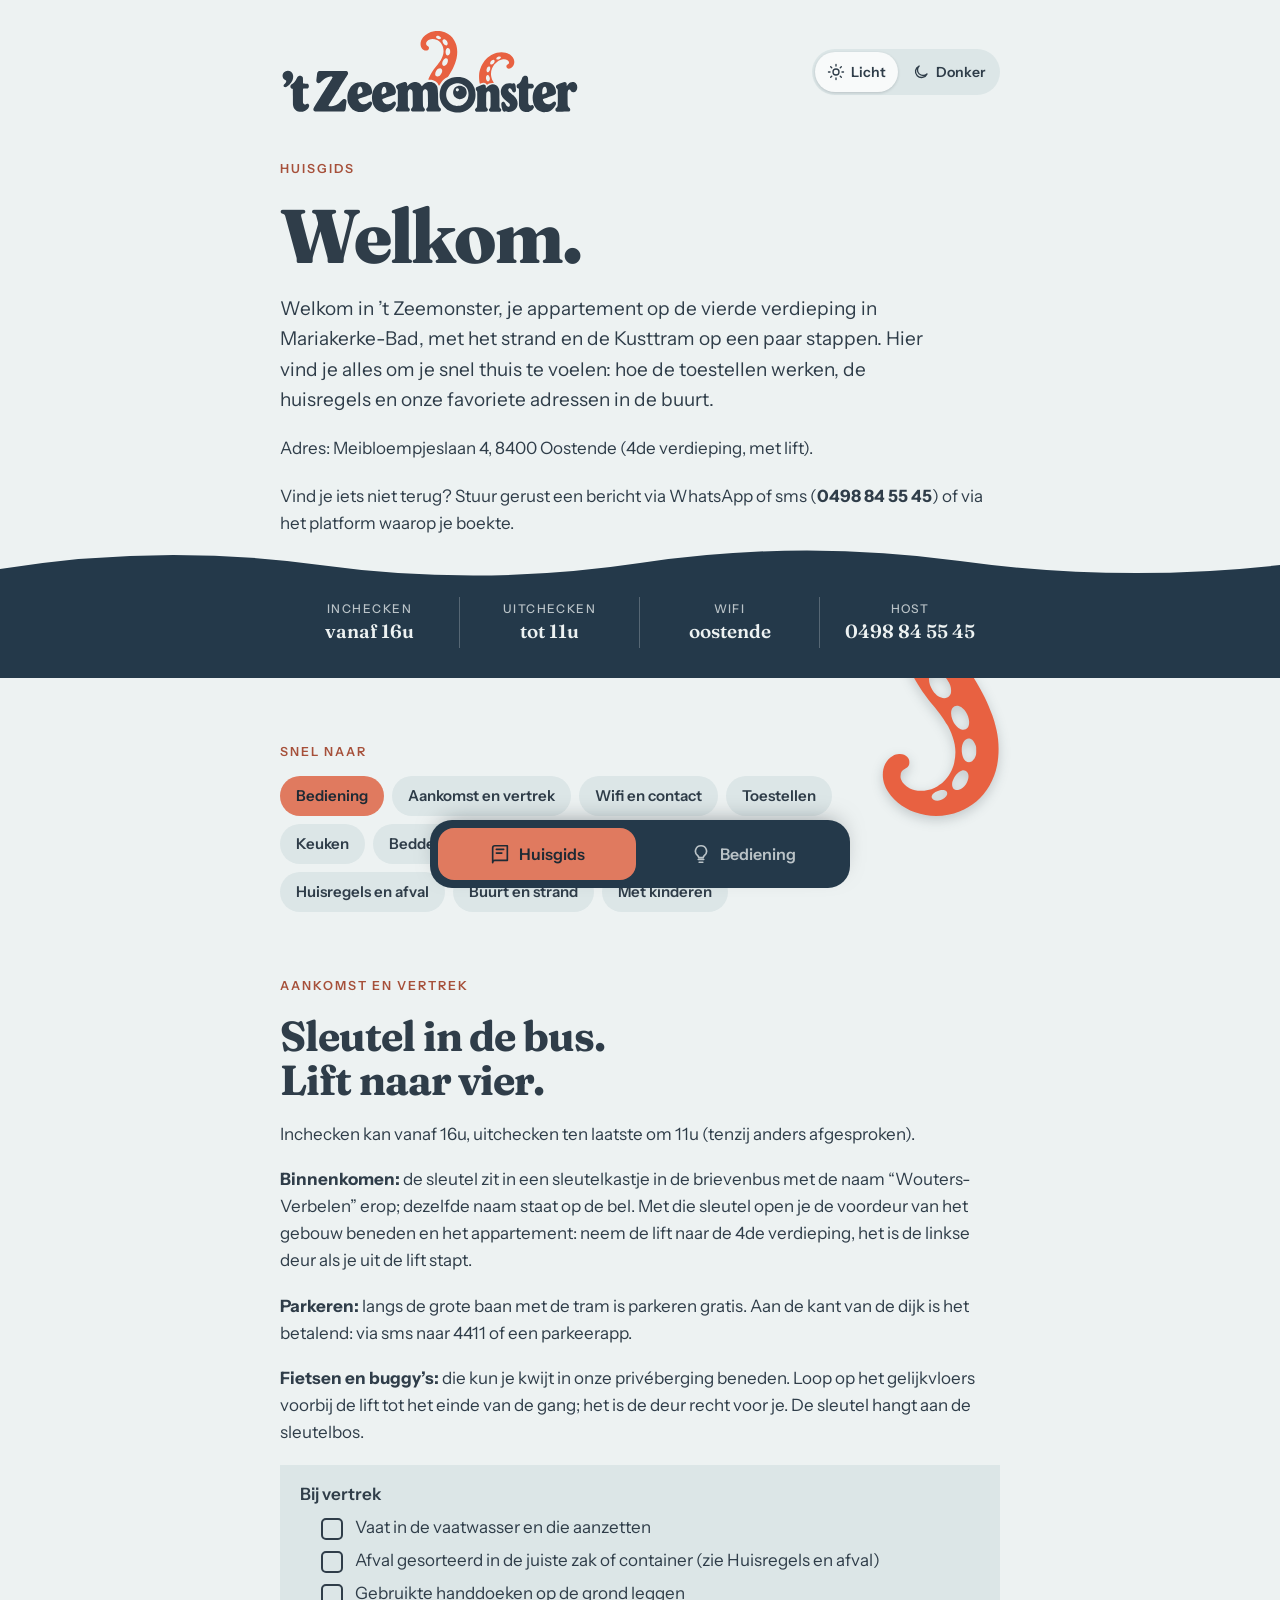
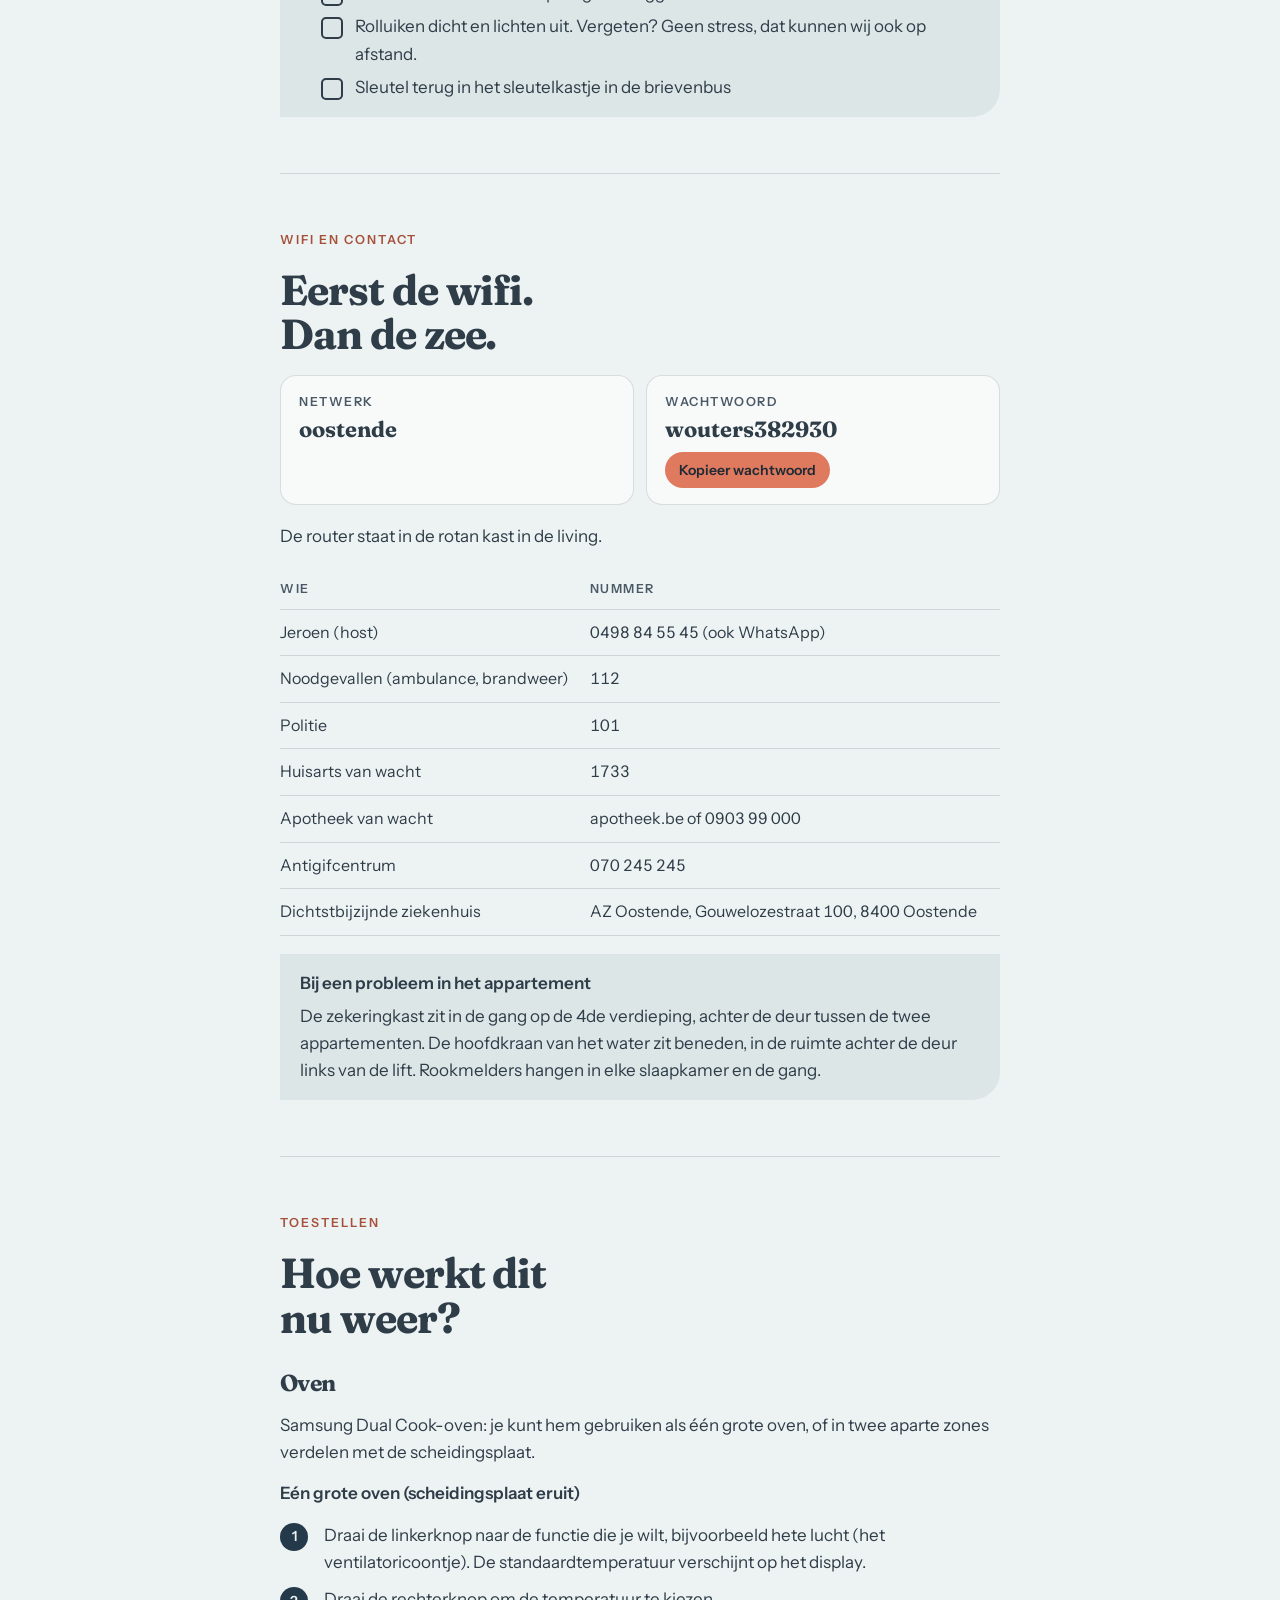
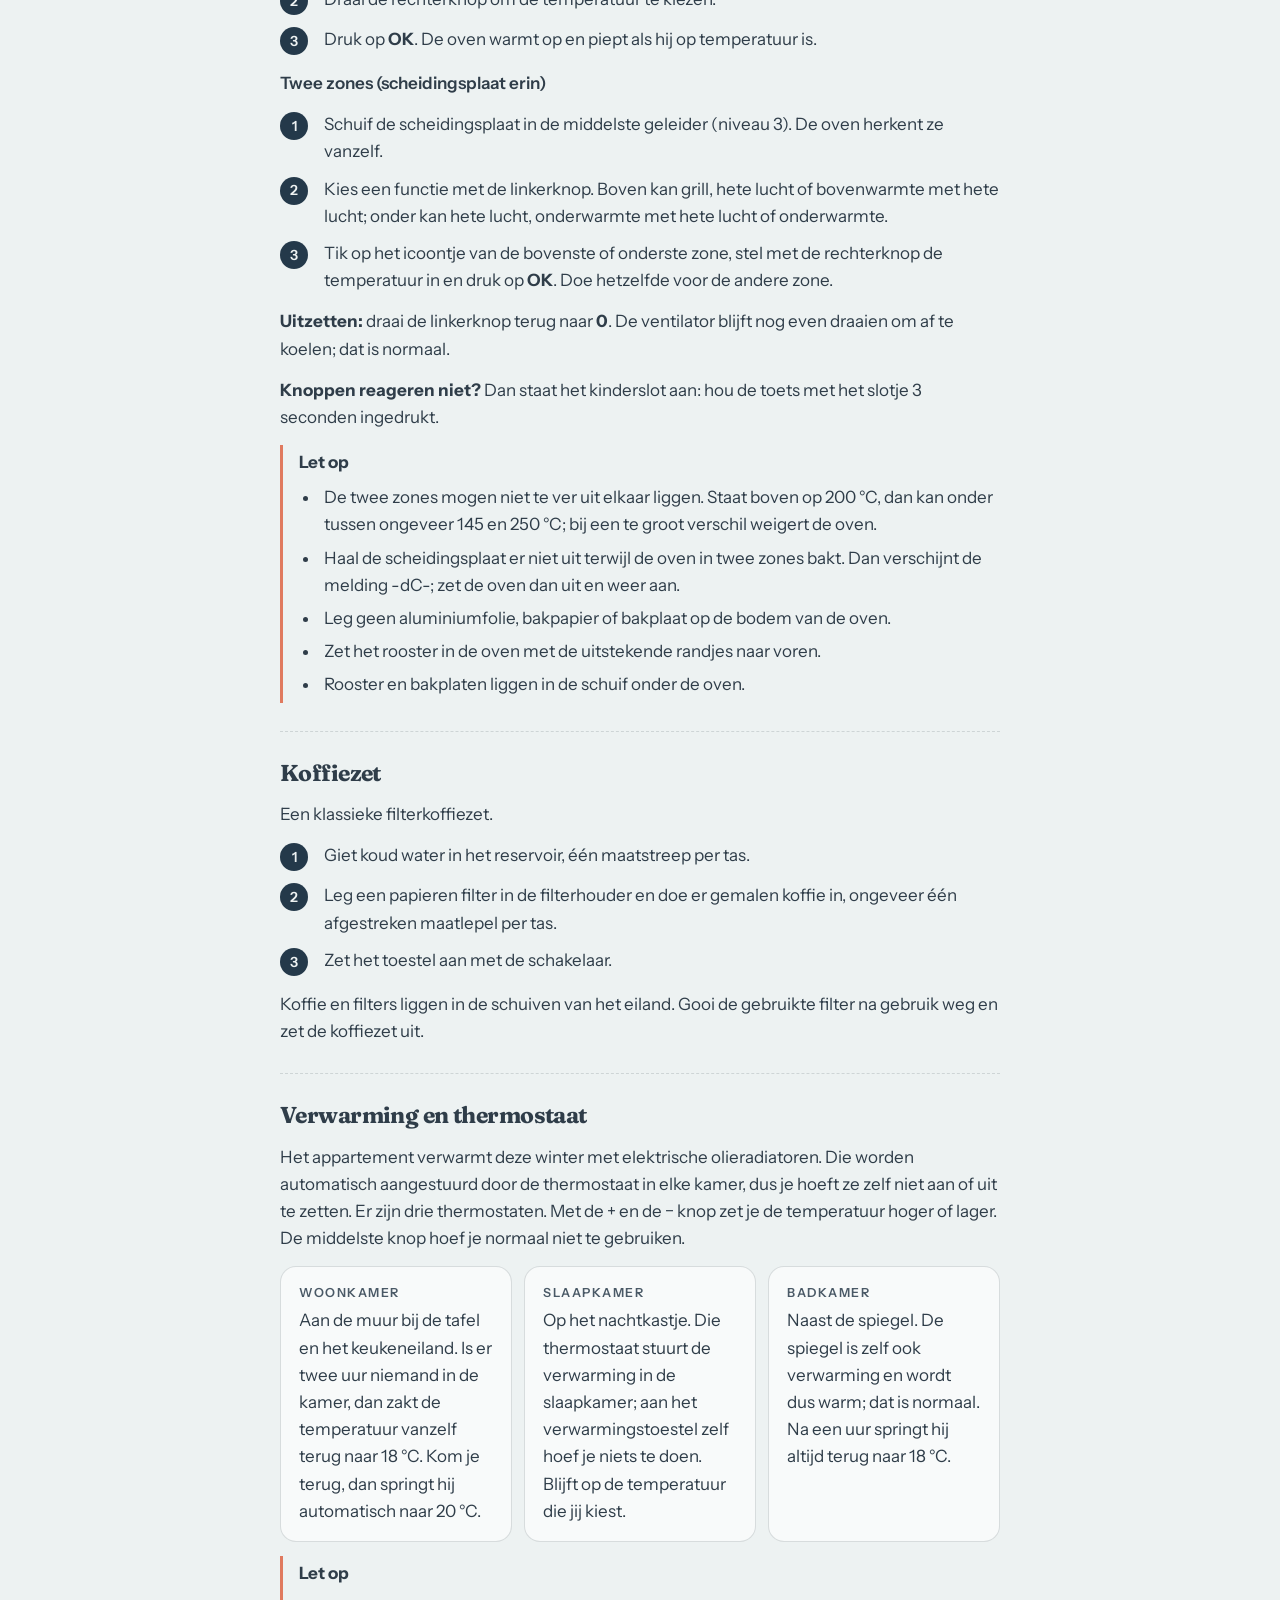
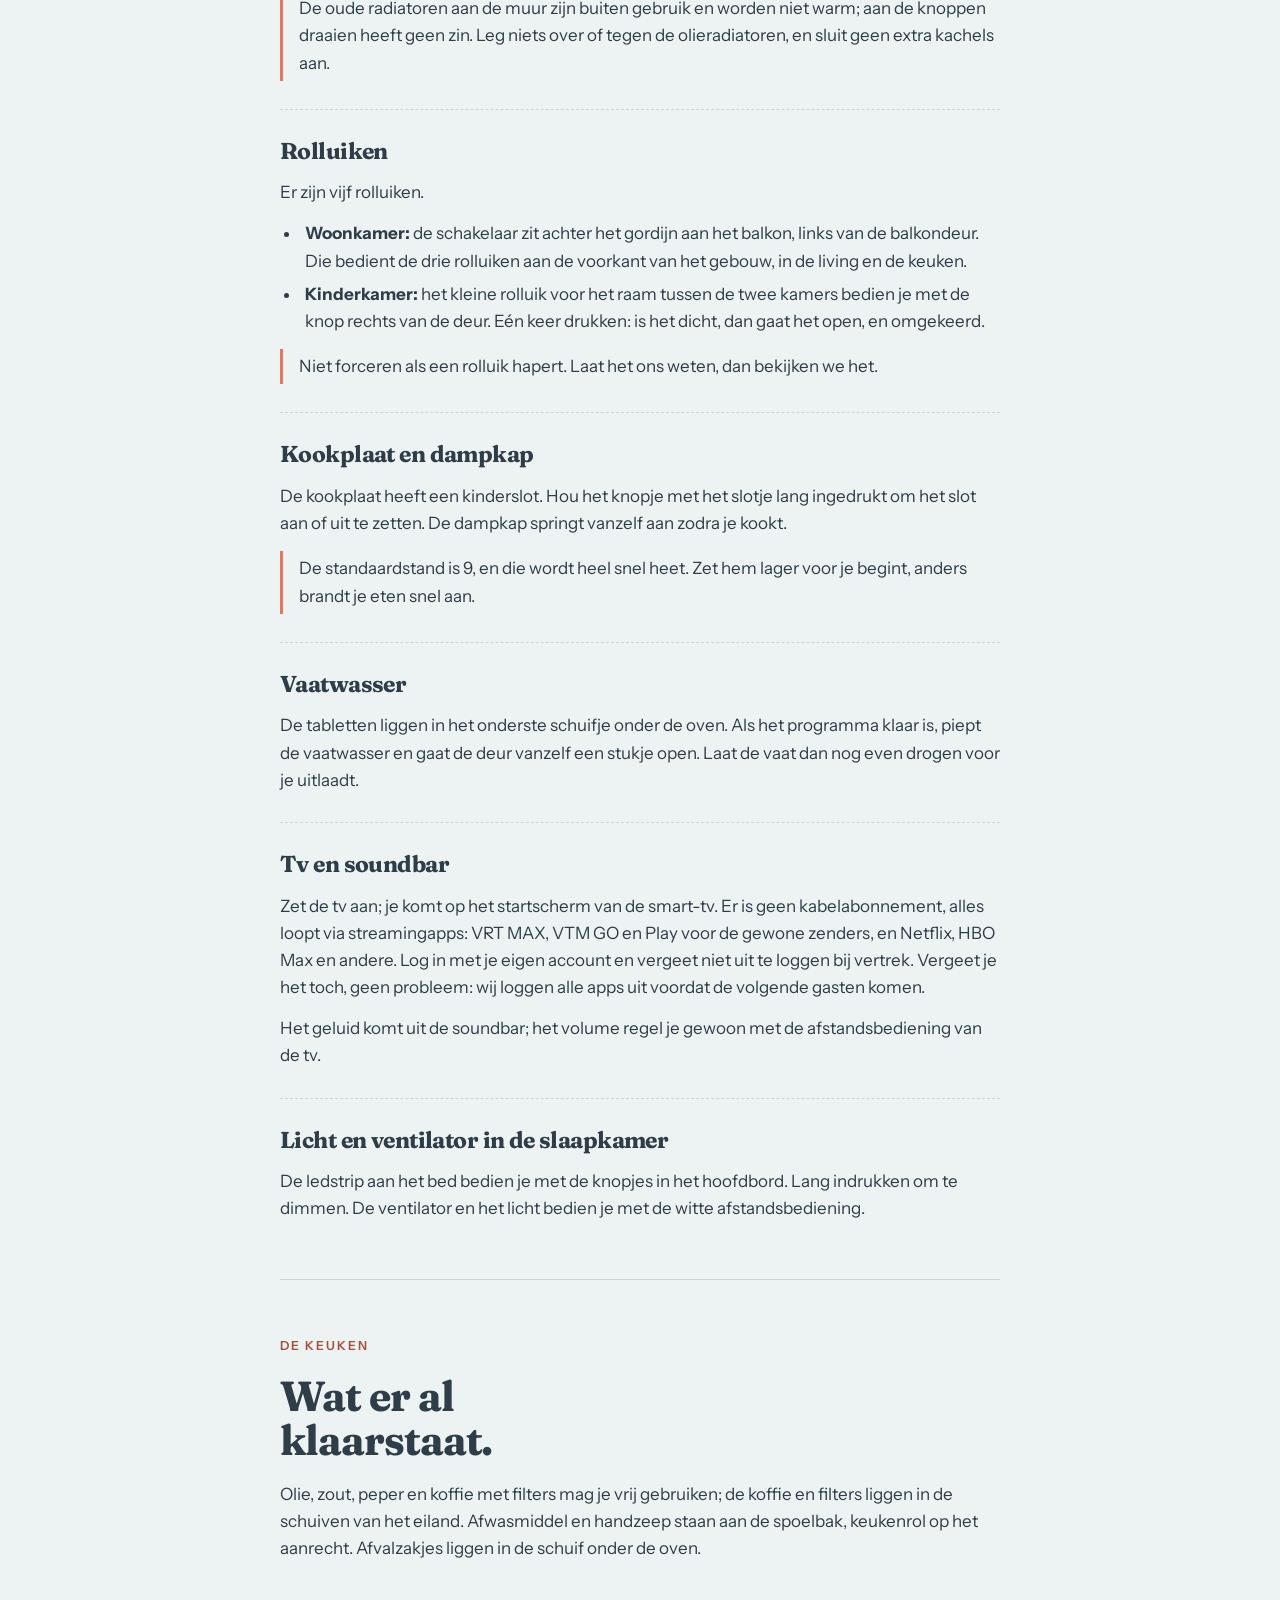
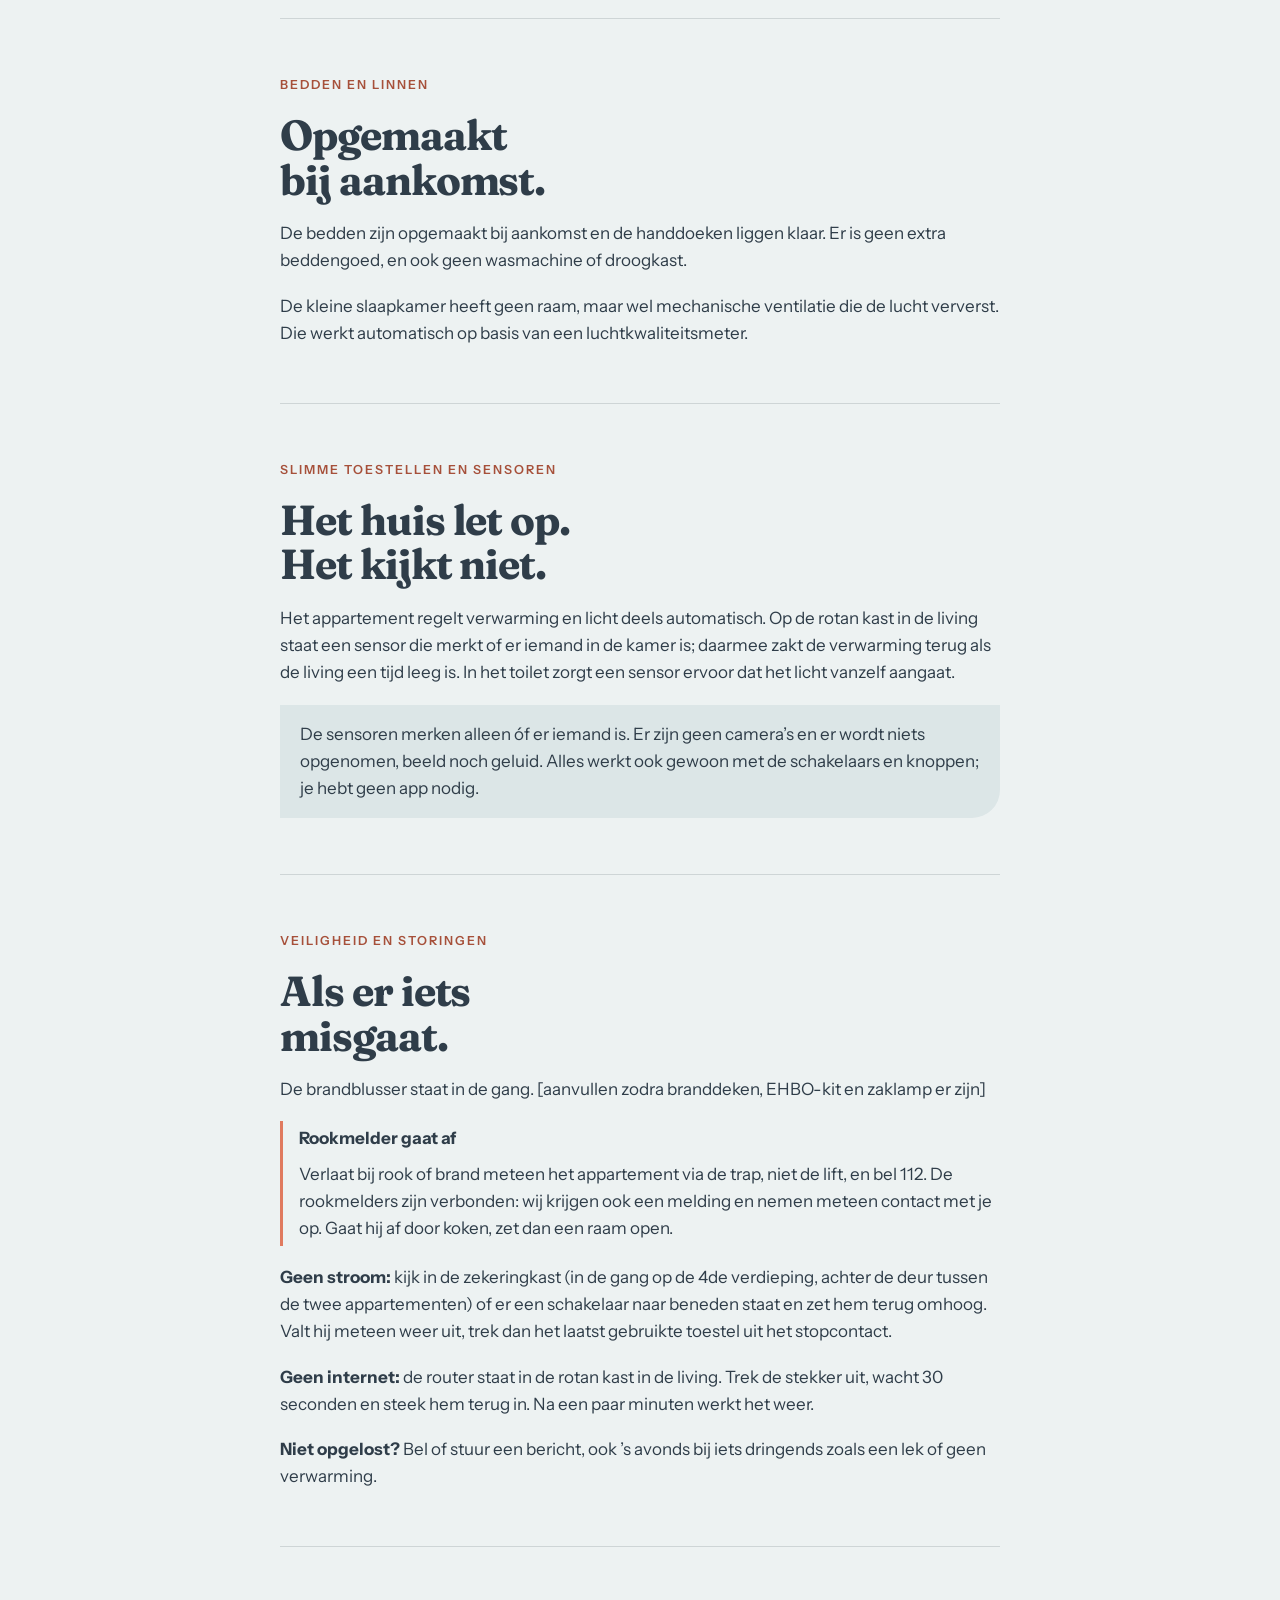
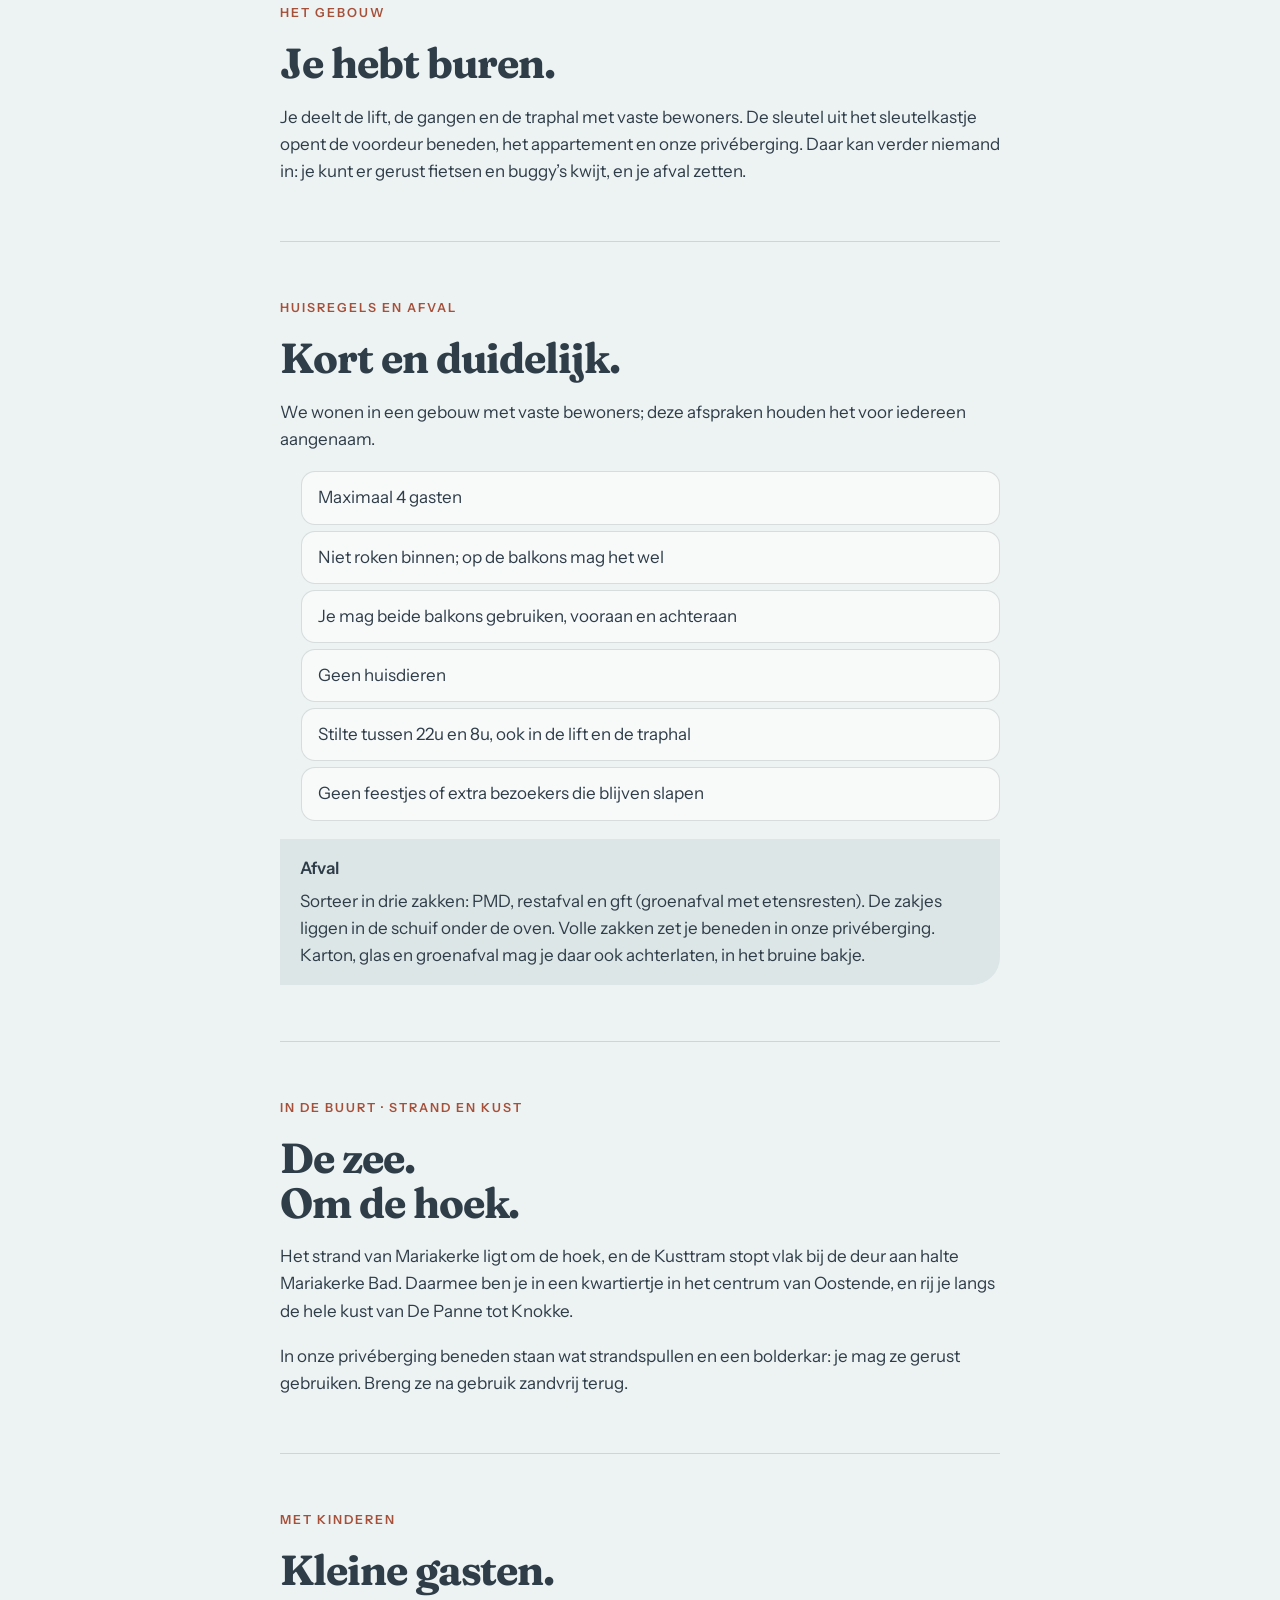
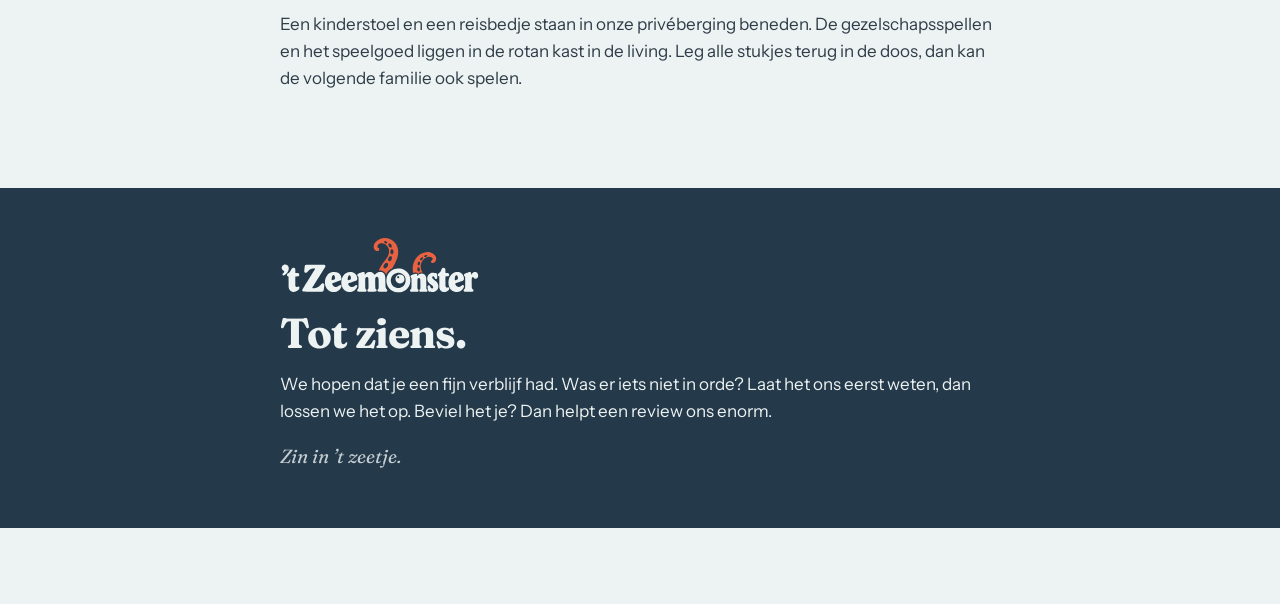
<file: www/huisgids.html>
<!doctype html><html><head><meta charset=utf8><meta name=viewport content="width=device-width,initial-scale=1,viewport-fit=cover"><style>:root{color-scheme:light;box-sizing:border-box;padding-top:env(safe-area-inset-top,0px);padding-bottom:env(safe-area-inset-bottom,0px)}html{scroll-padding-top:env(safe-area-inset-top,0px)}body{margin:0;padding:0;font:14px -apple-system,BlinkMacSystemFont,sans-serif;background:#fff;color:#000}img{max-width:100%}[hidden]:not([hidden=until-found i]){display:none!important}</style></head><body>
<title>Huisgids ’t Zeemonster</title>
<meta name="claude:viewport-fit-sides" content="cover">
<link rel="preconnect" href="https://fonts.googleapis.com">
<link rel="stylesheet" href="https://fonts.googleapis.com/css2?family=Fraunces:ital,opsz,wght,SOFT@0,9..144,400..900,0..100;1,9..144,400..900,0..100&family=Instrument+Sans:wght@400;500;600&display=swap">
<style>
/* Layout: één smalle leeskolom zoals een gids op tafel; navy band met feiten bovenaan, tentakel eronder, secties als rustige blokken met één accent */
:root{
  --bg:#EDF2F2; --surface:#DCE6E7; --card:#F8FAFA; --ink:#2F3D49; --ink-soft:#4A5966;
  --band:#24394A; --band-text:#EDF2F2; --coral:#E07A5F; --coral-ink:#1E2A34; --terra:#A6503A;
  --rule:rgba(47,61,73,.16); --mist:#B3C4C8;
  --f-display:'Fraunces',Georgia,'Times New Roman',serif;
  --f-body:'Instrument Sans','Helvetica Neue',Arial,system-ui,sans-serif;
}
@media (prefers-color-scheme: dark){:root:not([data-theme="light"]){
  --bg:#1B2A36; --surface:#22384A; --card:#263E51; --ink:#E6EEEF; --ink-soft:#B5C4CA;
  --band:#13212B; --band-text:#E6EEEF; --coral:#E8866C; --coral-ink:#1E2A34; --terra:#EE9A80;
  --rule:rgba(230,238,239,.16); --mist:#5F7884; color-scheme:dark }}
:root[data-theme="dark"]{
  --bg:#1B2A36; --surface:#22384A; --card:#263E51; --ink:#E6EEEF; --ink-soft:#B5C4CA;
  --band:#13212B; --band-text:#E6EEEF; --coral:#E8866C; --coral-ink:#1E2A34; --terra:#EE9A80;
  --rule:rgba(230,238,239,.16); --mist:#5F7884; color-scheme:dark }
*{box-sizing:border-box}
body{background:var(--bg);color:var(--ink);font-family:var(--f-body);font-size:17px;line-height:1.6;-webkit-font-smoothing:antialiased}
a{color:inherit}
:focus-visible{outline:2px solid var(--terra);outline-offset:3px;border-radius:4px}
.wrap{max-width:760px;margin:0 auto;padding-left:max(20px,env(safe-area-inset-left,0px));padding-right:max(20px,env(safe-area-inset-right,0px))}
h1,h2,h3{font-family:var(--f-display);font-variation-settings:'SOFT' 30,'WONK' 0;letter-spacing:-.025em;text-wrap:balance;margin:0}
h1{font-weight:800;font-size:clamp(44px,9vw,76px);line-height:.98}
h2{font-weight:700;font-size:clamp(30px,5.4vw,42px);line-height:1.06}
h3{font-weight:700;font-size:23px;line-height:1.2}
.label{font-size:12.5px;font-weight:600;letter-spacing:.16em;text-transform:uppercase;color:var(--terra);margin:0}
.dry{font-family:var(--f-display);font-style:italic;font-size:19px;color:var(--ink-soft);margin:0}
p{margin:0}
.logo{display:block;width:min(300px,70vw);height:auto;color:var(--ink)}
header.top{padding-block:28px 40px}
.hero{display:grid;gap:20px;margin-top:44px}
.hero p.lead{font-size:19px;max-width:34em}
/* band */
.band{position:relative;z-index:2;background:var(--band);color:var(--band-text)}
.band svg.wave{position:absolute;left:0;right:0;top:-38px;width:100%;height:40px;display:block}
.facts{display:grid;grid-template-columns:repeat(4,minmax(0,1fr));padding-block:20px 30px;font-family:var(--f-display);font-weight:600;font-size:19px;line-height:1.25;text-align:center}
.facts>div{padding:4px 10px;border-right:1px solid rgba(237,242,242,.25)}
.facts>div:last-child{border-right:0}
.facts small{display:block;font-family:var(--f-body);font-weight:500;font-size:12px;letter-spacing:.12em;text-transform:uppercase;opacity:.75;margin-bottom:4px}
.tentwrap{position:relative;z-index:1;height:0}
.tent{position:absolute;right:max(24px,calc(50% - 360px));top:-36px;width:118px;height:auto;transform-origin:50% 0;filter:drop-shadow(0 4px 6px rgba(20,33,43,.2))}
@media (prefers-reduced-motion:no-preference){.tent{animation:sway 5s ease-in-out infinite}@keyframes sway{0%,100%{transform:rotate(-3deg)}50%{transform:rotate(4deg)}}}
/* inhoud */
nav.toc{padding-block:64px 8px}
nav.toc ul{list-style:none;margin:14px 0 0;padding:0;display:flex;flex-wrap:wrap;gap:8px;max-width:calc(100% - 150px)}
nav.toc a{display:inline-flex;align-items:center;min-height:40px;padding:0 16px;border-radius:999px;background:var(--surface);text-decoration:none;font-size:15px;font-weight:600}
nav.toc a:hover{background:var(--mist)}
main{display:flex;flex-direction:column}
section.s{padding-block:56px;border-top:1px solid var(--rule);display:flex;flex-direction:column;gap:18px;scroll-margin-top:12px}
section.s:first-child{border-top:0}
.s ul,.s ol{margin:0;padding-left:1.25em;display:flex;flex-direction:column;gap:6px}
.s li{padding-left:.2em}
.note{background:var(--surface);border-radius:0 0 28px 0;padding:16px 20px;display:flex;flex-direction:column;gap:6px}
.note b{font-weight:600}
.sub{display:flex;flex-direction:column;gap:14px;padding-top:12px}
.sub+.sub{border-top:1px dashed var(--rule);padding-top:28px;margin-top:10px}
.mode{font-weight:600}
ol.steps{list-style:none;padding:0;counter-reset:st;gap:10px}
ol.steps li{counter-increment:st;position:relative;padding:0 0 0 44px;min-height:30px}
ol.steps li::before{content:counter(st);position:absolute;left:0;top:0;width:28px;height:28px;border-radius:999px;background:var(--band);color:var(--band-text);display:grid;place-items:center;font-size:14px;font-weight:600;margin-top:1px}
.check{list-style:none;padding:0}
.check li{position:relative;padding:0 0 0 34px}
.check li::before{content:"";position:absolute;left:0;top:0;width:18px;height:18px;border:2px solid var(--ink);border-radius:5px;margin-top:4px}
.key{display:grid;grid-template-columns:repeat(auto-fit,minmax(min(210px,100%),1fr));gap:12px}
.key>div{background:var(--card);border:1px solid var(--rule);border-radius:16px;padding:16px 18px;display:flex;flex-direction:column;gap:4px;min-width:0}
.key small{font-size:12.5px;font-weight:600;letter-spacing:.12em;text-transform:uppercase;color:var(--ink-soft)}
.key strong{font-family:var(--f-display);font-weight:700;font-size:22px;line-height:1.2;overflow-wrap:anywhere}
.copy{align-self:flex-start;margin-top:6px;min-height:36px;padding:0 14px;border-radius:999px;border:0;background:var(--coral);color:var(--coral-ink);font:600 14px var(--f-body);cursor:pointer}
.tablewrap{overflow-x:auto}
table{border-collapse:collapse;width:100%;font-size:16px}
th,td{text-align:left;padding:10px 12px 10px 0;border-bottom:1px solid var(--rule);vertical-align:top}
th{font-size:12.5px;font-weight:600;letter-spacing:.12em;text-transform:uppercase;color:var(--ink-soft)}
td:last-child{font-variant-numeric:tabular-nums}
.warn{border-left:3px solid var(--coral);padding:4px 0 4px 16px;display:flex;flex-direction:column;gap:8px}
.warn ul{gap:6px}
.rules{list-style:none;padding:0;display:grid;grid-template-columns:repeat(auto-fit,minmax(min(260px,100%),1fr));gap:10px}
.rules li{background:var(--card);border:1px solid var(--rule);border-radius:14px;padding:12px 16px}
footer{background:var(--band);color:var(--band-text);margin-top:40px}
footer .wrap{padding-block:48px 56px;display:flex;flex-direction:column;gap:16px}
footer .logo{color:var(--band-text);width:200px}
@media (max-width:620px){
  .facts{grid-template-columns:1fr 1fr;row-gap:14px}
  .facts>div:nth-child(2){border-right:0}
  .tent{width:84px}
  nav.toc ul{max-width:calc(100% - 96px)}
  section.s{padding-block:44px}
}
/* ===== Bediening ===== */
:root{--on:#E07A5F; --on-soft:rgba(224,122,95,.16); --on-text:#1E2A34; --tile:#F8FAFA; --tile-off:#E4ECED; --dim:#8A979F; --ok:#4E7F6A}
@media (prefers-color-scheme: dark){:root:not([data-theme="light"]){--on:#E8866C; --on-soft:rgba(232,134,108,.22); --on-text:#1E1612; --tile:#223646; --tile-off:#1E3040; --dim:#7F909A; --ok:#7FB59C}}
:root[data-theme="dark"]{--on:#E8866C; --on-soft:rgba(232,134,108,.22); --on-text:#1E1612; --tile:#223646; --tile-off:#1E3040; --dim:#7F909A; --ok:#7FB59C}
nav.toc a.toc-hot{background:var(--coral);color:var(--coral-ink)}
nav.toc a.toc-hot:hover{background:var(--coral);filter:brightness(1.05)}
#bediening-sectie{gap:22px}
.ctl-btn{font:600 15px var(--f-body);color:inherit;cursor:pointer;-webkit-tap-highlight-color:transparent}
.ctl-btn:disabled{cursor:default}
.quick{display:grid;grid-template-columns:1fr 1fr;gap:12px;margin-bottom:28px}
.quick button{min-height:96px;border-radius:22px 22px 22px 6px;border:0;background:var(--band);color:var(--band-text);display:flex;flex-direction:column;align-items:flex-start;justify-content:space-between;gap:10px;padding:16px 18px;text-align:left}
.quick button:nth-child(2){background:var(--surface);color:var(--ink);border-radius:22px 22px 6px 22px}
.quick button span.t{font-family:var(--f-display);font-weight:700;font-size:22px;line-height:1.1}
.quick button span.d{font-size:13px;opacity:.8;font-weight:500}
.quick svg{width:26px;height:26px}
.quick button:active{transform:scale(.98)}
.rooms{display:flex;flex-direction:column;gap:14px}
.room{background:var(--surface);border-radius:22px;padding:16px;display:flex;flex-direction:column;gap:12px}
.room-head{display:flex;align-items:center;justify-content:space-between;gap:10px}
.room-head h3{font-size:21px}
.room-note{display:flex;align-items:center;gap:10px;margin:0;padding:10px 14px;border:1px dashed var(--rule);border-radius:14px;background:var(--tile);font-size:14px;line-height:1.4;color:var(--ink-soft)}
.room-note .ic{width:22px;height:22px;flex-shrink:0;color:var(--ink-soft)}
.owner-tag{display:inline-block;margin-left:8px;padding:2px 10px;border-radius:999px;background:var(--band);color:var(--band-text);font-size:11px;letter-spacing:.12em;vertical-align:1px}
.owner-tag[hidden]{display:none}
.room-off{min-height:44px;padding:0 14px;border-radius:999px;border:1px solid var(--rule);background:transparent;font-size:14px}
.grid{display:grid;grid-template-columns:repeat(auto-fill,minmax(min(150px,100%),1fr));gap:10px}
.tile{position:relative;background:var(--tile);border:1px solid var(--rule);border-radius:16px;min-width:0;display:flex;flex-direction:column}
.tile.light .main{min-height:76px;border:0;background:transparent;border-radius:16px;padding:12px 14px;display:flex;flex-direction:column;align-items:flex-start;justify-content:space-between;gap:8px;text-align:left;width:100%}
.tile .ic{width:24px;height:24px;color:var(--dim)}
.tile .lbl{font-weight:600;font-size:15px;line-height:1.2}
.tile .st{font-size:13px;color:var(--ink-soft);font-weight:500}
.tile.is-on{background:var(--on-soft);border-color:transparent}
.tile.is-on .ic{color:var(--on)}
.tile.is-on .main .dot{background:var(--on);box-shadow:0 0 12px var(--on)}
.dot{position:absolute;top:14px;right:14px;width:10px;height:10px;border-radius:999px;background:var(--rule)}
.dimrow{display:flex;align-items:center;gap:8px;padding:0 14px 12px}
.dimrow input{flex:1;min-width:0;accent-color:var(--on);height:28px}
.dimrow output{font-size:12.5px;color:var(--ink-soft);min-width:34px;text-align:right;font-variant-numeric:tabular-nums}
.tile.na{opacity:.55;background:var(--tile-off)}
.tile.na .st{color:var(--ink-soft)}
.tile.cover,.tile.climate,.radio{padding:12px 14px;gap:10px}
.tile.cover{grid-column:1 / -1}
.tile.light:not(.is-on) .dimrow{display:none}
.radio .ic{width:24px;height:24px;color:var(--ink-soft)}
.seg{display:grid;grid-template-columns:repeat(3,1fr);gap:6px}
.seg button{min-height:44px;border-radius:12px;border:1px solid var(--rule);background:transparent;font-size:14px}
.seg button[aria-pressed="true"]{background:var(--band);color:var(--band-text);border-color:transparent}
.bar{height:6px;border-radius:999px;background:var(--tile-off);overflow:hidden}
.bar i{display:block;height:100%;background:var(--ink-soft);border-radius:999px;transition:width .4s}
.tile.climate{grid-column:1 / -1}
.clim{display:grid;grid-template-columns:minmax(0,1fr) auto;align-items:center;gap:12px}
.clim .now{font-family:var(--f-display);font-weight:700;font-size:40px;line-height:1;font-variant-numeric:tabular-nums}
.clim .now{white-space:nowrap}.clim .now small{font-size:18px}
.clim .set{display:flex;align-items:center;gap:8px;justify-self:end}
.clim .set button{width:48px;height:48px;border-radius:999px;border:1px solid var(--rule);background:transparent;font-size:22px;line-height:1}
.clim .set output{min-width:64px;text-align:center;font-weight:600;font-size:18px;font-variant-numeric:tabular-nums}
.clim-foot{display:flex;align-items:center;justify-content:space-between;gap:10px}
.heat{font-size:13px;font-weight:600;color:var(--on);display:inline-flex;align-items:center;gap:6px}
.heat::before{content:"";width:8px;height:8px;border-radius:999px;background:var(--on)}
.idle{font-size:13px;color:var(--ink-soft)}
.toggle{min-height:44px;padding:0 16px;border-radius:999px;border:1px solid var(--rule);background:transparent;font-size:14px}
.toggle[aria-pressed="true"]{background:var(--on);color:var(--on-text);border-color:transparent}
.radio{background:var(--tile);border:1px solid var(--rule);border-radius:16px;display:flex;flex-direction:column}
.stations{display:flex;flex-wrap:wrap;gap:8px}
.stations button{min-height:44px;padding:0 14px;border-radius:999px;border:1px solid var(--rule);background:transparent;font-size:14px}
.stations button[aria-pressed="true"]{background:var(--on);color:var(--on-text);border-color:transparent}
.radio-row{display:flex;align-items:center;justify-content:space-between;gap:10px;flex-wrap:wrap}
.vol{display:flex;align-items:center;gap:8px}
.vol button{width:44px;height:44px;border-radius:999px;border:1px solid var(--rule);background:transparent;font-size:20px}
.vol output{min-width:44px;text-align:center;font-weight:600;font-variant-numeric:tabular-nums}
.playing{font-size:13px;color:var(--ink-soft)}
.offline{background:var(--surface);border-radius:0 0 28px 0;padding:20px;display:flex;flex-direction:column;gap:8px}
.offline b{font-family:var(--f-display);font-size:22px;font-weight:700}
.skel{display:flex;flex-direction:column;gap:12px}
.skel i{display:block;height:84px;border-radius:18px;background:var(--surface)}
.skel i:nth-child(1){height:96px}
@media (prefers-reduced-motion:no-preference){.skel i{animation:pulse 1.4s ease-in-out infinite}.skel i:nth-child(2){animation-delay:.15s}.skel i:nth-child(3){animation-delay:.3s}@keyframes pulse{50%{opacity:.5}}}
.toast{position:fixed;left:50%;transform:translateX(-50%);bottom:calc(84px + env(safe-area-inset-bottom,0px));z-index:30;background:var(--band);color:var(--band-text);border-radius:16px;padding:10px 10px 10px 16px;display:flex;align-items:center;gap:12px;box-shadow:0 12px 30px -10px rgba(10,20,28,.5);width:min(440px,calc(100% - 32px));justify-content:space-between;font-size:15px}
.toast button{white-space:nowrap;flex-shrink:0}
.toast button{min-height:40px;padding:0 14px;border-radius:999px;border:0;background:var(--coral);color:var(--coral-ink)}
.fab{position:fixed;z-index:20;right:max(16px,calc(env(safe-area-inset-right,0px) + 16px));bottom:calc(16px + env(safe-area-inset-bottom,0px));display:inline-flex;align-items:center;gap:8px;min-height:52px;padding:0 20px 0 16px;border-radius:999px;background:var(--coral);color:var(--coral-ink);text-decoration:none;font:600 16px var(--f-body);box-shadow:0 10px 24px -8px rgba(20,33,43,.45);transition:opacity .25s,transform .25s}
.fab svg{width:22px;height:22px}
.fab.hide{opacity:0;transform:translateY(12px);pointer-events:none}
.demo{border:1px dashed var(--rule);border-radius:14px;padding:12px 14px;display:flex;flex-direction:column;gap:8px;font-size:13px;color:var(--ink-soft)}
.demo div{display:flex;flex-wrap:wrap;gap:6px}
.demo button{min-height:36px;padding:0 12px;border-radius:999px;border:1px solid var(--rule);background:transparent;font:600 13px var(--f-body);color:var(--ink);cursor:pointer}
.demo button[aria-pressed="true"]{background:var(--ink);color:var(--bg)}
.sr{position:absolute;width:1px;height:1px;padding:0;margin:-1px;overflow:hidden;clip:rect(0 0 0 0);white-space:nowrap;border:0}
.gate{background:var(--surface);border-radius:0 0 28px 0;padding:22px 20px;display:flex;flex-direction:column;gap:8px}
.gate b{font-family:var(--f-display);font-variation-settings:'SOFT' 30,'WONK' 0;letter-spacing:-.02em;font-size:26px;font-weight:700;line-height:1.15}
.gate p{margin:0}
.gate-ic{width:44px;height:44px;border-radius:999px;background:var(--band);color:var(--band-text);display:grid;place-items:center}
.gate-ic .ic{width:22px;height:22px;color:inherit}
.gate-row{display:flex;gap:8px;margin-top:6px;flex-wrap:wrap}
.gate input{flex:1 1 180px;min-width:0;min-height:52px;padding:0 16px;border-radius:14px;border:1px solid var(--rule);background:var(--card);color:var(--ink);font:600 19px var(--f-body);letter-spacing:.06em;text-transform:uppercase}
.gate input:focus-visible{outline:2px solid var(--coral);outline-offset:2px}
.gate input[aria-invalid="true"]{border-color:var(--terra)}
.gate button{min-height:52px;padding:0 22px;border-radius:999px;border:0;background:var(--coral);color:var(--coral-ink);font-size:16px}
.gate button:disabled{opacity:.6}
.gate-err{min-height:1.6em;color:var(--terra);font-weight:600;font-size:15px}
.gate-again{align-self:flex-start;margin-top:6px;min-height:44px;padding:0 16px;border-radius:999px;border:1px solid var(--rule);background:transparent}
@media (prefers-color-scheme: dark){:root:not([data-theme="light"]) .gate-err{color:var(--coral)}}
:root[data-theme="dark"] .gate-err{color:var(--coral)}
@media (min-width:700px){.quick button{min-height:110px}.tile.climate,.tile.cover{grid-column:span 2}}

/* weergaves + tabbalk */
body{padding-bottom:calc(76px + env(safe-area-inset-bottom,0px))}
.tabbar{position:fixed;z-index:25;left:0;right:0;bottom:0;display:grid;grid-template-columns:1fr 1fr;gap:8px;background:var(--band);padding:8px max(12px,env(safe-area-inset-right,0px)) calc(8px + env(safe-area-inset-bottom,0px)) max(12px,env(safe-area-inset-left,0px));box-shadow:0 -8px 24px -12px rgba(10,20,28,.5)}
.tabbar a{display:flex;align-items:center;justify-content:center;gap:8px;min-height:52px;border-radius:16px;color:var(--band-text);text-decoration:none;font:600 16px var(--f-body);opacity:.75}
.tabbar a svg{width:22px;height:22px}
.tabbar a[aria-current="page"]{background:var(--coral);color:var(--coral-ink);opacity:1}
.ctl-top{padding-block:20px 0}
.logo-sm{width:150px}
.ctl-sec{border-top:0;padding-block:28px 40px}
.toast{bottom:calc(88px + env(safe-area-inset-bottom,0px))}
@media (min-width:700px){.tabbar{left:50%;right:auto;transform:translateX(-50%);bottom:calc(12px + env(safe-area-inset-bottom,0px));width:420px;border-radius:22px;padding:8px}}

.toprow{display:flex;align-items:center;justify-content:space-between;gap:12px}
.toprow .logo{flex:1 1 auto;min-width:0;max-width:min(300px,58vw)}
.toprow .logo-sm{max-width:150px}
.theme{display:inline-flex;flex-shrink:0;padding:3px;gap:2px;border-radius:999px;background:var(--surface)}
.theme button{display:inline-flex;align-items:center;gap:6px;min-height:40px;padding:0 12px;border:0;border-radius:999px;background:transparent;color:var(--ink);font:600 14px var(--f-body);cursor:pointer}
.theme button svg{width:18px;height:18px}
.theme button[aria-pressed="true"]{background:var(--card);box-shadow:0 1px 3px rgba(20,33,43,.18)}
@media (max-width:400px){.theme button{padding:0 10px}.theme button span{display:none}}
</style>

<div id="view-gids">
<header class="top wrap">
  <div class="toprow"><svg class="logo" viewBox="4 17 1188 346" role="img" aria-label="’t Zeemonster"><path fill="#E86141" fill-rule="evenodd" d="M632.39 243.29C626.74 232.04 616.60 224.53 604.12 222.37C601.84 221.97 594.23 221.81 592.96 222.13C592.54 222.23 592.19 222.15 591.93 221.89C590.80 220.76 597.46 205.71 603.70 195.25C609.61 185.37 614.73 178.28 624.38 166.62C630.01 159.83 635.94 151.85 638.25 148.00C639.12 146.56 640.13 144.92 640.51 144.36C643.26 140.33 645.87 134.83 648.16 128.25C652.11 116.89 652.72 107.62 650.26 95.88C648.37 86.81 643.33 77.89 636.36 71.27C634.22 69.24 628.51 65.34 625.88 64.11C615.35 59.20 603.06 58.81 594.51 63.10C588.96 65.89 584.89 70.11 583.36 74.63C582.76 76.42 582.70 76.90 582.80 79.25C582.99 83.74 584.44 85.96 588.51 88.01C592.61 90.06 593.87 91.98 593.87 96.12C593.88 99.14 593.32 100.57 591.30 102.78C588.80 105.51 585.52 106.67 580.94 106.44C577.74 106.27 575.81 105.68 572.89 103.95C564.84 99.17 560.50 90.87 560.50 80.23C560.50 71.06 563.76 62.72 570.77 54.00C580.75 41.57 595.89 33.11 614.12 29.77C628.12 27.22 643.49 28.80 656.75 34.17C672.59 40.58 686.20 52.28 694.24 66.39C699.33 75.33 702.11 82.74 704.12 92.75C706.74 105.79 706.48 122.70 703.47 135.85C701.28 145.38 700.37 148.58 697.83 155.61C692.39 170.67 685.56 184.41 674.51 202.50C669.28 211.07 670.07 210.16 666.09 212.24C655.93 217.57 648.65 224.00 641.07 234.38C639.25 236.86 638.43 238.22 635.39 243.81C634.12 246.15 633.80 246.09 632.39 243.29ZM823.42 241.32C823.12 240.95 822.03 239.78 821.00 238.74C815.78 233.45 807.89 232.89 798.55 237.15C796.16 238.24 795.62 238.25 795.28 237.19C792.80 229.49 791.50 210.13 792.73 199.38C793.50 192.73 793.63 191.96 794.91 186.77C796.06 182.12 798.83 173.58 799.88 171.50C800.19 170.88 800.93 169.20 801.52 167.77C804.63 160.26 812.43 148.68 819.64 140.88C821.70 138.65 823.10 137.34 829.16 131.95C832.78 128.75 839.60 124.25 845.00 121.51C862.29 112.75 881.07 110.34 897.89 114.73C912.92 118.66 925.63 129.00 929.86 140.75C932.86 149.06 932.72 155.47 929.38 163.69C928.21 166.56 926.10 169.62 923.82 171.75C918.76 176.48 915.53 178.00 910.56 178.00C904.32 178.00 900.26 174.34 900.56 168.98C900.74 165.65 902.01 163.87 905.57 161.97C909.42 159.92 911.00 157.60 911.00 154.00C911.00 145.88 900.22 139.57 888.36 140.75C881.76 141.40 871.93 144.97 867.16 148.43C855.10 157.18 848.46 165.46 843.54 177.88C839.30 188.59 838.47 199.43 841.02 210.77C842.69 218.22 844.44 222.64 848.51 229.64C849.88 232.00 851.00 234.10 851.00 234.31C851.00 234.65 850.45 234.68 846.73 234.56C840.69 234.37 836.29 235.08 832.33 236.88C830.57 237.68 825.60 240.90 824.99 241.63C824.54 242.18 824.03 242.08 823.42 241.32ZM830.33 228.10C834.85 226.56 836.32 218.64 833.60 210.52C832.75 207.98 830.60 204.78 829.06 203.75C826.73 202.20 823.51 203.05 821.76 205.69C817.53 212.08 819.82 224.56 825.80 227.65C827.59 228.58 828.63 228.68 830.33 228.10ZM631.45 208.50C634.51 207.30 636.56 205.73 639.02 202.68C644.27 196.18 646.31 191.50 646.29 186.00C646.27 183.10 645.86 181.65 644.54 179.90C639.81 173.63 629.27 176.57 623.41 185.79C619.54 191.88 617.83 198.07 618.78 202.55C620.03 208.45 625.27 210.90 631.45 208.50ZM829.86 191.15C833.79 188.85 836.59 182.73 836.57 176.50C836.55 172.65 835.61 170.58 833.40 169.51C828.24 167.02 822.35 173.88 821.82 183.00C821.43 189.76 825.38 193.77 829.86 191.15ZM656.61 166.51C662.78 164.38 668.44 155.68 668.92 147.58C669.33 140.73 666.72 136.91 661.61 136.88C659.78 136.88 659.43 136.96 657.72 137.80C651.73 140.76 646.81 149.05 646.33 157.00C645.88 164.34 650.50 168.61 656.61 166.51ZM844.71 160.98C847.70 159.52 851.99 154.74 853.42 151.26C854.09 149.63 854.20 146.87 853.65 145.80C850.52 139.81 839.83 144.94 836.74 153.91C834.67 159.91 839.02 163.76 844.71 160.98ZM869.75 141.50C873.51 140.20 876.57 138.08 878.04 135.76C880.46 131.96 876.16 128.92 870.25 130.27C866.44 131.14 861.41 135.01 860.78 137.57C860.29 139.59 861.03 141.25 862.75 141.99C863.79 142.43 867.90 142.14 869.75 141.50ZM671.16 125.26C673.52 124.22 675.50 121.57 677.03 117.38C677.84 115.16 677.85 115.06 677.86 110.75C677.87 107.15 677.79 106.09 677.40 104.75C675.11 96.97 669.22 93.82 664.40 97.79C659.39 101.92 657.99 115.08 661.88 121.50C664.23 125.38 667.68 126.78 671.16 125.26ZM664.87 85.14C672.32 80.78 666.14 63.99 656.12 61.38C650.93 60.03 647.20 63.35 647.56 68.98C647.71 71.29 648.12 72.54 649.94 76.25C652.16 80.77 656.51 84.86 660.07 85.77C661.50 86.14 663.65 85.86 664.87 85.14ZM638.94 60.53C644.01 57.94 640.89 51.49 633.12 48.50C630.77 47.59 626.65 47.62 624.72 48.57C620.98 50.40 620.91 54.49 624.57 57.22C626.79 58.88 631.03 60.69 633.62 61.09C635.21 61.33 637.93 61.05 638.94 60.53Z"/><path fill="currentColor" fill-rule="evenodd" d="M700.62 351.73C690.77 350.97 681.98 348.49 672.70 343.85C655.99 335.49 643.06 319.11 638.23 300.18C634.95 287.35 635.43 270.20 639.38 258.12C644.48 242.55 653.03 231.25 666.65 222.06C676.37 215.50 690.90 211.24 704.88 210.84C719.10 210.43 731.06 212.93 742.87 218.80C751.22 222.94 760.67 231.55 766.37 240.21C770.03 245.76 773.74 253.47 775.47 259.12C778.51 269.12 779.27 284.29 777.24 294.88C775.96 301.52 773.80 307.97 770.95 313.62C765.00 325.43 758.04 333.24 747.00 340.49C734.65 348.61 716.66 352.97 700.62 351.73ZM412.38 350.22C393.38 348.42 377.76 335.41 371.36 316.07C367.65 304.84 367.05 288.71 369.87 275.62C371.42 268.42 373.37 263.35 377.02 256.96C386.35 240.60 402.60 231.00 420.93 231.00C430.49 231.00 439.55 233.59 446.43 238.29C449.21 240.19 454.20 245.13 456.03 247.81C459.92 253.50 462.67 261.67 462.93 268.38C463.14 273.77 462.32 276.40 459.53 279.23C457.30 281.50 455.45 282.37 445.62 285.76C432.13 290.41 426.52 292.34 420.38 294.42C412.10 297.22 409.87 298.11 409.37 298.83C408.32 300.33 409.64 304.65 412.45 308.93C418.43 318.02 427.30 321.38 437.62 318.47C442.20 317.18 444.06 316.07 448.58 311.97C452.72 308.21 455.24 307.19 458.25 308.08C463.65 309.67 464.66 316.33 460.61 323.70C459.35 325.99 455.08 332.12 453.62 333.72C451.45 336.11 446.21 340.74 443.98 342.23C435.27 348.08 422.87 351.21 412.38 350.22ZM1048.00 350.22C1040.88 349.66 1032.92 346.90 1026.76 342.83C1022.72 340.18 1017.67 335.08 1014.79 330.77C1004.89 315.97 1001.78 293.65 1006.86 273.86C1009.98 261.72 1016.90 249.75 1024.36 243.62C1031.20 237.99 1036.41 235.08 1043.55 232.91C1051.68 230.43 1063.11 230.49 1070.50 233.05C1075.22 234.68 1080.09 237.32 1083.08 239.86C1091.36 246.89 1096.53 257.73 1096.93 268.88C1097.13 274.56 1096.36 277.08 1093.57 279.87C1091.46 281.99 1090.19 282.61 1082.38 285.37C1080.72 285.95 1077.80 286.99 1075.88 287.69C1073.95 288.39 1071.36 289.29 1070.12 289.71C1068.89 290.12 1065.91 291.15 1063.50 291.99C1061.09 292.84 1057.21 294.15 1054.88 294.92C1049.86 296.57 1046.43 297.99 1045.57 298.80C1043.06 301.15 1049.23 312.36 1055.20 316.28C1058.96 318.74 1062.41 319.65 1067.21 319.43C1073.89 319.12 1078.37 316.98 1084.16 311.33C1086.83 308.73 1088.38 307.91 1090.64 307.91C1093.27 307.91 1095.38 309.35 1096.60 311.99C1097.38 313.68 1097.33 317.98 1096.52 320.25C1093.59 328.36 1084.72 339.01 1077.08 343.59C1071.10 347.17 1062.90 349.76 1056.38 350.12C1054.86 350.20 1053.01 350.31 1052.25 350.36C1051.49 350.41 1049.58 350.34 1048.00 350.22ZM314.34 349.61C296.82 347.12 283.44 336.33 275.52 318.31C272.32 311.01 270.78 302.52 270.76 292.09C270.75 284.68 271.37 279.55 273.15 272.48C274.94 265.33 278.61 257.80 283.47 251.25C285.36 248.71 292.38 241.78 294.45 240.42C299.75 236.93 304.83 234.51 310.01 233.02C323.99 228.99 336.90 229.87 348.62 235.64C352.57 237.58 354.54 239.03 358.07 242.62C363.25 247.89 366.00 253.32 367.58 261.38C368.98 268.49 369.02 271.58 367.76 275.16C366.88 277.65 363.93 280.66 361.49 281.55C360.88 281.77 358.41 282.65 356.00 283.50C353.59 284.35 350.05 285.61 348.12 286.31C346.20 287.01 341.08 288.73 336.75 290.13C322.85 294.64 316.01 297.17 314.62 298.32C313.70 299.08 313.69 299.11 313.82 300.52C314.06 303.18 317.09 308.95 319.81 311.91C324.44 316.98 331.28 319.84 337.67 319.40C344.14 318.95 349.21 316.55 354.79 311.30C358.19 308.10 359.78 307.46 363.02 307.98C367.27 308.67 369.66 313.42 368.36 318.59C367.29 322.89 363.97 328.74 360.34 332.77C351.90 342.12 342.91 347.14 330.62 349.39C327.46 349.97 317.77 350.10 314.34 349.61ZM975.25 349.75C969.92 348.86 965.84 347.35 962.25 344.93C957.43 341.68 953.19 335.46 951.64 329.38C950.20 323.72 950.22 324.20 950.30 289.86C950.39 253.55 950.68 257.36 947.69 256.50C944.11 255.47 942.80 254.50 941.66 252.03C940.77 250.12 940.88 245.41 941.85 243.31C942.64 241.60 943.96 240.23 945.89 239.11C948.33 237.70 952.75 234.20 954.33 232.43C956.22 230.32 959.50 225.15 960.36 222.93C960.69 222.07 961.60 219.52 962.38 217.25C963.17 214.98 963.97 212.79 964.18 212.38C968.22 204.39 981.34 204.00 985.25 211.75C986.50 214.23 986.54 214.61 986.84 225.56C987.12 235.99 987.12 235.99 987.82 236.68C988.51 237.38 988.51 237.38 995.45 237.50C1002.39 237.62 1002.39 237.62 1004.05 238.45C1011.06 241.90 1010.93 253.22 1003.86 256.02C1002.47 256.57 1001.94 256.61 995.74 256.74C989.97 256.86 989.01 256.93 988.43 257.32C986.88 258.33 986.98 256.36 986.98 285.91C986.99 303.21 987.08 313.36 987.24 314.22C988.13 318.90 989.99 321.85 992.94 323.28C994.75 324.17 997.21 324.07 1000.12 323.00C1002.83 322.01 1004.00 321.96 1005.61 322.77C1009.08 324.50 1010.59 329.03 1009.11 333.32C1008.15 336.11 1004.54 340.56 1001.27 342.98C999.40 344.37 993.22 347.54 990.90 348.30C986.89 349.62 978.90 350.36 975.25 349.75ZM907.88 349.59C905.32 349.20 902.96 348.61 901.41 347.96C898.14 346.58 898.29 346.60 896.38 347.52C893.10 349.10 890.39 348.79 887.98 346.57C885.95 344.68 885.01 342.68 883.63 337.25C880.21 323.77 879.61 316.60 881.63 313.12C883.16 310.48 885.34 309.17 888.17 309.20C891.86 309.23 893.36 310.59 896.15 316.43C899.27 322.97 901.57 325.90 905.05 327.76C909.27 330.01 913.38 328.11 914.25 323.50C914.57 321.81 914.20 319.53 913.37 318.10C911.71 315.24 909.16 312.90 901.50 307.22C881.87 292.66 875.20 278.16 879.77 260.00C882.21 250.30 889.10 242.35 898.59 238.29C905.60 235.29 914.45 234.86 921.32 237.18C924.02 238.09 924.02 238.09 925.67 237.24C930.47 234.79 934.72 236.88 936.33 242.50C937.54 246.72 938.97 261.47 938.51 265.03C937.84 270.29 935.00 273.01 930.53 272.69C927.07 272.45 925.17 270.63 923.38 265.86C920.90 259.26 917.76 255.94 914.00 255.92C909.05 255.88 906.54 261.18 909.06 266.30C910.28 268.76 912.52 271.16 917.08 274.87C919.03 276.46 921.48 278.46 922.52 279.32C923.57 280.17 925.31 281.55 926.39 282.38C927.48 283.20 930.23 285.73 932.52 288.00C937.07 292.52 938.95 295.05 941.44 300.01C946.96 311.01 946.15 325.49 939.45 335.31C934.47 342.62 927.07 347.38 918.00 349.13C915.94 349.53 909.39 349.83 907.88 349.59ZM81.25 349.10C73.60 348.17 66.25 343.93 61.61 337.78C58.60 333.78 56.94 329.80 55.81 323.88C55.15 320.38 55.15 320.38 55.01 289.54C54.88 258.71 54.88 258.71 54.21 258.14C53.81 257.79 52.90 257.44 51.91 257.26C45.51 256.05 42.89 248.55 46.82 242.71C47.92 241.07 48.97 240.18 51.43 238.80C53.86 237.43 58.26 233.87 60.20 231.68C63.83 227.59 65.95 224.29 69.74 216.80C72.98 210.38 73.77 209.38 76.76 207.92C81.16 205.77 85.67 205.68 89.61 207.68C92.18 208.98 93.32 210.24 94.31 212.89C94.85 214.32 94.87 214.80 95.00 225.02C95.10 233.74 95.19 235.75 95.48 236.10C96.37 237.17 96.99 237.26 104.57 237.46C111.21 237.63 111.98 237.70 113.03 238.17C116.84 239.89 118.83 244.48 118.06 249.76C117.61 252.86 116.43 254.64 113.82 256.17C112.62 256.88 112.62 256.88 104.75 257.00C97.03 257.12 96.86 257.14 96.07 257.70C95.55 258.07 95.17 258.62 95.00 259.26C94.82 259.93 94.76 268.55 94.80 286.43C94.88 312.62 94.88 312.62 95.49 314.31C96.64 317.50 98.91 319.69 101.67 320.26C103.67 320.68 105.65 320.14 108.50 318.42C113.84 315.18 118.30 317.09 119.31 323.04C120.04 327.40 117.28 333.18 111.90 338.56C107.69 342.77 100.71 346.63 94.12 348.39C91.90 348.98 91.10 349.07 86.88 349.13C84.26 349.17 81.73 349.15 81.25 349.10ZM781.79 348.24C778.48 347.57 775.89 344.07 776.37 340.93C776.82 338.00 777.46 337.05 780.99 334.01C782.81 332.44 783.73 330.76 784.40 327.75C784.90 325.54 785.14 311.43 785.12 285.75C785.11 267.49 785.25 268.46 782.23 265.10C779.57 262.14 779.13 261.16 779.13 258.25C779.12 255.41 779.81 253.70 781.61 252.04C783.20 250.57 786.08 249.26 797.75 244.70C809.89 239.96 813.98 239.69 817.25 243.42C818.84 245.22 819.08 246.15 819.24 250.98C819.33 253.90 819.47 255.37 819.66 255.43C819.82 255.48 820.96 254.36 822.19 252.95C826.75 247.73 829.39 245.53 833.62 243.42C843.02 238.75 851.58 238.88 859.86 243.81C866.13 247.55 870.53 254.50 872.24 263.37C873.09 267.76 873.24 273.66 873.25 301.79C873.25 328.36 873.26 328.72 873.77 330.39C874.47 332.65 875.20 333.68 877.36 335.46C879.71 337.38 880.28 338.49 880.28 341.12C880.28 343.46 879.73 344.74 878.09 346.25C875.63 348.52 877.19 348.38 855.62 348.38C836.62 348.38 836.62 348.38 835.19 347.67C832.65 346.42 831.25 344.15 831.25 341.25C831.25 338.84 831.84 337.61 834.02 335.48C836.12 333.41 836.78 332.34 837.42 329.95C837.80 328.54 837.86 326.04 837.94 306.25C838.05 278.98 837.87 275.64 835.99 271.83C834.70 269.20 831.72 267.25 829.00 267.25C825.59 267.25 822.16 270.68 821.06 275.18C820.53 277.39 820.25 326.89 820.76 329.25C821.23 331.41 822.15 332.96 824.24 335.12C826.86 337.82 827.12 338.37 827.12 341.00C827.12 344.26 825.70 346.49 822.76 347.85C821.64 348.37 821.38 348.38 802.25 348.41C791.59 348.44 782.39 348.36 781.79 348.24ZM1101.74 348.24C1098.90 347.91 1096.96 346.66 1095.55 344.27C1094.93 343.21 1094.88 342.91 1094.88 340.38C1094.88 336.83 1095.41 335.73 1098.38 333.23C1101.38 330.71 1102.25 329.32 1103.26 325.52C1104.05 322.58 1104.28 312.40 1104.18 286.12C1104.10 264.97 1104.06 263.01 1103.65 261.64C1102.97 259.35 1102.45 258.53 1100.37 256.50C1097.61 253.79 1097.13 252.76 1097.13 249.62C1097.12 245.69 1098.16 244.02 1102.09 241.66C1103.79 240.63 1111.61 237.15 1115.44 235.72C1116.92 235.16 1119.53 234.11 1121.25 233.38C1129.80 229.74 1134.92 229.78 1137.67 233.50C1139.07 235.40 1139.31 236.56 1139.48 242.12C1139.61 246.56 1139.67 247.13 1140.05 247.20C1140.34 247.26 1140.66 246.91 1141.09 246.08C1143.98 240.38 1148.83 235.36 1153.88 232.81C1158.87 230.30 1165.28 230.06 1169.91 232.23C1177.91 235.97 1182.08 244.10 1181.22 254.25C1180.77 259.51 1179.04 263.58 1175.82 267.02C1173.44 269.54 1171.08 270.78 1167.50 271.39C1161.40 272.43 1157.45 270.40 1154.91 264.93C1153.22 261.30 1151.42 260.10 1148.82 260.88C1146.45 261.58 1144.71 263.91 1143.72 267.71C1142.94 270.67 1142.74 277.96 1142.88 297.62C1143.05 321.47 1143.30 324.74 1145.15 328.26C1146.28 330.42 1147.37 331.68 1149.35 333.13C1152.21 335.23 1153.50 337.53 1153.50 340.50C1153.50 344.18 1150.91 347.25 1147.04 348.16C1145.46 348.53 1104.84 348.61 1101.74 348.24ZM167.00 348.00C141.88 347.88 141.88 347.88 140.60 347.20C136.88 345.24 135.14 340.80 136.40 336.48C136.96 334.56 139.42 329.96 143.08 324.00C144.81 321.18 147.27 317.15 148.55 315.04C149.83 312.93 151.48 310.29 152.22 309.16C152.97 308.04 154.14 306.17 154.83 305.00C155.52 303.83 156.95 301.52 158.01 299.88C159.07 298.23 161.82 293.84 164.12 290.12C166.42 286.41 169.07 282.19 170.00 280.75C170.93 279.31 172.11 277.39 172.64 276.50C173.16 275.61 174.32 273.75 175.21 272.38C177.97 268.13 180.22 264.54 182.82 260.27C184.19 258.01 186.28 254.69 187.45 252.89C188.63 251.09 190.23 248.56 191.01 247.25C192.63 244.53 196.49 238.46 198.23 235.88C198.88 234.91 199.84 233.39 200.37 232.50C200.90 231.61 202.42 229.19 203.76 227.12C212.37 213.87 212.94 212.65 211.37 210.79C209.51 208.58 199.75 209.00 192.23 211.61C182.34 215.04 175.64 219.88 167.84 229.25C163.45 234.51 161.63 235.62 157.38 235.62C154.10 235.62 152.54 235.05 150.62 233.14C147.70 230.21 147.30 227.34 148.51 218.00C148.79 215.85 149.87 206.77 150.26 203.25C151.24 194.43 151.90 192.30 154.36 190.04C155.73 188.78 157.05 188.10 159.05 187.63C161.44 187.07 264.17 187.06 266.33 187.62C272.07 189.12 274.56 193.38 273.13 199.23C272.69 201.01 272.53 201.30 267.42 209.30C266.57 210.63 265.09 212.99 264.12 214.53C263.16 216.08 260.98 219.49 259.28 222.11C257.57 224.73 255.48 228.00 254.63 229.38C251.88 233.83 240.74 251.55 239.00 254.25C238.07 255.69 235.48 259.86 233.25 263.50C231.02 267.14 228.92 270.49 228.59 270.93C228.25 271.38 226.89 273.53 225.55 275.70C224.22 277.88 222.13 281.23 220.92 283.15C219.71 285.06 217.26 288.99 215.47 291.88C213.68 294.76 211.62 298.02 210.88 299.12C210.15 300.23 208.52 302.81 207.25 304.88C204.68 309.04 203.36 311.14 200.42 315.75C195.56 323.36 195.29 324.09 196.80 325.60C198.31 327.11 201.28 327.47 207.62 326.90C217.75 325.99 224.35 323.66 232.94 317.97C237.91 314.67 241.46 311.46 247.24 305.02C251.02 300.80 251.81 300.11 254.14 298.93C258.73 296.61 264.03 298.15 266.23 302.45C267.46 304.87 267.44 308.63 266.11 318.93C265.77 321.65 265.09 327.02 264.62 330.88C264.14 334.73 263.57 338.66 263.35 339.62C262.23 344.42 258.98 347.47 254.54 347.90C252.59 348.09 197.56 348.15 167.00 348.00ZM472.88 348.01C467.76 347.88 467.30 347.83 466.30 347.30C463.52 345.82 462.25 343.70 462.25 340.55C462.25 338.15 463.20 336.26 465.72 333.65C468.91 330.33 469.74 328.64 470.25 324.41C470.68 320.75 470.74 266.29 470.31 263.82C469.74 260.52 469.18 259.45 466.61 256.73C463.84 253.80 463.07 252.04 463.32 249.16C463.61 245.65 465.10 243.39 468.18 241.82C473.28 239.20 491.61 231.99 495.43 231.10C497.87 230.53 501.24 230.70 502.86 231.49C506.46 233.24 507.75 236.25 507.75 242.92C507.75 247.73 508.06 248.03 510.18 245.30C515.43 238.53 523.47 233.30 531.48 231.47C534.26 230.83 540.34 230.58 543.32 230.98C551.04 232.01 558.71 237.12 563.51 244.44C564.52 245.98 565.48 247.25 565.64 247.25C565.80 247.25 567.61 245.59 569.65 243.56C575.23 238.02 578.58 235.72 584.81 233.14C589.43 231.23 591.61 230.87 598.38 230.90C604.02 230.91 604.52 230.95 606.81 231.57C613.45 233.35 619.56 237.66 623.46 243.33C628.19 250.20 629.25 256.17 629.75 278.75C630.66 319.47 630.84 321.68 633.76 327.67C634.83 329.89 635.34 330.58 637.64 332.99C640.90 336.41 641.37 337.32 641.37 340.25C641.38 342.77 640.66 344.38 638.80 346.02C636.39 348.14 637.64 348.03 613.62 348.12C591.27 348.20 588.96 348.12 587.25 347.25C584.26 345.73 582.87 343.46 582.88 340.12C582.88 337.32 583.29 336.46 585.99 333.58C589.93 329.36 590.00 329.02 590.00 313.76C589.99 289.86 589.38 270.89 588.51 267.90C587.48 264.34 585.60 261.83 583.00 260.55C580.99 259.56 577.75 259.57 575.72 260.56C572.59 262.10 570.53 265.34 569.84 269.83C569.46 272.27 569.55 289.79 570.10 321.12C570.22 327.99 570.83 329.74 574.43 333.58C577.18 336.52 577.88 337.92 577.87 340.51C577.86 343.75 576.35 346.03 573.26 347.47C571.88 348.12 571.88 348.12 550.62 348.05C538.94 348.02 529.04 347.92 528.62 347.84C527.35 347.58 525.63 346.58 524.69 345.53C523.13 343.81 522.88 343.13 522.88 340.62C522.87 337.70 523.53 336.24 526.00 333.62C528.02 331.49 528.78 330.02 529.37 327.16C529.72 325.40 529.75 322.76 529.62 303.03C529.38 267.49 529.21 265.85 525.47 262.39C520.69 257.97 514.08 259.83 511.65 266.29C510.25 270.02 510.22 270.74 510.32 299.51C510.42 328.31 510.38 327.55 511.87 330.50C512.26 331.27 513.40 332.66 514.62 333.86C515.87 335.09 516.97 336.45 517.39 337.27C519.27 340.97 517.40 345.69 513.29 347.58C512.13 348.12 512.01 348.13 495.25 348.13C485.97 348.14 475.90 348.08 472.88 348.01ZM712.68 325.36C719.63 324.34 724.52 322.51 730.51 318.68C734.99 315.80 736.44 314.52 739.87 310.38C744.00 305.39 746.13 301.61 747.96 296.09C753.09 280.57 750.59 263.16 741.63 252.12C735.09 244.07 726.30 238.77 715.83 236.59C710.98 235.58 703.63 235.58 698.63 236.58C679.71 240.39 666.71 253.26 662.72 272.12C661.93 275.83 661.85 285.11 662.58 288.50C664.67 298.29 667.42 304.21 672.84 310.53C676.52 314.83 677.12 315.36 681.30 318.13C687.44 322.19 693.12 324.39 699.62 325.25C700.86 325.41 702.04 325.58 702.25 325.62C703.51 325.87 710.36 325.70 712.68 325.36ZM713.88 298.73C707.39 298.22 702.28 295.77 697.04 290.66C693.78 287.48 692.54 285.41 690.87 280.38C688.81 274.19 689.06 267.98 691.62 261.69C693.55 256.93 695.56 254.33 699.88 251.02C702.97 248.63 703.64 248.23 706.09 247.25C715.78 243.37 726.59 245.23 734.57 252.15C740.67 257.43 744.09 266.53 743.22 275.16C742.50 282.30 738.72 288.98 732.99 293.24C727.27 297.49 721.01 299.29 713.88 298.73ZM1051.32 277.85C1056.96 275.58 1059.11 274.33 1060.19 272.69C1060.88 271.66 1060.88 271.66 1060.86 266.89C1060.85 261.35 1060.31 258.57 1058.53 254.91C1056.76 251.28 1054.93 249.72 1052.39 249.70C1050.64 249.68 1049.53 250.26 1047.87 252.05C1044.60 255.58 1042.85 261.74 1042.37 271.38C1042.14 275.93 1042.52 278.93 1043.40 279.70C1044.34 280.52 1045.13 280.33 1051.32 277.85ZM413.32 278.47C417.86 276.85 422.38 274.74 423.72 273.61C425.02 272.52 425.32 271.66 425.45 268.72C425.88 258.50 421.61 249.53 416.30 249.51C412.22 249.48 408.77 254.90 406.85 264.34C406.34 266.84 406.10 275.71 406.48 277.56C406.80 279.06 407.59 280.00 408.54 280.00C408.80 280.00 410.95 279.31 413.32 278.47ZM315.89 278.91C325.32 275.68 329.83 273.17 330.50 270.77C330.90 269.33 330.79 264.87 330.28 261.75C328.35 250.00 322.12 245.11 316.62 251.05C312.95 255.01 310.39 264.93 310.86 273.38C311.20 279.62 311.82 280.30 315.89 278.91ZM708.92 267.48C712.44 265.77 713.62 260.82 711.20 257.89C707.41 253.30 700.24 255.80 700.25 261.71C700.26 266.25 704.98 269.39 708.92 267.48ZM22.11 251.16C19.52 250.31 18.12 248.36 18.13 245.62C18.14 243.28 18.45 242.76 22.14 238.96C25.61 235.36 26.37 234.35 27.44 231.88C29.67 226.69 29.19 225.11 24.71 222.92C17.41 219.34 13.98 213.98 13.98 206.12C13.97 198.36 17.68 192.40 24.64 188.97C37.47 182.65 51.83 188.86 55.24 202.20C58.30 214.21 53.46 228.72 42.63 239.97C39.56 243.15 34.47 247.45 32.16 248.80C28.49 250.95 24.39 251.91 22.11 251.16Z"/></svg><div class="theme" role="group" aria-label="Weergave licht of donker"><button type="button" data-theme-set="light" aria-pressed="true"><svg viewBox="0 0 24 24" fill="none" stroke="currentColor" stroke-width="1.8" stroke-linecap="round" aria-hidden="true"><circle cx="12" cy="12" r="4"/><path d="M12 2v2M12 20v2M4.9 4.9l1.4 1.4M17.7 17.7l1.4 1.4M2 12h2M20 12h2M4.9 19.1l1.4-1.4M17.7 6.3l1.4-1.4"/></svg>Licht</button><button type="button" data-theme-set="dark" aria-pressed="false"><svg viewBox="0 0 24 24" fill="none" stroke="currentColor" stroke-width="1.8" stroke-linecap="round" stroke-linejoin="round" aria-hidden="true"><path d="M20 14.5A8 8 0 1 1 9.5 4 6.5 6.5 0 0 0 20 14.5Z"/></svg>Donker</button></div></div>
  <div class="hero">
    <p class="label">Huisgids</p>
    <h1>Welkom.</h1>
    <p class="lead">Welkom in ’t Zeemonster, je appartement op de vierde verdieping in Mariakerke-Bad, met het strand en de Kusttram op een paar stappen. Hier vind je alles om je snel thuis te voelen: hoe de toestellen werken, de huisregels en onze favoriete adressen in de buurt.</p>
    <p>Adres: Meibloempjeslaan 4, 8400 Oostende (4de verdieping, met lift).</p>
    <p>Vind je iets niet terug? Stuur gerust een bericht via WhatsApp of sms (<b>0498 84 55 45</b>) of via het platform waarop je boekte.</p>
  </div>
</header>

<div class="band">
  <svg class="wave" viewBox="0 0 1440 40" preserveAspectRatio="none" aria-hidden="true"><path d="M0,30 Q180,4 360,26 T720,24 T1080,22 T1440,26 V40 H0 Z" fill="var(--band)"/></svg>
  <div class="wrap facts">
    <div><small>Inchecken</small>vanaf 16u</div>
    <div><small>Uitchecken</small>tot 11u</div>
    <div><small>Wifi</small>oostende</div>
    <div><small>Host</small>0498 84 55 45</div>
  </div>
</div>
<div class="tentwrap" aria-hidden="true"><svg class="tent" viewBox="559.5 26.2 148.2 220.9"><g transform="translate(0 273.3) scale(1 -1)"><path fill="#E86141" fill-rule="evenodd" d="M632.39 243.29C626.74 232.04 616.60 224.53 604.12 222.37C601.84 221.97 594.23 221.81 592.96 222.13C592.54 222.23 592.19 222.15 591.93 221.89C590.80 220.76 597.46 205.71 603.70 195.25C609.61 185.37 614.73 178.28 624.38 166.62C630.01 159.83 635.94 151.85 638.25 148.00C639.12 146.56 640.13 144.92 640.51 144.36C643.26 140.33 645.87 134.83 648.16 128.25C652.11 116.89 652.72 107.62 650.26 95.88C648.37 86.81 643.33 77.89 636.36 71.27C634.22 69.24 628.51 65.34 625.88 64.11C615.35 59.20 603.06 58.81 594.51 63.10C588.96 65.89 584.89 70.11 583.36 74.63C582.76 76.42 582.70 76.90 582.80 79.25C582.99 83.74 584.44 85.96 588.51 88.01C592.61 90.06 593.87 91.98 593.87 96.12C593.88 99.14 593.32 100.57 591.30 102.78C588.80 105.51 585.52 106.67 580.94 106.44C577.74 106.27 575.81 105.68 572.89 103.95C564.84 99.17 560.50 90.87 560.50 80.23C560.50 71.06 563.76 62.72 570.77 54.00C580.75 41.57 595.89 33.11 614.12 29.77C628.12 27.22 643.49 28.80 656.75 34.17C672.59 40.58 686.20 52.28 694.24 66.39C699.33 75.33 702.11 82.74 704.12 92.75C706.74 105.79 706.48 122.70 703.47 135.85C701.28 145.38 700.37 148.58 697.83 155.61C692.39 170.67 685.56 184.41 674.51 202.50C669.28 211.07 670.07 210.16 666.09 212.24C655.93 217.57 648.65 224.00 641.07 234.38C639.25 236.86 638.43 238.22 635.39 243.81C634.12 246.15 633.80 246.09 632.39 243.29ZM631.45 208.50C634.51 207.30 636.56 205.73 639.02 202.68C644.27 196.18 646.31 191.50 646.29 186.00C646.27 183.10 645.86 181.65 644.54 179.90C639.81 173.63 629.27 176.57 623.41 185.79C619.54 191.88 617.83 198.07 618.78 202.55C620.03 208.45 625.27 210.90 631.45 208.50ZM656.61 166.51C662.78 164.38 668.44 155.68 668.92 147.58C669.33 140.73 666.72 136.91 661.61 136.88C659.78 136.88 659.43 136.96 657.72 137.80C651.73 140.76 646.81 149.05 646.33 157.00C645.88 164.34 650.50 168.61 656.61 166.51ZM671.16 125.26C673.52 124.22 675.50 121.57 677.03 117.38C677.84 115.16 677.85 115.06 677.86 110.75C677.87 107.15 677.79 106.09 677.40 104.75C675.11 96.97 669.22 93.82 664.40 97.79C659.39 101.92 657.99 115.08 661.88 121.50C664.23 125.38 667.68 126.78 671.16 125.26ZM664.87 85.14C672.32 80.78 666.14 63.99 656.12 61.38C650.93 60.03 647.20 63.35 647.56 68.98C647.71 71.29 648.12 72.54 649.94 76.25C652.16 80.77 656.51 84.86 660.07 85.77C661.50 86.14 663.65 85.86 664.87 85.14ZM638.94 60.53C644.01 57.94 640.89 51.49 633.12 48.50C630.77 47.59 626.65 47.62 624.72 48.57C620.98 50.40 620.91 54.49 624.57 57.22C626.79 58.88 631.03 60.69 633.62 61.09C635.21 61.33 637.93 61.05 638.94 60.53Z"/></g></svg></div>

<div class="wrap">
<nav class="toc" aria-label="Inhoud">
  <p class="label">Snel naar</p>
  <ul>
    <li><a class="toc-hot" href="#bediening">Bediening</a></li>
    <li><a href="#aankomst">Aankomst en vertrek</a></li>
    <li><a href="#wifi">Wifi en contact</a></li>
    <li><a href="#toestellen">Toestellen</a></li>
    <li><a href="#keuken">Keuken</a></li>
    <li><a href="#bedden">Bedden</a></li>
    <li><a href="#slim">Sensoren</a></li>
    <li><a href="#veiligheid">Storingen</a></li>
    <li><a href="#gebouw">Het gebouw</a></li>
    <li><a href="#huisregels">Huisregels en afval</a></li>
    <li><a href="#buurt">Buurt en strand</a></li>
    <li><a href="#kinderen">Met kinderen</a></li>
  </ul>
</nav>

<main>
<section class="s" id="aankomst">
  <p class="label">Aankomst en vertrek</p>
  <h2>Sleutel in de bus.<br>Lift naar vier.</h2>
  <p>Inchecken kan vanaf 16u, uitchecken ten laatste om 11u (tenzij anders afgesproken).</p>
  <p><b>Binnenkomen:</b> de sleutel zit in een sleutelkastje in de brievenbus met de naam “Wouters-Verbelen” erop; dezelfde naam staat op de bel. Met die sleutel open je de voordeur van het gebouw beneden en het appartement: neem de lift naar de 4de verdieping, het is de linkse deur als je uit de lift stapt.</p>
  <p><b>Parkeren:</b> langs de grote baan met de tram is parkeren gratis. Aan de kant van de dijk is het betalend: via sms naar 4411 of een parkeerapp.</p>
  <p><b>Fietsen en buggy’s:</b> die kun je kwijt in onze privéberging beneden. Loop op het gelijkvloers voorbij de lift tot het einde van de gang; het is de deur recht voor je. De sleutel hangt aan de sleutelbos.</p>
  <div class="note">
    <b>Bij vertrek</b>
    <ul class="check">
      <li>Vaat in de vaatwasser en die aanzetten</li>
      <li>Afval gesorteerd in de juiste zak of container (zie Huisregels en afval)</li>
      <li>Gebruikte handdoeken op de grond leggen</li>
      <li>Rolluiken dicht en lichten uit. Vergeten? Geen stress, dat kunnen wij ook op afstand.</li>
      <li>Sleutel terug in het sleutelkastje in de brievenbus</li>
    </ul>
  </div>
</section>

<section class="s" id="wifi">
  <p class="label">Wifi en contact</p>
  <h2>Eerst de wifi.<br>Dan de zee.</h2>
  <div class="key">
    <div><small>Netwerk</small><strong>oostende</strong></div>
    <div><small>Wachtwoord</small><strong id="pw">wouters382930</strong><button class="copy" id="copy-pw" type="button">Kopieer wachtwoord</button></div>
  </div>
  <p>De router staat in de rotan kast in de living.</p>
  <div class="tablewrap"><table>
    <thead><tr><th>Wie</th><th>Nummer</th></tr></thead>
    <tbody>
      <tr><td>Jeroen (host)</td><td>0498 84 55 45 (ook WhatsApp)</td></tr>
      <tr><td>Noodgevallen (ambulance, brandweer)</td><td>112</td></tr>
      <tr><td>Politie</td><td>101</td></tr>
      <tr><td>Huisarts van wacht</td><td>1733</td></tr>
      <tr><td>Apotheek van wacht</td><td>apotheek.be of 0903 99 000</td></tr>
      <tr><td>Antigifcentrum</td><td>070 245 245</td></tr>
      <tr><td>Dichtstbijzijnde ziekenhuis</td><td>AZ Oostende, Gouwelozestraat 100, 8400 Oostende</td></tr>
    </tbody>
  </table></div>
  <div class="note"><b>Bij een probleem in het appartement</b><p>De zekeringkast zit in de gang op de 4de verdieping, achter de deur tussen de twee appartementen. De hoofdkraan van het water zit beneden, in de ruimte achter de deur links van de lift. Rookmelders hangen in elke slaapkamer en de gang.</p></div>
</section>




<section class="s" id="toestellen">
  <p class="label">Toestellen</p>
  <h2>Hoe werkt dit<br>nu weer?</h2>

  <div class="sub">
    <h3>Oven</h3>
    <p>Samsung Dual Cook-oven: je kunt hem gebruiken als één grote oven, of in twee aparte zones verdelen met de scheidingsplaat.</p>
    <p class="mode">Eén grote oven (scheidingsplaat eruit)</p>
    <ol class="steps">
      <li>Draai de linkerknop naar de functie die je wilt, bijvoorbeeld hete lucht (het ventilatoricoontje). De standaardtemperatuur verschijnt op het display.</li>
      <li>Draai de rechterknop om de temperatuur te kiezen.</li>
      <li>Druk op <b>OK</b>. De oven warmt op en piept als hij op temperatuur is.</li>
    </ol>
    <p class="mode">Twee zones (scheidingsplaat erin)</p>
    <ol class="steps">
      <li>Schuif de scheidingsplaat in de middelste geleider (niveau 3). De oven herkent ze vanzelf.</li>
      <li>Kies een functie met de linkerknop. Boven kan grill, hete lucht of bovenwarmte met hete lucht; onder kan hete lucht, onderwarmte met hete lucht of onderwarmte.</li>
      <li>Tik op het icoontje van de bovenste of onderste zone, stel met de rechterknop de temperatuur in en druk op <b>OK</b>. Doe hetzelfde voor de andere zone.</li>
    </ol>
    <p><b>Uitzetten:</b> draai de linkerknop terug naar <b>0</b>. De ventilator blijft nog even draaien om af te koelen; dat is normaal.</p>
    <p><b>Knoppen reageren niet?</b> Dan staat het kinderslot aan: hou de toets met het slotje 3 seconden ingedrukt.</p>
    <div class="warn"><b>Let op</b><ul>
      <li>De twee zones mogen niet te ver uit elkaar liggen. Staat boven op 200 °C, dan kan onder tussen ongeveer 145 en 250 °C; bij een te groot verschil weigert de oven.</li>
      <li>Haal de scheidingsplaat er niet uit terwijl de oven in twee zones bakt. Dan verschijnt de melding -dC-; zet de oven dan uit en weer aan.</li>
      <li>Leg geen aluminiumfolie, bakpapier of bakplaat op de bodem van de oven.</li>
      <li>Zet het rooster in de oven met de uitstekende randjes naar voren.</li>
      <li>Rooster en bakplaten liggen in de schuif onder de oven.</li>
    </ul></div>
  </div>

  <div class="sub">
    <h3>Koffiezet</h3>
    <p>Een klassieke filterkoffiezet.</p>
    <ol class="steps">
      <li>Giet koud water in het reservoir, één maatstreep per tas.</li>
      <li>Leg een papieren filter in de filterhouder en doe er gemalen koffie in, ongeveer één afgestreken maatlepel per tas.</li>
      <li>Zet het toestel aan met de schakelaar.</li>
    </ol>
    <p>Koffie en filters liggen in de schuiven van het eiland. Gooi de gebruikte filter na gebruik weg en zet de koffiezet uit.</p>
  </div>

  <div class="sub">
    <h3>Verwarming en thermostaat</h3>
    <p>Het appartement verwarmt deze winter met elektrische olieradiatoren. Die worden automatisch aangestuurd door de thermostaat in elke kamer, dus je hoeft ze zelf niet aan of uit te zetten. Er zijn drie thermostaten. Met de + en de − knop zet je de temperatuur hoger of lager. De middelste knop hoef je normaal niet te gebruiken.</p>
    <div class="key">
      <div><small>Woonkamer</small><p>Aan de muur bij de tafel en het keukeneiland. Is er twee uur niemand in de kamer, dan zakt de temperatuur vanzelf terug naar 18 °C. Kom je terug, dan springt hij automatisch naar 20 °C.</p></div>
      <div><small>Slaapkamer</small><p>Op het nachtkastje. Die thermostaat stuurt de verwarming in de slaapkamer; aan het verwarmingstoestel zelf hoef je niets te doen. Blijft op de temperatuur die jij kiest.</p></div>
      <div><small>Badkamer</small><p>Naast de spiegel. De spiegel is zelf ook verwarming en wordt dus warm; dat is normaal. Na een uur springt hij altijd terug naar 18 °C.</p></div>
    </div>
    <div class="warn"><b>Let op</b><p>De oude radiatoren aan de muur zijn buiten gebruik en worden niet warm; aan de knoppen draaien heeft geen zin. Leg niets over of tegen de olieradiatoren, en sluit geen extra kachels aan.</p></div>
  </div>

  <div class="sub">
    <h3>Rolluiken</h3>
    <p>Er zijn vijf rolluiken.</p>
    <ul>
      <li><b>Woonkamer:</b> de schakelaar zit achter het gordijn aan het balkon, links van de balkondeur. Die bedient de drie rolluiken aan de voorkant van het gebouw, in de living en de keuken.</li>
      <li><b>Kinderkamer:</b> het kleine rolluik voor het raam tussen de twee kamers bedien je met de knop rechts van de deur. Eén keer drukken: is het dicht, dan gaat het open, en omgekeerd.</li>
    </ul>
    <div class="warn"><p>Niet forceren als een rolluik hapert. Laat het ons weten, dan bekijken we het.</p></div>
  </div>

  <div class="sub">
    <h3>Kookplaat en dampkap</h3>
    <p>De kookplaat heeft een kinderslot. Hou het knopje met het slotje lang ingedrukt om het slot aan of uit te zetten. De dampkap springt vanzelf aan zodra je kookt.</p>
    <div class="warn"><p>De standaardstand is 9, en die wordt heel snel heet. Zet hem lager voor je begint, anders brandt je eten snel aan.</p></div>
  </div>

  <div class="sub">
    <h3>Vaatwasser</h3>
    <p>De tabletten liggen in het onderste schuifje onder de oven. Als het programma klaar is, piept de vaatwasser en gaat de deur vanzelf een stukje open. Laat de vaat dan nog even drogen voor je uitlaadt.</p>
  </div>

  <div class="sub">
    <h3>Tv en soundbar</h3>
    <p>Zet de tv aan; je komt op het startscherm van de smart-tv. Er is geen kabelabonnement, alles loopt via streamingapps: VRT MAX, VTM GO en Play voor de gewone zenders, en Netflix, HBO Max en andere. Log in met je eigen account en vergeet niet uit te loggen bij vertrek. Vergeet je het toch, geen probleem: wij loggen alle apps uit voordat de volgende gasten komen.</p>
    <p>Het geluid komt uit de soundbar; het volume regel je gewoon met de afstandsbediening van de tv.</p>
  </div>

  <div class="sub">
    <h3>Licht en ventilator in de slaapkamer</h3>
    <p>De ledstrip aan het bed bedien je met de knopjes in het hoofdbord. Lang indrukken om te dimmen. De ventilator en het licht bedien je met de witte afstandsbediening.</p>
  </div>
</section>

<section class="s" id="keuken">
  <p class="label">De keuken</p>
  <h2>Wat er al<br>klaarstaat.</h2>
  <p>Olie, zout, peper en koffie met filters mag je vrij gebruiken; de koffie en filters liggen in de schuiven van het eiland. Afwasmiddel en handzeep staan aan de spoelbak, keukenrol op het aanrecht. Afvalzakjes liggen in de schuif onder de oven.</p>
</section>

<section class="s" id="bedden">
  <p class="label">Bedden en linnen</p>
  <h2>Opgemaakt<br>bij aankomst.</h2>
  <p>De bedden zijn opgemaakt bij aankomst en de handdoeken liggen klaar. Er is geen extra beddengoed, en ook geen wasmachine of droogkast.</p>
  <p>De kleine slaapkamer heeft geen raam, maar wel mechanische ventilatie die de lucht ververst. Die werkt automatisch op basis van een luchtkwaliteitsmeter.</p>
</section>

<section class="s" id="slim">
  <p class="label">Slimme toestellen en sensoren</p>
  <h2>Het huis let op.<br>Het kijkt niet.</h2>
  <p>Het appartement regelt verwarming en licht deels automatisch. Op de rotan kast in de living staat een sensor die merkt of er iemand in de kamer is; daarmee zakt de verwarming terug als de living een tijd leeg is. In het toilet zorgt een sensor ervoor dat het licht vanzelf aangaat.</p>
  <div class="note"><p>De sensoren merken alleen óf er iemand is. Er zijn geen camera’s en er wordt niets opgenomen, beeld noch geluid. Alles werkt ook gewoon met de schakelaars en knoppen; je hebt geen app nodig.</p></div>
</section>

<section class="s" id="veiligheid">
  <p class="label">Veiligheid en storingen</p>
  <h2>Als er iets<br>misgaat.</h2>
  <p>De brandblusser staat in de gang. [aanvullen zodra branddeken, EHBO-kit en zaklamp er zijn]</p>
  <div class="warn"><b>Rookmelder gaat af</b><p>Verlaat bij rook of brand meteen het appartement via de trap, niet de lift, en bel 112. De rookmelders zijn verbonden: wij krijgen ook een melding en nemen meteen contact met je op. Gaat hij af door koken, zet dan een raam open.</p></div>
  <p><b>Geen stroom:</b> kijk in de zekeringkast (in de gang op de 4de verdieping, achter de deur tussen de twee appartementen) of er een schakelaar naar beneden staat en zet hem terug omhoog. Valt hij meteen weer uit, trek dan het laatst gebruikte toestel uit het stopcontact.</p>
  <p><b>Geen internet:</b> de router staat in de rotan kast in de living. Trek de stekker uit, wacht 30 seconden en steek hem terug in. Na een paar minuten werkt het weer.</p>
  <p><b>Niet opgelost?</b> Bel of stuur een bericht, ook ’s avonds bij iets dringends zoals een lek of geen verwarming.</p>
</section>

<section class="s" id="gebouw">
  <p class="label">Het gebouw</p>
  <h2>Je hebt buren.</h2>
  <p>Je deelt de lift, de gangen en de traphal met vaste bewoners. De sleutel uit het sleutelkastje opent de voordeur beneden, het appartement en onze privéberging. Daar kan verder niemand in: je kunt er gerust fietsen en buggy’s kwijt, en je afval zetten.</p>
</section>

<section class="s" id="huisregels">
  <p class="label">Huisregels en afval</p>
  <h2>Kort en duidelijk.</h2>
  <p>We wonen in een gebouw met vaste bewoners; deze afspraken houden het voor iedereen aangenaam.</p>
  <ul class="rules">
    <li>Maximaal 4 gasten</li>
    <li>Niet roken binnen; op de balkons mag het wel</li>
    <li>Je mag beide balkons gebruiken, vooraan en achteraan</li>
    <li>Geen huisdieren</li>
    <li>Stilte tussen 22u en 8u, ook in de lift en de traphal</li>
    <li>Geen feestjes of extra bezoekers die blijven slapen</li>
  </ul>
  <div class="note"><b>Afval</b><p>Sorteer in drie zakken: PMD, restafval en gft (groenafval met etensresten). De zakjes liggen in de schuif onder de oven. Volle zakken zet je beneden in onze privéberging. Karton, glas en groenafval mag je daar ook achterlaten, in het bruine bakje.</p></div>
</section>

<section class="s" id="buurt">
  <p class="label">In de buurt · strand en kust</p>
  <h2>De zee.<br>Om de hoek.</h2>
  <p>Het strand van Mariakerke ligt om de hoek, en de Kusttram stopt vlak bij de deur aan halte Mariakerke Bad. Daarmee ben je in een kwartiertje in het centrum van Oostende, en rij je langs de hele kust van De Panne tot Knokke.</p>
  <p>In onze privéberging beneden staan wat strandspullen en een bolderkar: je mag ze gerust gebruiken. Breng ze na gebruik zandvrij terug.</p>
</section>

<section class="s" id="kinderen">
  <p class="label">Met kinderen</p>
  <h2>Kleine gasten.</h2>
  <p>Een kinderstoel en een reisbedje staan in onze privéberging beneden. De gezelschapsspellen en het speelgoed liggen in de rotan kast in de living. Leg alle stukjes terug in de doos, dan kan de volgende familie ook spelen.</p>
</section>
</main>
</div>



<footer>
  <div class="wrap">
    <svg class="logo" viewBox="4 17 1188 346" role="img" aria-label="’t Zeemonster"><path fill="#E86141" fill-rule="evenodd" d="M632.39 243.29C626.74 232.04 616.60 224.53 604.12 222.37C601.84 221.97 594.23 221.81 592.96 222.13C592.54 222.23 592.19 222.15 591.93 221.89C590.80 220.76 597.46 205.71 603.70 195.25C609.61 185.37 614.73 178.28 624.38 166.62C630.01 159.83 635.94 151.85 638.25 148.00C639.12 146.56 640.13 144.92 640.51 144.36C643.26 140.33 645.87 134.83 648.16 128.25C652.11 116.89 652.72 107.62 650.26 95.88C648.37 86.81 643.33 77.89 636.36 71.27C634.22 69.24 628.51 65.34 625.88 64.11C615.35 59.20 603.06 58.81 594.51 63.10C588.96 65.89 584.89 70.11 583.36 74.63C582.76 76.42 582.70 76.90 582.80 79.25C582.99 83.74 584.44 85.96 588.51 88.01C592.61 90.06 593.87 91.98 593.87 96.12C593.88 99.14 593.32 100.57 591.30 102.78C588.80 105.51 585.52 106.67 580.94 106.44C577.74 106.27 575.81 105.68 572.89 103.95C564.84 99.17 560.50 90.87 560.50 80.23C560.50 71.06 563.76 62.72 570.77 54.00C580.75 41.57 595.89 33.11 614.12 29.77C628.12 27.22 643.49 28.80 656.75 34.17C672.59 40.58 686.20 52.28 694.24 66.39C699.33 75.33 702.11 82.74 704.12 92.75C706.74 105.79 706.48 122.70 703.47 135.85C701.28 145.38 700.37 148.58 697.83 155.61C692.39 170.67 685.56 184.41 674.51 202.50C669.28 211.07 670.07 210.16 666.09 212.24C655.93 217.57 648.65 224.00 641.07 234.38C639.25 236.86 638.43 238.22 635.39 243.81C634.12 246.15 633.80 246.09 632.39 243.29ZM823.42 241.32C823.12 240.95 822.03 239.78 821.00 238.74C815.78 233.45 807.89 232.89 798.55 237.15C796.16 238.24 795.62 238.25 795.28 237.19C792.80 229.49 791.50 210.13 792.73 199.38C793.50 192.73 793.63 191.96 794.91 186.77C796.06 182.12 798.83 173.58 799.88 171.50C800.19 170.88 800.93 169.20 801.52 167.77C804.63 160.26 812.43 148.68 819.64 140.88C821.70 138.65 823.10 137.34 829.16 131.95C832.78 128.75 839.60 124.25 845.00 121.51C862.29 112.75 881.07 110.34 897.89 114.73C912.92 118.66 925.63 129.00 929.86 140.75C932.86 149.06 932.72 155.47 929.38 163.69C928.21 166.56 926.10 169.62 923.82 171.75C918.76 176.48 915.53 178.00 910.56 178.00C904.32 178.00 900.26 174.34 900.56 168.98C900.74 165.65 902.01 163.87 905.57 161.97C909.42 159.92 911.00 157.60 911.00 154.00C911.00 145.88 900.22 139.57 888.36 140.75C881.76 141.40 871.93 144.97 867.16 148.43C855.10 157.18 848.46 165.46 843.54 177.88C839.30 188.59 838.47 199.43 841.02 210.77C842.69 218.22 844.44 222.64 848.51 229.64C849.88 232.00 851.00 234.10 851.00 234.31C851.00 234.65 850.45 234.68 846.73 234.56C840.69 234.37 836.29 235.08 832.33 236.88C830.57 237.68 825.60 240.90 824.99 241.63C824.54 242.18 824.03 242.08 823.42 241.32ZM830.33 228.10C834.85 226.56 836.32 218.64 833.60 210.52C832.75 207.98 830.60 204.78 829.06 203.75C826.73 202.20 823.51 203.05 821.76 205.69C817.53 212.08 819.82 224.56 825.80 227.65C827.59 228.58 828.63 228.68 830.33 228.10ZM631.45 208.50C634.51 207.30 636.56 205.73 639.02 202.68C644.27 196.18 646.31 191.50 646.29 186.00C646.27 183.10 645.86 181.65 644.54 179.90C639.81 173.63 629.27 176.57 623.41 185.79C619.54 191.88 617.83 198.07 618.78 202.55C620.03 208.45 625.27 210.90 631.45 208.50ZM829.86 191.15C833.79 188.85 836.59 182.73 836.57 176.50C836.55 172.65 835.61 170.58 833.40 169.51C828.24 167.02 822.35 173.88 821.82 183.00C821.43 189.76 825.38 193.77 829.86 191.15ZM656.61 166.51C662.78 164.38 668.44 155.68 668.92 147.58C669.33 140.73 666.72 136.91 661.61 136.88C659.78 136.88 659.43 136.96 657.72 137.80C651.73 140.76 646.81 149.05 646.33 157.00C645.88 164.34 650.50 168.61 656.61 166.51ZM844.71 160.98C847.70 159.52 851.99 154.74 853.42 151.26C854.09 149.63 854.20 146.87 853.65 145.80C850.52 139.81 839.83 144.94 836.74 153.91C834.67 159.91 839.02 163.76 844.71 160.98ZM869.75 141.50C873.51 140.20 876.57 138.08 878.04 135.76C880.46 131.96 876.16 128.92 870.25 130.27C866.44 131.14 861.41 135.01 860.78 137.57C860.29 139.59 861.03 141.25 862.75 141.99C863.79 142.43 867.90 142.14 869.75 141.50ZM671.16 125.26C673.52 124.22 675.50 121.57 677.03 117.38C677.84 115.16 677.85 115.06 677.86 110.75C677.87 107.15 677.79 106.09 677.40 104.75C675.11 96.97 669.22 93.82 664.40 97.79C659.39 101.92 657.99 115.08 661.88 121.50C664.23 125.38 667.68 126.78 671.16 125.26ZM664.87 85.14C672.32 80.78 666.14 63.99 656.12 61.38C650.93 60.03 647.20 63.35 647.56 68.98C647.71 71.29 648.12 72.54 649.94 76.25C652.16 80.77 656.51 84.86 660.07 85.77C661.50 86.14 663.65 85.86 664.87 85.14ZM638.94 60.53C644.01 57.94 640.89 51.49 633.12 48.50C630.77 47.59 626.65 47.62 624.72 48.57C620.98 50.40 620.91 54.49 624.57 57.22C626.79 58.88 631.03 60.69 633.62 61.09C635.21 61.33 637.93 61.05 638.94 60.53Z"/><path fill="currentColor" fill-rule="evenodd" d="M700.62 351.73C690.77 350.97 681.98 348.49 672.70 343.85C655.99 335.49 643.06 319.11 638.23 300.18C634.95 287.35 635.43 270.20 639.38 258.12C644.48 242.55 653.03 231.25 666.65 222.06C676.37 215.50 690.90 211.24 704.88 210.84C719.10 210.43 731.06 212.93 742.87 218.80C751.22 222.94 760.67 231.55 766.37 240.21C770.03 245.76 773.74 253.47 775.47 259.12C778.51 269.12 779.27 284.29 777.24 294.88C775.96 301.52 773.80 307.97 770.95 313.62C765.00 325.43 758.04 333.24 747.00 340.49C734.65 348.61 716.66 352.97 700.62 351.73ZM412.38 350.22C393.38 348.42 377.76 335.41 371.36 316.07C367.65 304.84 367.05 288.71 369.87 275.62C371.42 268.42 373.37 263.35 377.02 256.96C386.35 240.60 402.60 231.00 420.93 231.00C430.49 231.00 439.55 233.59 446.43 238.29C449.21 240.19 454.20 245.13 456.03 247.81C459.92 253.50 462.67 261.67 462.93 268.38C463.14 273.77 462.32 276.40 459.53 279.23C457.30 281.50 455.45 282.37 445.62 285.76C432.13 290.41 426.52 292.34 420.38 294.42C412.10 297.22 409.87 298.11 409.37 298.83C408.32 300.33 409.64 304.65 412.45 308.93C418.43 318.02 427.30 321.38 437.62 318.47C442.20 317.18 444.06 316.07 448.58 311.97C452.72 308.21 455.24 307.19 458.25 308.08C463.65 309.67 464.66 316.33 460.61 323.70C459.35 325.99 455.08 332.12 453.62 333.72C451.45 336.11 446.21 340.74 443.98 342.23C435.27 348.08 422.87 351.21 412.38 350.22ZM1048.00 350.22C1040.88 349.66 1032.92 346.90 1026.76 342.83C1022.72 340.18 1017.67 335.08 1014.79 330.77C1004.89 315.97 1001.78 293.65 1006.86 273.86C1009.98 261.72 1016.90 249.75 1024.36 243.62C1031.20 237.99 1036.41 235.08 1043.55 232.91C1051.68 230.43 1063.11 230.49 1070.50 233.05C1075.22 234.68 1080.09 237.32 1083.08 239.86C1091.36 246.89 1096.53 257.73 1096.93 268.88C1097.13 274.56 1096.36 277.08 1093.57 279.87C1091.46 281.99 1090.19 282.61 1082.38 285.37C1080.72 285.95 1077.80 286.99 1075.88 287.69C1073.95 288.39 1071.36 289.29 1070.12 289.71C1068.89 290.12 1065.91 291.15 1063.50 291.99C1061.09 292.84 1057.21 294.15 1054.88 294.92C1049.86 296.57 1046.43 297.99 1045.57 298.80C1043.06 301.15 1049.23 312.36 1055.20 316.28C1058.96 318.74 1062.41 319.65 1067.21 319.43C1073.89 319.12 1078.37 316.98 1084.16 311.33C1086.83 308.73 1088.38 307.91 1090.64 307.91C1093.27 307.91 1095.38 309.35 1096.60 311.99C1097.38 313.68 1097.33 317.98 1096.52 320.25C1093.59 328.36 1084.72 339.01 1077.08 343.59C1071.10 347.17 1062.90 349.76 1056.38 350.12C1054.86 350.20 1053.01 350.31 1052.25 350.36C1051.49 350.41 1049.58 350.34 1048.00 350.22ZM314.34 349.61C296.82 347.12 283.44 336.33 275.52 318.31C272.32 311.01 270.78 302.52 270.76 292.09C270.75 284.68 271.37 279.55 273.15 272.48C274.94 265.33 278.61 257.80 283.47 251.25C285.36 248.71 292.38 241.78 294.45 240.42C299.75 236.93 304.83 234.51 310.01 233.02C323.99 228.99 336.90 229.87 348.62 235.64C352.57 237.58 354.54 239.03 358.07 242.62C363.25 247.89 366.00 253.32 367.58 261.38C368.98 268.49 369.02 271.58 367.76 275.16C366.88 277.65 363.93 280.66 361.49 281.55C360.88 281.77 358.41 282.65 356.00 283.50C353.59 284.35 350.05 285.61 348.12 286.31C346.20 287.01 341.08 288.73 336.75 290.13C322.85 294.64 316.01 297.17 314.62 298.32C313.70 299.08 313.69 299.11 313.82 300.52C314.06 303.18 317.09 308.95 319.81 311.91C324.44 316.98 331.28 319.84 337.67 319.40C344.14 318.95 349.21 316.55 354.79 311.30C358.19 308.10 359.78 307.46 363.02 307.98C367.27 308.67 369.66 313.42 368.36 318.59C367.29 322.89 363.97 328.74 360.34 332.77C351.90 342.12 342.91 347.14 330.62 349.39C327.46 349.97 317.77 350.10 314.34 349.61ZM975.25 349.75C969.92 348.86 965.84 347.35 962.25 344.93C957.43 341.68 953.19 335.46 951.64 329.38C950.20 323.72 950.22 324.20 950.30 289.86C950.39 253.55 950.68 257.36 947.69 256.50C944.11 255.47 942.80 254.50 941.66 252.03C940.77 250.12 940.88 245.41 941.85 243.31C942.64 241.60 943.96 240.23 945.89 239.11C948.33 237.70 952.75 234.20 954.33 232.43C956.22 230.32 959.50 225.15 960.36 222.93C960.69 222.07 961.60 219.52 962.38 217.25C963.17 214.98 963.97 212.79 964.18 212.38C968.22 204.39 981.34 204.00 985.25 211.75C986.50 214.23 986.54 214.61 986.84 225.56C987.12 235.99 987.12 235.99 987.82 236.68C988.51 237.38 988.51 237.38 995.45 237.50C1002.39 237.62 1002.39 237.62 1004.05 238.45C1011.06 241.90 1010.93 253.22 1003.86 256.02C1002.47 256.57 1001.94 256.61 995.74 256.74C989.97 256.86 989.01 256.93 988.43 257.32C986.88 258.33 986.98 256.36 986.98 285.91C986.99 303.21 987.08 313.36 987.24 314.22C988.13 318.90 989.99 321.85 992.94 323.28C994.75 324.17 997.21 324.07 1000.12 323.00C1002.83 322.01 1004.00 321.96 1005.61 322.77C1009.08 324.50 1010.59 329.03 1009.11 333.32C1008.15 336.11 1004.54 340.56 1001.27 342.98C999.40 344.37 993.22 347.54 990.90 348.30C986.89 349.62 978.90 350.36 975.25 349.75ZM907.88 349.59C905.32 349.20 902.96 348.61 901.41 347.96C898.14 346.58 898.29 346.60 896.38 347.52C893.10 349.10 890.39 348.79 887.98 346.57C885.95 344.68 885.01 342.68 883.63 337.25C880.21 323.77 879.61 316.60 881.63 313.12C883.16 310.48 885.34 309.17 888.17 309.20C891.86 309.23 893.36 310.59 896.15 316.43C899.27 322.97 901.57 325.90 905.05 327.76C909.27 330.01 913.38 328.11 914.25 323.50C914.57 321.81 914.20 319.53 913.37 318.10C911.71 315.24 909.16 312.90 901.50 307.22C881.87 292.66 875.20 278.16 879.77 260.00C882.21 250.30 889.10 242.35 898.59 238.29C905.60 235.29 914.45 234.86 921.32 237.18C924.02 238.09 924.02 238.09 925.67 237.24C930.47 234.79 934.72 236.88 936.33 242.50C937.54 246.72 938.97 261.47 938.51 265.03C937.84 270.29 935.00 273.01 930.53 272.69C927.07 272.45 925.17 270.63 923.38 265.86C920.90 259.26 917.76 255.94 914.00 255.92C909.05 255.88 906.54 261.18 909.06 266.30C910.28 268.76 912.52 271.16 917.08 274.87C919.03 276.46 921.48 278.46 922.52 279.32C923.57 280.17 925.31 281.55 926.39 282.38C927.48 283.20 930.23 285.73 932.52 288.00C937.07 292.52 938.95 295.05 941.44 300.01C946.96 311.01 946.15 325.49 939.45 335.31C934.47 342.62 927.07 347.38 918.00 349.13C915.94 349.53 909.39 349.83 907.88 349.59ZM81.25 349.10C73.60 348.17 66.25 343.93 61.61 337.78C58.60 333.78 56.94 329.80 55.81 323.88C55.15 320.38 55.15 320.38 55.01 289.54C54.88 258.71 54.88 258.71 54.21 258.14C53.81 257.79 52.90 257.44 51.91 257.26C45.51 256.05 42.89 248.55 46.82 242.71C47.92 241.07 48.97 240.18 51.43 238.80C53.86 237.43 58.26 233.87 60.20 231.68C63.83 227.59 65.95 224.29 69.74 216.80C72.98 210.38 73.77 209.38 76.76 207.92C81.16 205.77 85.67 205.68 89.61 207.68C92.18 208.98 93.32 210.24 94.31 212.89C94.85 214.32 94.87 214.80 95.00 225.02C95.10 233.74 95.19 235.75 95.48 236.10C96.37 237.17 96.99 237.26 104.57 237.46C111.21 237.63 111.98 237.70 113.03 238.17C116.84 239.89 118.83 244.48 118.06 249.76C117.61 252.86 116.43 254.64 113.82 256.17C112.62 256.88 112.62 256.88 104.75 257.00C97.03 257.12 96.86 257.14 96.07 257.70C95.55 258.07 95.17 258.62 95.00 259.26C94.82 259.93 94.76 268.55 94.80 286.43C94.88 312.62 94.88 312.62 95.49 314.31C96.64 317.50 98.91 319.69 101.67 320.26C103.67 320.68 105.65 320.14 108.50 318.42C113.84 315.18 118.30 317.09 119.31 323.04C120.04 327.40 117.28 333.18 111.90 338.56C107.69 342.77 100.71 346.63 94.12 348.39C91.90 348.98 91.10 349.07 86.88 349.13C84.26 349.17 81.73 349.15 81.25 349.10ZM781.79 348.24C778.48 347.57 775.89 344.07 776.37 340.93C776.82 338.00 777.46 337.05 780.99 334.01C782.81 332.44 783.73 330.76 784.40 327.75C784.90 325.54 785.14 311.43 785.12 285.75C785.11 267.49 785.25 268.46 782.23 265.10C779.57 262.14 779.13 261.16 779.13 258.25C779.12 255.41 779.81 253.70 781.61 252.04C783.20 250.57 786.08 249.26 797.75 244.70C809.89 239.96 813.98 239.69 817.25 243.42C818.84 245.22 819.08 246.15 819.24 250.98C819.33 253.90 819.47 255.37 819.66 255.43C819.82 255.48 820.96 254.36 822.19 252.95C826.75 247.73 829.39 245.53 833.62 243.42C843.02 238.75 851.58 238.88 859.86 243.81C866.13 247.55 870.53 254.50 872.24 263.37C873.09 267.76 873.24 273.66 873.25 301.79C873.25 328.36 873.26 328.72 873.77 330.39C874.47 332.65 875.20 333.68 877.36 335.46C879.71 337.38 880.28 338.49 880.28 341.12C880.28 343.46 879.73 344.74 878.09 346.25C875.63 348.52 877.19 348.38 855.62 348.38C836.62 348.38 836.62 348.38 835.19 347.67C832.65 346.42 831.25 344.15 831.25 341.25C831.25 338.84 831.84 337.61 834.02 335.48C836.12 333.41 836.78 332.34 837.42 329.95C837.80 328.54 837.86 326.04 837.94 306.25C838.05 278.98 837.87 275.64 835.99 271.83C834.70 269.20 831.72 267.25 829.00 267.25C825.59 267.25 822.16 270.68 821.06 275.18C820.53 277.39 820.25 326.89 820.76 329.25C821.23 331.41 822.15 332.96 824.24 335.12C826.86 337.82 827.12 338.37 827.12 341.00C827.12 344.26 825.70 346.49 822.76 347.85C821.64 348.37 821.38 348.38 802.25 348.41C791.59 348.44 782.39 348.36 781.79 348.24ZM1101.74 348.24C1098.90 347.91 1096.96 346.66 1095.55 344.27C1094.93 343.21 1094.88 342.91 1094.88 340.38C1094.88 336.83 1095.41 335.73 1098.38 333.23C1101.38 330.71 1102.25 329.32 1103.26 325.52C1104.05 322.58 1104.28 312.40 1104.18 286.12C1104.10 264.97 1104.06 263.01 1103.65 261.64C1102.97 259.35 1102.45 258.53 1100.37 256.50C1097.61 253.79 1097.13 252.76 1097.13 249.62C1097.12 245.69 1098.16 244.02 1102.09 241.66C1103.79 240.63 1111.61 237.15 1115.44 235.72C1116.92 235.16 1119.53 234.11 1121.25 233.38C1129.80 229.74 1134.92 229.78 1137.67 233.50C1139.07 235.40 1139.31 236.56 1139.48 242.12C1139.61 246.56 1139.67 247.13 1140.05 247.20C1140.34 247.26 1140.66 246.91 1141.09 246.08C1143.98 240.38 1148.83 235.36 1153.88 232.81C1158.87 230.30 1165.28 230.06 1169.91 232.23C1177.91 235.97 1182.08 244.10 1181.22 254.25C1180.77 259.51 1179.04 263.58 1175.82 267.02C1173.44 269.54 1171.08 270.78 1167.50 271.39C1161.40 272.43 1157.45 270.40 1154.91 264.93C1153.22 261.30 1151.42 260.10 1148.82 260.88C1146.45 261.58 1144.71 263.91 1143.72 267.71C1142.94 270.67 1142.74 277.96 1142.88 297.62C1143.05 321.47 1143.30 324.74 1145.15 328.26C1146.28 330.42 1147.37 331.68 1149.35 333.13C1152.21 335.23 1153.50 337.53 1153.50 340.50C1153.50 344.18 1150.91 347.25 1147.04 348.16C1145.46 348.53 1104.84 348.61 1101.74 348.24ZM167.00 348.00C141.88 347.88 141.88 347.88 140.60 347.20C136.88 345.24 135.14 340.80 136.40 336.48C136.96 334.56 139.42 329.96 143.08 324.00C144.81 321.18 147.27 317.15 148.55 315.04C149.83 312.93 151.48 310.29 152.22 309.16C152.97 308.04 154.14 306.17 154.83 305.00C155.52 303.83 156.95 301.52 158.01 299.88C159.07 298.23 161.82 293.84 164.12 290.12C166.42 286.41 169.07 282.19 170.00 280.75C170.93 279.31 172.11 277.39 172.64 276.50C173.16 275.61 174.32 273.75 175.21 272.38C177.97 268.13 180.22 264.54 182.82 260.27C184.19 258.01 186.28 254.69 187.45 252.89C188.63 251.09 190.23 248.56 191.01 247.25C192.63 244.53 196.49 238.46 198.23 235.88C198.88 234.91 199.84 233.39 200.37 232.50C200.90 231.61 202.42 229.19 203.76 227.12C212.37 213.87 212.94 212.65 211.37 210.79C209.51 208.58 199.75 209.00 192.23 211.61C182.34 215.04 175.64 219.88 167.84 229.25C163.45 234.51 161.63 235.62 157.38 235.62C154.10 235.62 152.54 235.05 150.62 233.14C147.70 230.21 147.30 227.34 148.51 218.00C148.79 215.85 149.87 206.77 150.26 203.25C151.24 194.43 151.90 192.30 154.36 190.04C155.73 188.78 157.05 188.10 159.05 187.63C161.44 187.07 264.17 187.06 266.33 187.62C272.07 189.12 274.56 193.38 273.13 199.23C272.69 201.01 272.53 201.30 267.42 209.30C266.57 210.63 265.09 212.99 264.12 214.53C263.16 216.08 260.98 219.49 259.28 222.11C257.57 224.73 255.48 228.00 254.63 229.38C251.88 233.83 240.74 251.55 239.00 254.25C238.07 255.69 235.48 259.86 233.25 263.50C231.02 267.14 228.92 270.49 228.59 270.93C228.25 271.38 226.89 273.53 225.55 275.70C224.22 277.88 222.13 281.23 220.92 283.15C219.71 285.06 217.26 288.99 215.47 291.88C213.68 294.76 211.62 298.02 210.88 299.12C210.15 300.23 208.52 302.81 207.25 304.88C204.68 309.04 203.36 311.14 200.42 315.75C195.56 323.36 195.29 324.09 196.80 325.60C198.31 327.11 201.28 327.47 207.62 326.90C217.75 325.99 224.35 323.66 232.94 317.97C237.91 314.67 241.46 311.46 247.24 305.02C251.02 300.80 251.81 300.11 254.14 298.93C258.73 296.61 264.03 298.15 266.23 302.45C267.46 304.87 267.44 308.63 266.11 318.93C265.77 321.65 265.09 327.02 264.62 330.88C264.14 334.73 263.57 338.66 263.35 339.62C262.23 344.42 258.98 347.47 254.54 347.90C252.59 348.09 197.56 348.15 167.00 348.00ZM472.88 348.01C467.76 347.88 467.30 347.83 466.30 347.30C463.52 345.82 462.25 343.70 462.25 340.55C462.25 338.15 463.20 336.26 465.72 333.65C468.91 330.33 469.74 328.64 470.25 324.41C470.68 320.75 470.74 266.29 470.31 263.82C469.74 260.52 469.18 259.45 466.61 256.73C463.84 253.80 463.07 252.04 463.32 249.16C463.61 245.65 465.10 243.39 468.18 241.82C473.28 239.20 491.61 231.99 495.43 231.10C497.87 230.53 501.24 230.70 502.86 231.49C506.46 233.24 507.75 236.25 507.75 242.92C507.75 247.73 508.06 248.03 510.18 245.30C515.43 238.53 523.47 233.30 531.48 231.47C534.26 230.83 540.34 230.58 543.32 230.98C551.04 232.01 558.71 237.12 563.51 244.44C564.52 245.98 565.48 247.25 565.64 247.25C565.80 247.25 567.61 245.59 569.65 243.56C575.23 238.02 578.58 235.72 584.81 233.14C589.43 231.23 591.61 230.87 598.38 230.90C604.02 230.91 604.52 230.95 606.81 231.57C613.45 233.35 619.56 237.66 623.46 243.33C628.19 250.20 629.25 256.17 629.75 278.75C630.66 319.47 630.84 321.68 633.76 327.67C634.83 329.89 635.34 330.58 637.64 332.99C640.90 336.41 641.37 337.32 641.37 340.25C641.38 342.77 640.66 344.38 638.80 346.02C636.39 348.14 637.64 348.03 613.62 348.12C591.27 348.20 588.96 348.12 587.25 347.25C584.26 345.73 582.87 343.46 582.88 340.12C582.88 337.32 583.29 336.46 585.99 333.58C589.93 329.36 590.00 329.02 590.00 313.76C589.99 289.86 589.38 270.89 588.51 267.90C587.48 264.34 585.60 261.83 583.00 260.55C580.99 259.56 577.75 259.57 575.72 260.56C572.59 262.10 570.53 265.34 569.84 269.83C569.46 272.27 569.55 289.79 570.10 321.12C570.22 327.99 570.83 329.74 574.43 333.58C577.18 336.52 577.88 337.92 577.87 340.51C577.86 343.75 576.35 346.03 573.26 347.47C571.88 348.12 571.88 348.12 550.62 348.05C538.94 348.02 529.04 347.92 528.62 347.84C527.35 347.58 525.63 346.58 524.69 345.53C523.13 343.81 522.88 343.13 522.88 340.62C522.87 337.70 523.53 336.24 526.00 333.62C528.02 331.49 528.78 330.02 529.37 327.16C529.72 325.40 529.75 322.76 529.62 303.03C529.38 267.49 529.21 265.85 525.47 262.39C520.69 257.97 514.08 259.83 511.65 266.29C510.25 270.02 510.22 270.74 510.32 299.51C510.42 328.31 510.38 327.55 511.87 330.50C512.26 331.27 513.40 332.66 514.62 333.86C515.87 335.09 516.97 336.45 517.39 337.27C519.27 340.97 517.40 345.69 513.29 347.58C512.13 348.12 512.01 348.13 495.25 348.13C485.97 348.14 475.90 348.08 472.88 348.01ZM712.68 325.36C719.63 324.34 724.52 322.51 730.51 318.68C734.99 315.80 736.44 314.52 739.87 310.38C744.00 305.39 746.13 301.61 747.96 296.09C753.09 280.57 750.59 263.16 741.63 252.12C735.09 244.07 726.30 238.77 715.83 236.59C710.98 235.58 703.63 235.58 698.63 236.58C679.71 240.39 666.71 253.26 662.72 272.12C661.93 275.83 661.85 285.11 662.58 288.50C664.67 298.29 667.42 304.21 672.84 310.53C676.52 314.83 677.12 315.36 681.30 318.13C687.44 322.19 693.12 324.39 699.62 325.25C700.86 325.41 702.04 325.58 702.25 325.62C703.51 325.87 710.36 325.70 712.68 325.36ZM713.88 298.73C707.39 298.22 702.28 295.77 697.04 290.66C693.78 287.48 692.54 285.41 690.87 280.38C688.81 274.19 689.06 267.98 691.62 261.69C693.55 256.93 695.56 254.33 699.88 251.02C702.97 248.63 703.64 248.23 706.09 247.25C715.78 243.37 726.59 245.23 734.57 252.15C740.67 257.43 744.09 266.53 743.22 275.16C742.50 282.30 738.72 288.98 732.99 293.24C727.27 297.49 721.01 299.29 713.88 298.73ZM1051.32 277.85C1056.96 275.58 1059.11 274.33 1060.19 272.69C1060.88 271.66 1060.88 271.66 1060.86 266.89C1060.85 261.35 1060.31 258.57 1058.53 254.91C1056.76 251.28 1054.93 249.72 1052.39 249.70C1050.64 249.68 1049.53 250.26 1047.87 252.05C1044.60 255.58 1042.85 261.74 1042.37 271.38C1042.14 275.93 1042.52 278.93 1043.40 279.70C1044.34 280.52 1045.13 280.33 1051.32 277.85ZM413.32 278.47C417.86 276.85 422.38 274.74 423.72 273.61C425.02 272.52 425.32 271.66 425.45 268.72C425.88 258.50 421.61 249.53 416.30 249.51C412.22 249.48 408.77 254.90 406.85 264.34C406.34 266.84 406.10 275.71 406.48 277.56C406.80 279.06 407.59 280.00 408.54 280.00C408.80 280.00 410.95 279.31 413.32 278.47ZM315.89 278.91C325.32 275.68 329.83 273.17 330.50 270.77C330.90 269.33 330.79 264.87 330.28 261.75C328.35 250.00 322.12 245.11 316.62 251.05C312.95 255.01 310.39 264.93 310.86 273.38C311.20 279.62 311.82 280.30 315.89 278.91ZM708.92 267.48C712.44 265.77 713.62 260.82 711.20 257.89C707.41 253.30 700.24 255.80 700.25 261.71C700.26 266.25 704.98 269.39 708.92 267.48ZM22.11 251.16C19.52 250.31 18.12 248.36 18.13 245.62C18.14 243.28 18.45 242.76 22.14 238.96C25.61 235.36 26.37 234.35 27.44 231.88C29.67 226.69 29.19 225.11 24.71 222.92C17.41 219.34 13.98 213.98 13.98 206.12C13.97 198.36 17.68 192.40 24.64 188.97C37.47 182.65 51.83 188.86 55.24 202.20C58.30 214.21 53.46 228.72 42.63 239.97C39.56 243.15 34.47 247.45 32.16 248.80C28.49 250.95 24.39 251.91 22.11 251.16Z"/></svg>
    <h2>Tot ziens.</h2>
    <p>We hopen dat je een fijn verblijf had. Was er iets niet in orde? Laat het ons eerst weten, dan lossen we het op. Beviel het je? Dan helpt een review ons enorm.</p>
    <p class="dry" style="color:inherit;opacity:.8">Zin in ’t zeetje.</p>
  </div>
</footer>
</div>

<div id="view-bediening" hidden>
  <header class="ctl-top wrap"><div class="toprow"><svg class="logo logo-sm" viewBox="4 17 1188 346" role="img" aria-label="’t Zeemonster"><path fill="#E86141" fill-rule="evenodd" d="M632.39 243.29C626.74 232.04 616.60 224.53 604.12 222.37C601.84 221.97 594.23 221.81 592.96 222.13C592.54 222.23 592.19 222.15 591.93 221.89C590.80 220.76 597.46 205.71 603.70 195.25C609.61 185.37 614.73 178.28 624.38 166.62C630.01 159.83 635.94 151.85 638.25 148.00C639.12 146.56 640.13 144.92 640.51 144.36C643.26 140.33 645.87 134.83 648.16 128.25C652.11 116.89 652.72 107.62 650.26 95.88C648.37 86.81 643.33 77.89 636.36 71.27C634.22 69.24 628.51 65.34 625.88 64.11C615.35 59.20 603.06 58.81 594.51 63.10C588.96 65.89 584.89 70.11 583.36 74.63C582.76 76.42 582.70 76.90 582.80 79.25C582.99 83.74 584.44 85.96 588.51 88.01C592.61 90.06 593.87 91.98 593.87 96.12C593.88 99.14 593.32 100.57 591.30 102.78C588.80 105.51 585.52 106.67 580.94 106.44C577.74 106.27 575.81 105.68 572.89 103.95C564.84 99.17 560.50 90.87 560.50 80.23C560.50 71.06 563.76 62.72 570.77 54.00C580.75 41.57 595.89 33.11 614.12 29.77C628.12 27.22 643.49 28.80 656.75 34.17C672.59 40.58 686.20 52.28 694.24 66.39C699.33 75.33 702.11 82.74 704.12 92.75C706.74 105.79 706.48 122.70 703.47 135.85C701.28 145.38 700.37 148.58 697.83 155.61C692.39 170.67 685.56 184.41 674.51 202.50C669.28 211.07 670.07 210.16 666.09 212.24C655.93 217.57 648.65 224.00 641.07 234.38C639.25 236.86 638.43 238.22 635.39 243.81C634.12 246.15 633.80 246.09 632.39 243.29ZM823.42 241.32C823.12 240.95 822.03 239.78 821.00 238.74C815.78 233.45 807.89 232.89 798.55 237.15C796.16 238.24 795.62 238.25 795.28 237.19C792.80 229.49 791.50 210.13 792.73 199.38C793.50 192.73 793.63 191.96 794.91 186.77C796.06 182.12 798.83 173.58 799.88 171.50C800.19 170.88 800.93 169.20 801.52 167.77C804.63 160.26 812.43 148.68 819.64 140.88C821.70 138.65 823.10 137.34 829.16 131.95C832.78 128.75 839.60 124.25 845.00 121.51C862.29 112.75 881.07 110.34 897.89 114.73C912.92 118.66 925.63 129.00 929.86 140.75C932.86 149.06 932.72 155.47 929.38 163.69C928.21 166.56 926.10 169.62 923.82 171.75C918.76 176.48 915.53 178.00 910.56 178.00C904.32 178.00 900.26 174.34 900.56 168.98C900.74 165.65 902.01 163.87 905.57 161.97C909.42 159.92 911.00 157.60 911.00 154.00C911.00 145.88 900.22 139.57 888.36 140.75C881.76 141.40 871.93 144.97 867.16 148.43C855.10 157.18 848.46 165.46 843.54 177.88C839.30 188.59 838.47 199.43 841.02 210.77C842.69 218.22 844.44 222.64 848.51 229.64C849.88 232.00 851.00 234.10 851.00 234.31C851.00 234.65 850.45 234.68 846.73 234.56C840.69 234.37 836.29 235.08 832.33 236.88C830.57 237.68 825.60 240.90 824.99 241.63C824.54 242.18 824.03 242.08 823.42 241.32ZM830.33 228.10C834.85 226.56 836.32 218.64 833.60 210.52C832.75 207.98 830.60 204.78 829.06 203.75C826.73 202.20 823.51 203.05 821.76 205.69C817.53 212.08 819.82 224.56 825.80 227.65C827.59 228.58 828.63 228.68 830.33 228.10ZM631.45 208.50C634.51 207.30 636.56 205.73 639.02 202.68C644.27 196.18 646.31 191.50 646.29 186.00C646.27 183.10 645.86 181.65 644.54 179.90C639.81 173.63 629.27 176.57 623.41 185.79C619.54 191.88 617.83 198.07 618.78 202.55C620.03 208.45 625.27 210.90 631.45 208.50ZM829.86 191.15C833.79 188.85 836.59 182.73 836.57 176.50C836.55 172.65 835.61 170.58 833.40 169.51C828.24 167.02 822.35 173.88 821.82 183.00C821.43 189.76 825.38 193.77 829.86 191.15ZM656.61 166.51C662.78 164.38 668.44 155.68 668.92 147.58C669.33 140.73 666.72 136.91 661.61 136.88C659.78 136.88 659.43 136.96 657.72 137.80C651.73 140.76 646.81 149.05 646.33 157.00C645.88 164.34 650.50 168.61 656.61 166.51ZM844.71 160.98C847.70 159.52 851.99 154.74 853.42 151.26C854.09 149.63 854.20 146.87 853.65 145.80C850.52 139.81 839.83 144.94 836.74 153.91C834.67 159.91 839.02 163.76 844.71 160.98ZM869.75 141.50C873.51 140.20 876.57 138.08 878.04 135.76C880.46 131.96 876.16 128.92 870.25 130.27C866.44 131.14 861.41 135.01 860.78 137.57C860.29 139.59 861.03 141.25 862.75 141.99C863.79 142.43 867.90 142.14 869.75 141.50ZM671.16 125.26C673.52 124.22 675.50 121.57 677.03 117.38C677.84 115.16 677.85 115.06 677.86 110.75C677.87 107.15 677.79 106.09 677.40 104.75C675.11 96.97 669.22 93.82 664.40 97.79C659.39 101.92 657.99 115.08 661.88 121.50C664.23 125.38 667.68 126.78 671.16 125.26ZM664.87 85.14C672.32 80.78 666.14 63.99 656.12 61.38C650.93 60.03 647.20 63.35 647.56 68.98C647.71 71.29 648.12 72.54 649.94 76.25C652.16 80.77 656.51 84.86 660.07 85.77C661.50 86.14 663.65 85.86 664.87 85.14ZM638.94 60.53C644.01 57.94 640.89 51.49 633.12 48.50C630.77 47.59 626.65 47.62 624.72 48.57C620.98 50.40 620.91 54.49 624.57 57.22C626.79 58.88 631.03 60.69 633.62 61.09C635.21 61.33 637.93 61.05 638.94 60.53Z"/><path fill="currentColor" fill-rule="evenodd" d="M700.62 351.73C690.77 350.97 681.98 348.49 672.70 343.85C655.99 335.49 643.06 319.11 638.23 300.18C634.95 287.35 635.43 270.20 639.38 258.12C644.48 242.55 653.03 231.25 666.65 222.06C676.37 215.50 690.90 211.24 704.88 210.84C719.10 210.43 731.06 212.93 742.87 218.80C751.22 222.94 760.67 231.55 766.37 240.21C770.03 245.76 773.74 253.47 775.47 259.12C778.51 269.12 779.27 284.29 777.24 294.88C775.96 301.52 773.80 307.97 770.95 313.62C765.00 325.43 758.04 333.24 747.00 340.49C734.65 348.61 716.66 352.97 700.62 351.73ZM412.38 350.22C393.38 348.42 377.76 335.41 371.36 316.07C367.65 304.84 367.05 288.71 369.87 275.62C371.42 268.42 373.37 263.35 377.02 256.96C386.35 240.60 402.60 231.00 420.93 231.00C430.49 231.00 439.55 233.59 446.43 238.29C449.21 240.19 454.20 245.13 456.03 247.81C459.92 253.50 462.67 261.67 462.93 268.38C463.14 273.77 462.32 276.40 459.53 279.23C457.30 281.50 455.45 282.37 445.62 285.76C432.13 290.41 426.52 292.34 420.38 294.42C412.10 297.22 409.87 298.11 409.37 298.83C408.32 300.33 409.64 304.65 412.45 308.93C418.43 318.02 427.30 321.38 437.62 318.47C442.20 317.18 444.06 316.07 448.58 311.97C452.72 308.21 455.24 307.19 458.25 308.08C463.65 309.67 464.66 316.33 460.61 323.70C459.35 325.99 455.08 332.12 453.62 333.72C451.45 336.11 446.21 340.74 443.98 342.23C435.27 348.08 422.87 351.21 412.38 350.22ZM1048.00 350.22C1040.88 349.66 1032.92 346.90 1026.76 342.83C1022.72 340.18 1017.67 335.08 1014.79 330.77C1004.89 315.97 1001.78 293.65 1006.86 273.86C1009.98 261.72 1016.90 249.75 1024.36 243.62C1031.20 237.99 1036.41 235.08 1043.55 232.91C1051.68 230.43 1063.11 230.49 1070.50 233.05C1075.22 234.68 1080.09 237.32 1083.08 239.86C1091.36 246.89 1096.53 257.73 1096.93 268.88C1097.13 274.56 1096.36 277.08 1093.57 279.87C1091.46 281.99 1090.19 282.61 1082.38 285.37C1080.72 285.95 1077.80 286.99 1075.88 287.69C1073.95 288.39 1071.36 289.29 1070.12 289.71C1068.89 290.12 1065.91 291.15 1063.50 291.99C1061.09 292.84 1057.21 294.15 1054.88 294.92C1049.86 296.57 1046.43 297.99 1045.57 298.80C1043.06 301.15 1049.23 312.36 1055.20 316.28C1058.96 318.74 1062.41 319.65 1067.21 319.43C1073.89 319.12 1078.37 316.98 1084.16 311.33C1086.83 308.73 1088.38 307.91 1090.64 307.91C1093.27 307.91 1095.38 309.35 1096.60 311.99C1097.38 313.68 1097.33 317.98 1096.52 320.25C1093.59 328.36 1084.72 339.01 1077.08 343.59C1071.10 347.17 1062.90 349.76 1056.38 350.12C1054.86 350.20 1053.01 350.31 1052.25 350.36C1051.49 350.41 1049.58 350.34 1048.00 350.22ZM314.34 349.61C296.82 347.12 283.44 336.33 275.52 318.31C272.32 311.01 270.78 302.52 270.76 292.09C270.75 284.68 271.37 279.55 273.15 272.48C274.94 265.33 278.61 257.80 283.47 251.25C285.36 248.71 292.38 241.78 294.45 240.42C299.75 236.93 304.83 234.51 310.01 233.02C323.99 228.99 336.90 229.87 348.62 235.64C352.57 237.58 354.54 239.03 358.07 242.62C363.25 247.89 366.00 253.32 367.58 261.38C368.98 268.49 369.02 271.58 367.76 275.16C366.88 277.65 363.93 280.66 361.49 281.55C360.88 281.77 358.41 282.65 356.00 283.50C353.59 284.35 350.05 285.61 348.12 286.31C346.20 287.01 341.08 288.73 336.75 290.13C322.85 294.64 316.01 297.17 314.62 298.32C313.70 299.08 313.69 299.11 313.82 300.52C314.06 303.18 317.09 308.95 319.81 311.91C324.44 316.98 331.28 319.84 337.67 319.40C344.14 318.95 349.21 316.55 354.79 311.30C358.19 308.10 359.78 307.46 363.02 307.98C367.27 308.67 369.66 313.42 368.36 318.59C367.29 322.89 363.97 328.74 360.34 332.77C351.90 342.12 342.91 347.14 330.62 349.39C327.46 349.97 317.77 350.10 314.34 349.61ZM975.25 349.75C969.92 348.86 965.84 347.35 962.25 344.93C957.43 341.68 953.19 335.46 951.64 329.38C950.20 323.72 950.22 324.20 950.30 289.86C950.39 253.55 950.68 257.36 947.69 256.50C944.11 255.47 942.80 254.50 941.66 252.03C940.77 250.12 940.88 245.41 941.85 243.31C942.64 241.60 943.96 240.23 945.89 239.11C948.33 237.70 952.75 234.20 954.33 232.43C956.22 230.32 959.50 225.15 960.36 222.93C960.69 222.07 961.60 219.52 962.38 217.25C963.17 214.98 963.97 212.79 964.18 212.38C968.22 204.39 981.34 204.00 985.25 211.75C986.50 214.23 986.54 214.61 986.84 225.56C987.12 235.99 987.12 235.99 987.82 236.68C988.51 237.38 988.51 237.38 995.45 237.50C1002.39 237.62 1002.39 237.62 1004.05 238.45C1011.06 241.90 1010.93 253.22 1003.86 256.02C1002.47 256.57 1001.94 256.61 995.74 256.74C989.97 256.86 989.01 256.93 988.43 257.32C986.88 258.33 986.98 256.36 986.98 285.91C986.99 303.21 987.08 313.36 987.24 314.22C988.13 318.90 989.99 321.85 992.94 323.28C994.75 324.17 997.21 324.07 1000.12 323.00C1002.83 322.01 1004.00 321.96 1005.61 322.77C1009.08 324.50 1010.59 329.03 1009.11 333.32C1008.15 336.11 1004.54 340.56 1001.27 342.98C999.40 344.37 993.22 347.54 990.90 348.30C986.89 349.62 978.90 350.36 975.25 349.75ZM907.88 349.59C905.32 349.20 902.96 348.61 901.41 347.96C898.14 346.58 898.29 346.60 896.38 347.52C893.10 349.10 890.39 348.79 887.98 346.57C885.95 344.68 885.01 342.68 883.63 337.25C880.21 323.77 879.61 316.60 881.63 313.12C883.16 310.48 885.34 309.17 888.17 309.20C891.86 309.23 893.36 310.59 896.15 316.43C899.27 322.97 901.57 325.90 905.05 327.76C909.27 330.01 913.38 328.11 914.25 323.50C914.57 321.81 914.20 319.53 913.37 318.10C911.71 315.24 909.16 312.90 901.50 307.22C881.87 292.66 875.20 278.16 879.77 260.00C882.21 250.30 889.10 242.35 898.59 238.29C905.60 235.29 914.45 234.86 921.32 237.18C924.02 238.09 924.02 238.09 925.67 237.24C930.47 234.79 934.72 236.88 936.33 242.50C937.54 246.72 938.97 261.47 938.51 265.03C937.84 270.29 935.00 273.01 930.53 272.69C927.07 272.45 925.17 270.63 923.38 265.86C920.90 259.26 917.76 255.94 914.00 255.92C909.05 255.88 906.54 261.18 909.06 266.30C910.28 268.76 912.52 271.16 917.08 274.87C919.03 276.46 921.48 278.46 922.52 279.32C923.57 280.17 925.31 281.55 926.39 282.38C927.48 283.20 930.23 285.73 932.52 288.00C937.07 292.52 938.95 295.05 941.44 300.01C946.96 311.01 946.15 325.49 939.45 335.31C934.47 342.62 927.07 347.38 918.00 349.13C915.94 349.53 909.39 349.83 907.88 349.59ZM81.25 349.10C73.60 348.17 66.25 343.93 61.61 337.78C58.60 333.78 56.94 329.80 55.81 323.88C55.15 320.38 55.15 320.38 55.01 289.54C54.88 258.71 54.88 258.71 54.21 258.14C53.81 257.79 52.90 257.44 51.91 257.26C45.51 256.05 42.89 248.55 46.82 242.71C47.92 241.07 48.97 240.18 51.43 238.80C53.86 237.43 58.26 233.87 60.20 231.68C63.83 227.59 65.95 224.29 69.74 216.80C72.98 210.38 73.77 209.38 76.76 207.92C81.16 205.77 85.67 205.68 89.61 207.68C92.18 208.98 93.32 210.24 94.31 212.89C94.85 214.32 94.87 214.80 95.00 225.02C95.10 233.74 95.19 235.75 95.48 236.10C96.37 237.17 96.99 237.26 104.57 237.46C111.21 237.63 111.98 237.70 113.03 238.17C116.84 239.89 118.83 244.48 118.06 249.76C117.61 252.86 116.43 254.64 113.82 256.17C112.62 256.88 112.62 256.88 104.75 257.00C97.03 257.12 96.86 257.14 96.07 257.70C95.55 258.07 95.17 258.62 95.00 259.26C94.82 259.93 94.76 268.55 94.80 286.43C94.88 312.62 94.88 312.62 95.49 314.31C96.64 317.50 98.91 319.69 101.67 320.26C103.67 320.68 105.65 320.14 108.50 318.42C113.84 315.18 118.30 317.09 119.31 323.04C120.04 327.40 117.28 333.18 111.90 338.56C107.69 342.77 100.71 346.63 94.12 348.39C91.90 348.98 91.10 349.07 86.88 349.13C84.26 349.17 81.73 349.15 81.25 349.10ZM781.79 348.24C778.48 347.57 775.89 344.07 776.37 340.93C776.82 338.00 777.46 337.05 780.99 334.01C782.81 332.44 783.73 330.76 784.40 327.75C784.90 325.54 785.14 311.43 785.12 285.75C785.11 267.49 785.25 268.46 782.23 265.10C779.57 262.14 779.13 261.16 779.13 258.25C779.12 255.41 779.81 253.70 781.61 252.04C783.20 250.57 786.08 249.26 797.75 244.70C809.89 239.96 813.98 239.69 817.25 243.42C818.84 245.22 819.08 246.15 819.24 250.98C819.33 253.90 819.47 255.37 819.66 255.43C819.82 255.48 820.96 254.36 822.19 252.95C826.75 247.73 829.39 245.53 833.62 243.42C843.02 238.75 851.58 238.88 859.86 243.81C866.13 247.55 870.53 254.50 872.24 263.37C873.09 267.76 873.24 273.66 873.25 301.79C873.25 328.36 873.26 328.72 873.77 330.39C874.47 332.65 875.20 333.68 877.36 335.46C879.71 337.38 880.28 338.49 880.28 341.12C880.28 343.46 879.73 344.74 878.09 346.25C875.63 348.52 877.19 348.38 855.62 348.38C836.62 348.38 836.62 348.38 835.19 347.67C832.65 346.42 831.25 344.15 831.25 341.25C831.25 338.84 831.84 337.61 834.02 335.48C836.12 333.41 836.78 332.34 837.42 329.95C837.80 328.54 837.86 326.04 837.94 306.25C838.05 278.98 837.87 275.64 835.99 271.83C834.70 269.20 831.72 267.25 829.00 267.25C825.59 267.25 822.16 270.68 821.06 275.18C820.53 277.39 820.25 326.89 820.76 329.25C821.23 331.41 822.15 332.96 824.24 335.12C826.86 337.82 827.12 338.37 827.12 341.00C827.12 344.26 825.70 346.49 822.76 347.85C821.64 348.37 821.38 348.38 802.25 348.41C791.59 348.44 782.39 348.36 781.79 348.24ZM1101.74 348.24C1098.90 347.91 1096.96 346.66 1095.55 344.27C1094.93 343.21 1094.88 342.91 1094.88 340.38C1094.88 336.83 1095.41 335.73 1098.38 333.23C1101.38 330.71 1102.25 329.32 1103.26 325.52C1104.05 322.58 1104.28 312.40 1104.18 286.12C1104.10 264.97 1104.06 263.01 1103.65 261.64C1102.97 259.35 1102.45 258.53 1100.37 256.50C1097.61 253.79 1097.13 252.76 1097.13 249.62C1097.12 245.69 1098.16 244.02 1102.09 241.66C1103.79 240.63 1111.61 237.15 1115.44 235.72C1116.92 235.16 1119.53 234.11 1121.25 233.38C1129.80 229.74 1134.92 229.78 1137.67 233.50C1139.07 235.40 1139.31 236.56 1139.48 242.12C1139.61 246.56 1139.67 247.13 1140.05 247.20C1140.34 247.26 1140.66 246.91 1141.09 246.08C1143.98 240.38 1148.83 235.36 1153.88 232.81C1158.87 230.30 1165.28 230.06 1169.91 232.23C1177.91 235.97 1182.08 244.10 1181.22 254.25C1180.77 259.51 1179.04 263.58 1175.82 267.02C1173.44 269.54 1171.08 270.78 1167.50 271.39C1161.40 272.43 1157.45 270.40 1154.91 264.93C1153.22 261.30 1151.42 260.10 1148.82 260.88C1146.45 261.58 1144.71 263.91 1143.72 267.71C1142.94 270.67 1142.74 277.96 1142.88 297.62C1143.05 321.47 1143.30 324.74 1145.15 328.26C1146.28 330.42 1147.37 331.68 1149.35 333.13C1152.21 335.23 1153.50 337.53 1153.50 340.50C1153.50 344.18 1150.91 347.25 1147.04 348.16C1145.46 348.53 1104.84 348.61 1101.74 348.24ZM167.00 348.00C141.88 347.88 141.88 347.88 140.60 347.20C136.88 345.24 135.14 340.80 136.40 336.48C136.96 334.56 139.42 329.96 143.08 324.00C144.81 321.18 147.27 317.15 148.55 315.04C149.83 312.93 151.48 310.29 152.22 309.16C152.97 308.04 154.14 306.17 154.83 305.00C155.52 303.83 156.95 301.52 158.01 299.88C159.07 298.23 161.82 293.84 164.12 290.12C166.42 286.41 169.07 282.19 170.00 280.75C170.93 279.31 172.11 277.39 172.64 276.50C173.16 275.61 174.32 273.75 175.21 272.38C177.97 268.13 180.22 264.54 182.82 260.27C184.19 258.01 186.28 254.69 187.45 252.89C188.63 251.09 190.23 248.56 191.01 247.25C192.63 244.53 196.49 238.46 198.23 235.88C198.88 234.91 199.84 233.39 200.37 232.50C200.90 231.61 202.42 229.19 203.76 227.12C212.37 213.87 212.94 212.65 211.37 210.79C209.51 208.58 199.75 209.00 192.23 211.61C182.34 215.04 175.64 219.88 167.84 229.25C163.45 234.51 161.63 235.62 157.38 235.62C154.10 235.62 152.54 235.05 150.62 233.14C147.70 230.21 147.30 227.34 148.51 218.00C148.79 215.85 149.87 206.77 150.26 203.25C151.24 194.43 151.90 192.30 154.36 190.04C155.73 188.78 157.05 188.10 159.05 187.63C161.44 187.07 264.17 187.06 266.33 187.62C272.07 189.12 274.56 193.38 273.13 199.23C272.69 201.01 272.53 201.30 267.42 209.30C266.57 210.63 265.09 212.99 264.12 214.53C263.16 216.08 260.98 219.49 259.28 222.11C257.57 224.73 255.48 228.00 254.63 229.38C251.88 233.83 240.74 251.55 239.00 254.25C238.07 255.69 235.48 259.86 233.25 263.50C231.02 267.14 228.92 270.49 228.59 270.93C228.25 271.38 226.89 273.53 225.55 275.70C224.22 277.88 222.13 281.23 220.92 283.15C219.71 285.06 217.26 288.99 215.47 291.88C213.68 294.76 211.62 298.02 210.88 299.12C210.15 300.23 208.52 302.81 207.25 304.88C204.68 309.04 203.36 311.14 200.42 315.75C195.56 323.36 195.29 324.09 196.80 325.60C198.31 327.11 201.28 327.47 207.62 326.90C217.75 325.99 224.35 323.66 232.94 317.97C237.91 314.67 241.46 311.46 247.24 305.02C251.02 300.80 251.81 300.11 254.14 298.93C258.73 296.61 264.03 298.15 266.23 302.45C267.46 304.87 267.44 308.63 266.11 318.93C265.77 321.65 265.09 327.02 264.62 330.88C264.14 334.73 263.57 338.66 263.35 339.62C262.23 344.42 258.98 347.47 254.54 347.90C252.59 348.09 197.56 348.15 167.00 348.00ZM472.88 348.01C467.76 347.88 467.30 347.83 466.30 347.30C463.52 345.82 462.25 343.70 462.25 340.55C462.25 338.15 463.20 336.26 465.72 333.65C468.91 330.33 469.74 328.64 470.25 324.41C470.68 320.75 470.74 266.29 470.31 263.82C469.74 260.52 469.18 259.45 466.61 256.73C463.84 253.80 463.07 252.04 463.32 249.16C463.61 245.65 465.10 243.39 468.18 241.82C473.28 239.20 491.61 231.99 495.43 231.10C497.87 230.53 501.24 230.70 502.86 231.49C506.46 233.24 507.75 236.25 507.75 242.92C507.75 247.73 508.06 248.03 510.18 245.30C515.43 238.53 523.47 233.30 531.48 231.47C534.26 230.83 540.34 230.58 543.32 230.98C551.04 232.01 558.71 237.12 563.51 244.44C564.52 245.98 565.48 247.25 565.64 247.25C565.80 247.25 567.61 245.59 569.65 243.56C575.23 238.02 578.58 235.72 584.81 233.14C589.43 231.23 591.61 230.87 598.38 230.90C604.02 230.91 604.52 230.95 606.81 231.57C613.45 233.35 619.56 237.66 623.46 243.33C628.19 250.20 629.25 256.17 629.75 278.75C630.66 319.47 630.84 321.68 633.76 327.67C634.83 329.89 635.34 330.58 637.64 332.99C640.90 336.41 641.37 337.32 641.37 340.25C641.38 342.77 640.66 344.38 638.80 346.02C636.39 348.14 637.64 348.03 613.62 348.12C591.27 348.20 588.96 348.12 587.25 347.25C584.26 345.73 582.87 343.46 582.88 340.12C582.88 337.32 583.29 336.46 585.99 333.58C589.93 329.36 590.00 329.02 590.00 313.76C589.99 289.86 589.38 270.89 588.51 267.90C587.48 264.34 585.60 261.83 583.00 260.55C580.99 259.56 577.75 259.57 575.72 260.56C572.59 262.10 570.53 265.34 569.84 269.83C569.46 272.27 569.55 289.79 570.10 321.12C570.22 327.99 570.83 329.74 574.43 333.58C577.18 336.52 577.88 337.92 577.87 340.51C577.86 343.75 576.35 346.03 573.26 347.47C571.88 348.12 571.88 348.12 550.62 348.05C538.94 348.02 529.04 347.92 528.62 347.84C527.35 347.58 525.63 346.58 524.69 345.53C523.13 343.81 522.88 343.13 522.88 340.62C522.87 337.70 523.53 336.24 526.00 333.62C528.02 331.49 528.78 330.02 529.37 327.16C529.72 325.40 529.75 322.76 529.62 303.03C529.38 267.49 529.21 265.85 525.47 262.39C520.69 257.97 514.08 259.83 511.65 266.29C510.25 270.02 510.22 270.74 510.32 299.51C510.42 328.31 510.38 327.55 511.87 330.50C512.26 331.27 513.40 332.66 514.62 333.86C515.87 335.09 516.97 336.45 517.39 337.27C519.27 340.97 517.40 345.69 513.29 347.58C512.13 348.12 512.01 348.13 495.25 348.13C485.97 348.14 475.90 348.08 472.88 348.01ZM712.68 325.36C719.63 324.34 724.52 322.51 730.51 318.68C734.99 315.80 736.44 314.52 739.87 310.38C744.00 305.39 746.13 301.61 747.96 296.09C753.09 280.57 750.59 263.16 741.63 252.12C735.09 244.07 726.30 238.77 715.83 236.59C710.98 235.58 703.63 235.58 698.63 236.58C679.71 240.39 666.71 253.26 662.72 272.12C661.93 275.83 661.85 285.11 662.58 288.50C664.67 298.29 667.42 304.21 672.84 310.53C676.52 314.83 677.12 315.36 681.30 318.13C687.44 322.19 693.12 324.39 699.62 325.25C700.86 325.41 702.04 325.58 702.25 325.62C703.51 325.87 710.36 325.70 712.68 325.36ZM713.88 298.73C707.39 298.22 702.28 295.77 697.04 290.66C693.78 287.48 692.54 285.41 690.87 280.38C688.81 274.19 689.06 267.98 691.62 261.69C693.55 256.93 695.56 254.33 699.88 251.02C702.97 248.63 703.64 248.23 706.09 247.25C715.78 243.37 726.59 245.23 734.57 252.15C740.67 257.43 744.09 266.53 743.22 275.16C742.50 282.30 738.72 288.98 732.99 293.24C727.27 297.49 721.01 299.29 713.88 298.73ZM1051.32 277.85C1056.96 275.58 1059.11 274.33 1060.19 272.69C1060.88 271.66 1060.88 271.66 1060.86 266.89C1060.85 261.35 1060.31 258.57 1058.53 254.91C1056.76 251.28 1054.93 249.72 1052.39 249.70C1050.64 249.68 1049.53 250.26 1047.87 252.05C1044.60 255.58 1042.85 261.74 1042.37 271.38C1042.14 275.93 1042.52 278.93 1043.40 279.70C1044.34 280.52 1045.13 280.33 1051.32 277.85ZM413.32 278.47C417.86 276.85 422.38 274.74 423.72 273.61C425.02 272.52 425.32 271.66 425.45 268.72C425.88 258.50 421.61 249.53 416.30 249.51C412.22 249.48 408.77 254.90 406.85 264.34C406.34 266.84 406.10 275.71 406.48 277.56C406.80 279.06 407.59 280.00 408.54 280.00C408.80 280.00 410.95 279.31 413.32 278.47ZM315.89 278.91C325.32 275.68 329.83 273.17 330.50 270.77C330.90 269.33 330.79 264.87 330.28 261.75C328.35 250.00 322.12 245.11 316.62 251.05C312.95 255.01 310.39 264.93 310.86 273.38C311.20 279.62 311.82 280.30 315.89 278.91ZM708.92 267.48C712.44 265.77 713.62 260.82 711.20 257.89C707.41 253.30 700.24 255.80 700.25 261.71C700.26 266.25 704.98 269.39 708.92 267.48ZM22.11 251.16C19.52 250.31 18.12 248.36 18.13 245.62C18.14 243.28 18.45 242.76 22.14 238.96C25.61 235.36 26.37 234.35 27.44 231.88C29.67 226.69 29.19 225.11 24.71 222.92C17.41 219.34 13.98 213.98 13.98 206.12C13.97 198.36 17.68 192.40 24.64 188.97C37.47 182.65 51.83 188.86 55.24 202.20C58.30 214.21 53.46 228.72 42.63 239.97C39.56 243.15 34.47 247.45 32.16 248.80C28.49 250.95 24.39 251.91 22.11 251.16Z"/></svg><div class="theme" role="group" aria-label="Weergave licht of donker"><button type="button" data-theme-set="light" aria-pressed="true"><svg viewBox="0 0 24 24" fill="none" stroke="currentColor" stroke-width="1.8" stroke-linecap="round" aria-hidden="true"><circle cx="12" cy="12" r="4"/><path d="M12 2v2M12 20v2M4.9 4.9l1.4 1.4M17.7 17.7l1.4 1.4M2 12h2M20 12h2M4.9 19.1l1.4-1.4M17.7 6.3l1.4-1.4"/></svg>Licht</button><button type="button" data-theme-set="dark" aria-pressed="false"><svg viewBox="0 0 24 24" fill="none" stroke="currentColor" stroke-width="1.8" stroke-linecap="round" stroke-linejoin="round" aria-hidden="true"><path d="M20 14.5A8 8 0 1 1 9.5 4 6.5 6.5 0 0 0 20 14.5Z"/></svg>Donker</button></div></div></header>
  <div class="wrap"><section class="s ctl-sec" id="bediening-sectie" aria-labelledby="bediening-title">
  <p class="label">Bediening <span class="owner-tag" id="owner-tag" hidden>Eigenaar</span></p>
  <h2 id="bediening-title">Alles bij de hand.<br>Ook vanuit bed.</h2>
  <p>Licht, rolluiken, warmte en radio vanaf je telefoon. De gewone schakelaars werken ook gewoon.</p>
  <div id="ctl-body" aria-live="polite"></div>
  <div class="demo" id="ctl-demo">
    <span>Voorbeeld (alleen met ?demo of buiten Home Assistant): toon toestand</span>
    <div>
      <button type="button" data-demo="connected" aria-pressed="true">Verbonden</button>
      <button type="button" data-demo="loading" aria-pressed="false">Laden</button>
      <button type="button" data-demo="offline" aria-pressed="false">Geen verbinding</button>
      <button type="button" data-demo="unavailable" aria-pressed="false">Toestel onbereikbaar</button>
      <button type="button" data-demo="fail" aria-pressed="false">Commando mislukt</button>
      <button type="button" data-demo="code" aria-pressed="false">Codescherm</button>
      <button type="button" data-demo="ended" aria-pressed="false">Verblijf afgelopen</button>
      <button type="button" data-demo="uit" aria-pressed="false">Toegang uit</button>
      <button type="button" data-demo="owner" aria-pressed="false">Als eigenaar</button>
    </div>
  </div>
</section></div>
</div>

<nav class="tabbar" aria-label="Weergave">
  <a href="#gids" id="tab-gids" aria-current="page"><svg viewBox="0 0 24 24" fill="none" stroke="currentColor" stroke-width="1.8" stroke-linecap="round" stroke-linejoin="round" aria-hidden="true"><path d="M4 5.5A2.5 2.5 0 0 1 6.5 3H20v16H6.5A2.5 2.5 0 0 0 4 21.5zM4 21.5V5.5M8 7h8M8 11h6"/></svg>Huisgids</a>
  <a href="#bediening" id="tab-bediening"><svg viewBox="0 0 24 24" fill="none" stroke="currentColor" stroke-width="1.8" stroke-linecap="round" stroke-linejoin="round" aria-hidden="true"><path d="M9 18h6M10 21h4M12 3a6 6 0 0 0-3.5 10.9c.6.5 1 1.2 1 2.1h5c0-.9.4-1.6 1-2.1A6 6 0 0 0 12 3Z"/></svg>Bediening</a>
</nav>

<script>
document.getElementById('copy-pw').addEventListener('click',function(){
  var b=this,t=document.getElementById('pw').textContent;
  function sel(){var r=document.createRange();r.selectNodeContents(document.getElementById('pw'));var s=getSelection();s.removeAllRanges();s.addRange(r);b.textContent='Geselecteerd, kopieer met je toestel';}
  try{navigator.clipboard.writeText(t).then(function(){b.textContent='Gekopieerd';setTimeout(function(){b.textContent='Kopieer wachtwoord'},2000)},sel)}catch(e){sel()}
});
</script>
<script>
/* ================= Teksten — de toestellen zelf komen van /api/gastpagina/config ================= */
const TEXT = {
  scenes: {
    slaapwel: { title: "Slaapwel", detail: "Lichten uit, rolluiken dicht, warmte op nacht, radio stil.", done: "Slaapwel. Alles staat uit.", icon: "moon" },
    alles_uit: { title: "Alles uit", detail: "Lichten uit en radio stil. Rolluiken en warmte blijven.", done: "Alles uit.", icon: "power" }
  },
  undoSeconds: 8
};

/* Voorbeeldconfiguratie voor ?demo of buiten Home Assistant: zelfde vorm als /api/gastpagina/config */
const DEMO_CONFIG = (() => {
  const L = (room, key, label, dimmable = false) => ({ id: `${room}.${key}`, key, label, dimmable });
  const P = (room, key, label) => ({ id: `${room}.${key}`, key, label });
  return {
    rooms: [
      { key: "living", name: "Living", lights: [L("living", "plafond", "Plafond", true), L("living", "bollen", "Bollen")],
        covers: [P("living", "keukenkant", "Keukenkant"), P("living", "zeekant", "Zeekant")], climate: P("living", "warmte", "Warmte living") },
      { key: "keuken", name: "Keuken", lights: [L("keuken", "spots", "Spots", true), L("keuken", "ledstrip", "Ledstrip", true), L("keuken", "aanrecht", "Aanrecht")],
        covers: [P("keuken", "rolluik", "Rolluik keuken")], climate: null },
      { key: "slaapkamer", name: "Slaapkamer", note: "De ventilator en het licht aan het plafond bedien je met de witte afstandsbediening.", lights: [L("slaapkamer", "led_bed", "Led bed", true), L("slaapkamer", "led_muur", "Nachtkastje muurkant", true), L("slaapkamer", "led_raam", "Nachtkastje raamkant", true), L("slaapkamer", "lamp_raam", "Licht gangtje", true)],
        covers: [], climate: P("slaapkamer", "warmte", "Warmte slaapkamer") },
      { key: "slaapkamer2", name: "Slaapkamer 2", lights: [L("slaapkamer2", "licht", "Licht", true)], covers: [P("slaapkamer2", "rolluik", "Rolluik")], climate: null },
      { key: "badkamer", name: "Badkamer", lights: [L("badkamer", "plafond", "Plafond"), L("badkamer", "spiegel", "Spiegel")], covers: [], climate: P("badkamer", "warmte", "Warmte badkamer") },
      { key: "gang", name: "Gang", lights: [L("gang", "licht", "Licht", true)], covers: [], climate: null },
      { key: "wc", name: "Wc", lights: [L("wc", "licht", "Licht")], covers: [], climate: null }
    ],
    radio: { id: "radio", key: "radio", label: "Radio living", max_volume: 0.6,
      stations: [["ra2wvl", "Radio 2 West-Vlaanderen"], ["mnm", "MNM"], ["stubru", "Studio Brussel"], ["radio1", "Radio 1"], ["qmusic", "Qmusic"], ["joe", "Joe"]].map(([key, label]) => ({ key, label })) },
    climate_limits: { min: 16, max: 22, step: 0.5 },
    scenes: {
      slaapwel: { lights_off: true, covers_close: true, climate_night: 17, radio_stop: true },
      alles_uit: { lights_off: true, covers_close: false, climate_night: null, radio_stop: true }
    }
  };
})();

/* ================= Datalaag ================= */
/* Beide lagen bieden hetzelfde: subscribe(cb) met { status, states, config, retryAfter },
   call(device, action, value) → Promise, login(code) → Promise<{ ok } | { error }>, newCode().
   status: loading | code | ended | uit | offline | connected */

const store = {
  get(k) { try { return localStorage.getItem(k); } catch (e) { return null; } },
  set(k, v) { try { localStorage.setItem(k, v); } catch (e) { /* privé-venster: dan maar zonder onthouden */ } },
  del(k) { try { localStorage.removeItem(k); } catch (e) { /* idem */ } }
};

function makeGastApi(base = "/api/gastpagina") {
  const TOKEN = "gastpagina.token", UNTIL = "gastpagina.tot", ROLE = "gastpagina.rol";
  const subs = [];
  let status = "loading", states = {}, config = null, token = store.get(TOKEN);
  let role = token && store.get(ROLE) === "owner" ? "owner" : "guest";
  let es = null, poll = null, revive = null, retry = null;
  const emit = () => subs.forEach(cb => cb({ status, states: JSON.parse(JSON.stringify(states)), config, role }));
  const set = s => { status = s; emit(); };
  /* een eigenaar heeft geen verblijf dat afloopt */
  const ended = () => { const t = store.get(UNTIL); return role !== "owner" && !!t && Date.parse(t) <= Date.now(); };

  async function req(method, path, body) {
    const headers = { Accept: "application/json" };
    if (token) headers["X-Gast-Token"] = token; /* nooit Authorization: die leest Home Assistant zelf */
    if (body !== undefined) headers["Content-Type"] = "application/json";
    const r = await fetch(base + path, { method, headers, cache: "no-store", credentials: "omit",
      body: body === undefined ? undefined : JSON.stringify(body) });
    let data = null; try { data = await r.json(); } catch (e) { /* 204 of geen json */ }
    return { status: r.status, data };
  }

  function stopLive() {
    if (es) { es.close(); es = null; }
    clearInterval(poll); poll = null; clearTimeout(revive); revive = null;
  }
  function signedOut() {
    stopLive(); token = null; store.del(TOKEN);
    const wasEnded = ended();
    role = "guest"; store.del(ROLE);
    set(wasEnded ? "ended" : "code");
  }
  function later(ms) { clearTimeout(retry); retry = setTimeout(refresh, ms); }

  /* antwoord op /state verwerken; true als de toestand binnen is */
  function handleState(r) {
    if (r.status === 401) { signedOut(); return false; }
    if (r.status === 503) { stopLive(); set("uit"); later(15000); return false; }
    if (r.status !== 200) { set("offline"); later(5000); return false; }
    states = r.data; set("connected"); return true;
  }

  async function refresh() {
    clearTimeout(retry);
    if (!token) return set(ended() ? "ended" : "code");
    let r; try { r = await req("GET", "/state"); } catch (e) { stopLive(); set("offline"); return later(5000); }
    if (handleState(r)) startLive();
  }

  async function start() {
    stopLive(); clearTimeout(retry);
    let r; try { r = await req("GET", "/config"); } catch (e) { set("offline"); return later(5000); }
    if (r.status === 503) { set("uit"); return later(15000); }
    if (r.status !== 200) { set("offline"); return later(5000); }
    config = r.data;
    refresh();
  }

  /* live: EventSource kan geen headers sturen, dus eerst een kort ticket; anders elke 5 s pollen */
  async function startLive() {
    if (es || poll) return;
    try {
      if (!("EventSource" in window)) throw new Error("geen EventSource");
      const t = await req("POST", "/stream-ticket");
      if (t.status === 401) return signedOut();
      if (t.status !== 200) throw new Error("geen ticket");
      if (es || poll) return;
      es = new EventSource(`${base}/stream?ticket=${encodeURIComponent(t.data.ticket)}`);
      es.addEventListener("snapshot", e => { states = JSON.parse(e.data); set("connected"); });
      es.onmessage = e => { const m = JSON.parse(e.data); states[m.device] = m.state; emit(); };
      es.addEventListener("sessie", () => { stopLive(); refresh(); });
      es.addEventListener("uit", () => { stopLive(); set("uit"); later(15000); });
      es.addEventListener("config", () => { stopLive(); start(); });
      es.onerror = () => fallback(); /* een ticket werkt maar één keer: zelf opnieuw verbinden */
    } catch (e) { fallback(); }
  }
  function fallback() {
    stopLive();
    poll = setInterval(async () => {
      try { handleState(await req("GET", "/state")); } catch (e) { set("offline"); }
      if (status !== "connected") { stopLive(); later(5000); }
    }, 5000);
    revive = setTimeout(() => { stopLive(); refresh(); }, 60000);
  }

  document.addEventListener("visibilitychange", () => {
    if (document.visibilityState === "visible" && token) { stopLive(); refresh(); }
  });
  window.addEventListener("online", () => { if (status === "offline") start(); });

  start();
  return {
    subscribe(cb) { subs.push(cb); cb({ status, states: JSON.parse(JSON.stringify(states)), config, role }); },
    async call(device, action, value) {
      const body = { device, action }; if (value !== undefined) body.value = value;
      let r; try { r = await req("POST", "/action", body); } catch (e) { throw new Error("offline"); }
      if (r.status === 401) { signedOut(); throw new Error("sessie"); }
      if (r.status === 503) { stopLive(); set("uit"); later(15000); throw new Error("uit"); }
      if (r.status !== 200) throw new Error((r.data && r.data.error) || "mislukt");
      return r.data;
    },
    async login(code) {
      let r; try { r = await req("POST", "/login", { code }); } catch (e) { return { error: "offline" }; }
      if (r.status === 200) {
        token = r.data.token; store.set(TOKEN, token);
        role = r.data.role === "owner" ? "owner" : "guest"; store.set(ROLE, role);
        if (role === "owner") store.del(UNTIL); else store.set(UNTIL, r.data.expires_at);
        await refresh(); return { ok: true };
      }
      if (r.status === 429) return { error: "blocked", retryAfter: r.data && r.data.retry_after };
      if (r.status === 503) { set("uit"); return { error: "uit" }; }
      return { error: "code" };
    },
    newCode() { store.del(UNTIL); set("code"); }
  };
}

/* Gesimuleerd, voor het ontwerp (?demo of buiten Home Assistant) */
function makeDemo(config) {
  const subs = []; let status = "loading"; let failNext = false; const S = {};
  const rooms = config.rooms;
  rooms.flatMap(r => r.lights).forEach((l, i) => S[l.id] = { available: true, state: i % 3 === 0 ? "on" : "off", brightness: l.dimmable ? 180 : 255 });
  rooms.flatMap(r => r.covers).forEach((c, i) => S[c.id] = { available: true, position: i === 1 ? 50 : 100, moving: null, state: "open" });
  rooms.map(r => r.climate).filter(Boolean).forEach((c, i) => S[c.id] = { available: true, state: "heat", current: [19.5, 18, 21][i] ?? 19, target: [20, 18.5, 21][i] ?? 20, action: "idle" });
  if (config.radio) S[config.radio.id] = { available: true, state: "idle", volume: 0.25, station: null };
  const L = config.climate_limits;
  let role = "guest";
  const emit = () => subs.forEach(cb => cb({ status, states: JSON.parse(JSON.stringify(S)), config, role }));
  const tick = () => {
    Object.values(S).forEach(e => {
      if (e.target !== undefined) {
        const on = e.state === "heat";
        if (on && e.current < e.target) { e.current = Math.min(e.target, Math.round((e.current + .1) * 10) / 10); e.action = "heating"; }
        else { if (!on || e.current > e.target) e.current = Math.max(15, Math.round((e.current - .05) * 100) / 100); e.action = "idle"; }
      }
      if (e.moving) { const d = e.moving === "open" ? 10 : -10; e.position = Math.max(0, Math.min(100, e.position + d));
        if (e.position === 0 || e.position === 100) { e.state = e.position ? "open" : "closed"; e.moving = null; } }
    });
    if (status === "connected") emit();
  };
  setInterval(tick, 900);
  setTimeout(() => { if (status === "loading") { status = "connected"; emit(); } }, 1600);
  const apply = (id, action, value) => {
    const e = S[id];
    if (!e) throw new Error("toestel");
    if (!e.available) throw new Error("niet_beschikbaar");
    if (action === "on" || action === "off") e.state = action;
    if (action === "toggle") e.state = e.state === "on" ? "off" : "on";
    if (action === "brightness") { e.state = "on"; e.brightness = Math.round(value * 2.55); }
    if (action === "open" || action === "close") { e.moving = action; e.state = "moving"; }
    if (action === "stop") { if (e.moving !== undefined) e.moving = null; else e.state = "idle"; }
    if (action === "target") e.target = Math.min(L.max, Math.max(L.min, Math.round(value / L.step) * L.step));
    if (action === "power") e.state = value === "on" ? "heat" : "off";
    if (action === "play") { e.state = "playing"; e.station = value; }
    if (action === "volume") e.volume = Math.min(config.radio.max_volume, value);
  };
  return {
    subscribe(cb) { subs.push(cb); cb({ status, states: JSON.parse(JSON.stringify(S)), config, role }); },
    call(device, action, value) {
      return new Promise((resolve, reject) => setTimeout(() => {
        if (status !== "connected") return reject(new Error("offline"));
        if (failNext) { failNext = false; return reject(new Error("mislukt")); }
        if (device !== "scene") { try { apply(device, action, value); } catch (e) { return reject(e); } emit(); return resolve({ ok: true }); }
        const sc = config.scenes[action], previous = {};
        Object.entries(S).forEach(([id, e]) => {
          if (!e.available) return;
          const kind = e.brightness !== undefined ? "light" : e.position !== undefined ? "cover" : e.target !== undefined ? "climate" : "radio";
          if (kind === "light" && sc.lights_off && e.state === "on") { previous[id] = { ...e }; e.state = "off"; }
          if (kind === "cover" && sc.covers_close && e.state !== "closed") { previous[id] = { ...e }; e.moving = "close"; e.state = "moving"; }
          if (kind === "climate" && sc.climate_night != null && e.state !== "off") { previous[id] = { ...e }; e.target = sc.climate_night; }
          if (kind === "radio" && sc.radio_stop && e.state === "playing") { previous[id] = { ...e }; e.state = "idle"; }
        });
        emit(); resolve({ ok: true, previous, failed: 0 });
      }, 250));
    },
    login(code) {
      return new Promise(resolve => setTimeout(() => {
        if (code.replace(/[\s-]/g, "").length < 10) return resolve({ error: "code" });
        status = "connected"; emit(); resolve({ ok: true });
      }, 400));
    },
    newCode() { status = "code"; emit(); },
    /* alleen voor het voorbeeldpaneel */
    _demo(kind) {
      if (kind === "fail") { failNext = true; return; }
      Object.values(S).forEach(e => e.available = true);
      if (kind === "unavailable") S["slaapkamer2.licht"].available = false;
      role = kind === "owner" ? "owner" : "guest";
      status = { loading: "loading", offline: "offline", code: "code", ended: "ended", uit: "uit" }[kind] || "connected";
      if (kind === "loading") setTimeout(() => { status = "connected"; emit(); }, 2200);
      emit();
    }
  };
}

const PARAMS = new URLSearchParams(location.search);
const DEMO = PARAMS.has("demo") || !location.pathname.startsWith("/local/");
const ha = DEMO ? makeDemo(DEMO_CONFIG) : makeGastApi();

/* ================= Weergave ================= */
(() => {
  const body = document.getElementById("ctl-body");
  let S = {}, server = {}, cfg = null, status = null, builtFor = null; const pending = {};
  let gate = { error: null, busy: false };
  const svg = p => `<svg class="ic" viewBox="0 0 24 24" fill="none" stroke="currentColor" stroke-width="1.6" stroke-linecap="round" stroke-linejoin="round" aria-hidden="true">${p}</svg>`;
  const IC = {
    bulb: '<path d="M9 18h6M10 21h4M12 3a6 6 0 0 0-3.5 10.9c.6.5 1 1.2 1 2.1h5c0-.9.4-1.6 1-2.1A6 6 0 0 0 12 3Z"/>',
    blind: '<path d="M4 4h16M5 4v16M19 4v16M5 8h14M5 12h14"/>',
    temp: '<path d="M10 14V5a2 2 0 1 1 4 0v9a4 4 0 1 1-4 0Z"/>',
    radio: '<rect x="3" y="8" width="18" height="12" rx="3"/><path d="m7 8 10-5M16 14h.01M8 12h4M8 16h4"/>',
    moon: '<path d="M20 14.5A8 8 0 1 1 9.5 4 6.5 6.5 0 0 0 20 14.5Z"/>',
    power: '<path d="M12 3v9M6.3 7a8 8 0 1 0 11.4 0"/>',
    key: '<circle cx="8" cy="15" r="4"/><path d="m11 12 9-9M17 6l3 3M14 9l2 2"/>',
    remote: '<rect x="8" y="2" width="8" height="20" rx="3"/><path d="M12 6.5h.01M10.5 11h3M10.5 14h3M10.5 17h3"/>'
  };
  const esc = s => String(s).replace(/[&<>"]/g, c => ({ "&": "&amp;", "<": "&lt;", ">": "&gt;", '"': "&quot;" }[c]));
  const fmt = t => typeof t === "number" ? (Math.round(t * 2) / 2).toLocaleString("nl-BE", { minimumFractionDigits: 1 }) : "–";
  const sel = id => body.querySelector(`[data-e="${CSS.escape(id)}"]`);
  const rooms = () => (cfg ? cfg.rooms : []);
  const allLights = () => rooms().flatMap(r => r.lights);
  const allCovers = () => rooms().flatMap(r => r.covers);
  const allClimates = () => rooms().map(r => r.climate).filter(Boolean);
  const stationLabel = key => (cfg.radio.stations.find(s => s.key === key) || {}).label || "";

  /* optimistisch: zet lokale toestand meteen, roep aan, val terug bij fout */
  function act(id, action, value, optimistic) {
    const before = JSON.parse(JSON.stringify(S[id] || {}));
    if (optimistic && S[id]) optimistic(S[id]);
    pending[id] = true; render();
    return ha.call(id, action, value).then(() => settle([id]), err => {
      S[id] = before; render();
      if (err.message !== "sessie" && err.message !== "uit") toast(err.message === "niet_beschikbaar" ? "Dat toestel is even niet bereikbaar." : "Dat lukte niet. Probeer het nog eens.");
    }).finally(() => { delete pending[id]; });
  }
  /* de echte toestand kan binnengekomen zijn terwijl de actie liep: die wint */
  function settle(ids) {
    ids.forEach(id => { delete pending[id]; if (server[id]) S[id] = JSON.parse(JSON.stringify(server[id])); });
    render();
  }

  /* toast met ongedaan maken */
  let toastEl = null, toastTimer = null;
  function toast(msg, undo) {
    if (toastEl) toastEl.remove(); clearTimeout(toastTimer);
    toastEl = document.createElement("div"); toastEl.className = "toast"; toastEl.setAttribute("role", "status");
    toastEl.innerHTML = `<span>${esc(msg)}</span>` + (undo ? '<button type="button" class="ctl-btn" id="ctl-undo">Ongedaan maken</button>' : "");
    document.body.appendChild(toastEl);
    if (undo) toastEl.querySelector("button").onclick = () => { undo(); toastEl.remove(); toastEl = null; };
    toastTimer = setTimeout(() => { if (toastEl) { toastEl.remove(); toastEl = null; } }, (undo ? TEXT.undoSeconds : 3) * 1000);
  }

  /* scène loopt op de server; het antwoord bevat de vorige toestand voor "ongedaan maken" */
  function runScene(key) {
    const sc = cfg.scenes[key], txt = TEXT.scenes[key] || { done: "Klaar." };
    const snap = JSON.parse(JSON.stringify(S)), touched = [];
    const mark = (id, fn) => { if (S[id] && S[id].available) { fn(S[id]); pending[id] = true; touched.push(id); } };
    if (sc.lights_off) allLights().forEach(l => S[l.id]?.state === "on" && mark(l.id, e => e.state = "off"));
    if (sc.covers_close) allCovers().forEach(c => S[c.id]?.state !== "closed" && mark(c.id, e => { e.moving = "close"; e.state = "moving"; }));
    if (sc.climate_night != null) allClimates().forEach(c => S[c.id]?.state !== "off" && mark(c.id, e => e.target = sc.climate_night));
    if (sc.radio_stop && cfg.radio && S[cfg.radio.id]?.state === "playing") mark(cfg.radio.id, e => e.state = "idle");
    render();
    ha.call("scene", key).then(res => {
      const prev = (res && res.previous) || {};
      settle(touched);
      toast(res && res.failed ? "Niet alles lukte. Kijk de toestellen even na." : txt.done, Object.keys(prev).length ? () => undoScene(prev) : null);
    }).catch(err => {
      touched.forEach(id => S[id] = snap[id]); render();
      if (err.message !== "sessie" && err.message !== "uit") toast("Dat lukte niet. Probeer het nog eens.");
    }).finally(() => touched.forEach(id => delete pending[id]));
  }
  function undoScene(prev) {
    const dimmable = new Set(allLights().filter(l => l.dimmable).map(l => l.id));
    Object.entries(prev).forEach(([id, p]) => {
      if (p.brightness !== undefined) {
        if (p.state !== "on") return;
        if (dimmable.has(id)) { const pct = Math.max(1, Math.round(p.brightness / 2.55)); act(id, "brightness", pct, e => { e.state = "on"; e.brightness = p.brightness; }); }
        else act(id, "on", undefined, e => e.state = "on");
      } else if (p.position !== undefined) {
        if (p.position > 0) act(id, "open", undefined, e => { e.moving = "open"; e.state = "moving"; });
      } else if (p.target !== undefined) {
        if (typeof p.target === "number") act(id, "target", p.target, e => e.target = p.target);
      } else if (p.station) {
        act(id, "play", p.station, e => { e.state = "playing"; e.station = p.station; });
      }
    });
  }

  function roomOff(room) {
    const on = room.lights.filter(l => S[l.id]?.state === "on").map(l => l.id);
    if (!on.length) { toast(`In ${room.name.toLowerCase()} brandt al niets.`); return; }
    on.forEach(id => act(id, "off", undefined, e => e.state = "off"));
    toast(`Lichten uit in ${room.name.toLowerCase()}.`, () => on.forEach(id => act(id, "on", undefined, e => e.state = "on")));
  }

  function build() {
    const sc = cfg.scenes;
    const quick = Object.keys(sc).filter(k => TEXT.scenes[k]);
    let h = quick.length ? `<div class="quick">${quick.map(k => { const t = TEXT.scenes[k];
      return `<button type="button" class="ctl-btn" data-scene="${esc(k)}" aria-label="${esc(t.title)}: ${esc(t.detail)}">${svg(IC[t.icon] || IC.power)}<span><span class="t">${esc(t.title)}</span><br><span class="d">${esc(t.detail)}</span></span></button>`; }).join("")}</div>` : "";
    h += `<div class="rooms">`;
    rooms().forEach((r, ri) => {
      h += `<div class="room"><div class="room-head"><h3>${esc(r.name)}</h3>${r.lights.length ? `<button type="button" class="ctl-btn room-off" data-roomoff="${ri}">Alles uit hier</button>` : ""}</div>${r.note ? `<p class="room-note">${svg(IC.remote)}<span>${esc(r.note)}</span></p>` : ""}<div class="grid">`;
      r.lights.forEach(l => {
        h += `<div class="tile light" data-e="${esc(l.id)}"><button type="button" class="ctl-btn main" data-light="${esc(l.id)}" aria-pressed="false"><span class="dot"></span>${svg(IC.bulb)}<span><span class="lbl">${esc(l.label)}</span><br><span class="st">Uit</span></span></button>`
          + (l.dimmable ? `<div class="dimrow"><input type="range" min="10" max="100" step="5" data-dim="${esc(l.id)}" aria-label="Helderheid ${esc(r.name)} ${esc(l.label)}"><output></output></div>` : "") + `</div>`;
      });
      r.covers.forEach(c => {
        h += `<div class="tile cover" data-e="${esc(c.id)}"><div style="display:flex;justify-content:space-between;gap:8px;align-items:center"><span class="lbl">${esc(c.label)}</span>${svg(IC.blind)}</div><span class="st"></span><div class="bar"><i></i></div>
          <div class="seg" role="group" aria-label="Rolluik ${esc(r.name)} ${esc(c.label)}"><button type="button" class="ctl-btn" data-cover="open" data-id="${esc(c.id)}">Open</button><button type="button" class="ctl-btn" data-cover="stop" data-id="${esc(c.id)}">Stop</button><button type="button" class="ctl-btn" data-cover="close" data-id="${esc(c.id)}">Dicht</button></div></div>`;
      });
      if (r.climate) {
        const c = r.climate;
        h += `<div class="tile climate" data-e="${esc(c.id)}"><div class="clim"><div><span class="st">${esc(c.label)} · nu</span><div class="now"><span class="nv"></span><small> °C</small></div></div>
          <div class="set"><button type="button" class="ctl-btn" data-clim="-" data-id="${esc(c.id)}" aria-label="Kouder ${esc(r.name)}">−</button><output aria-label="Ingesteld"></output><button type="button" class="ctl-btn" data-clim="+" data-id="${esc(c.id)}" aria-label="Warmer ${esc(r.name)}">+</button></div></div>
          <div class="clim-foot"><span class="state"></span><button type="button" class="ctl-btn toggle" data-climpower="${esc(c.id)}" aria-pressed="false">Aan</button></div></div>`;
      }
      h += `</div>`;
      if (ri === 0 && cfg.radio) {
        const R = cfg.radio;
        h += `<div class="radio" data-e="${esc(R.id)}"><div class="radio-row"><span class="lbl" style="display:inline-flex;gap:8px;align-items:center">${svg(IC.radio)} ${esc(R.label)}</span><span class="playing"></span></div>
          <div class="stations" role="group" aria-label="Zenders">${R.stations.map(s => `<button type="button" class="ctl-btn" data-station="${esc(s.key)}" aria-pressed="false">${esc(s.label)}</button>`).join("")}</div>
          <div class="radio-row"><button type="button" class="ctl-btn toggle" data-radiostop="1">Stop</button><div class="vol"><button type="button" class="ctl-btn" data-vol="-" aria-label="Zachter">−</button><output aria-label="Volume"></output><button type="button" class="ctl-btn" data-vol="+" aria-label="Luider">+</button></div></div></div>`;
      }
      h += `</div>`;
    });
    h += `</div>`;
    body.innerHTML = h; builtFor = cfg;
  }

  function showGate() {
    if (body.querySelector("#gate")) return;
    builtFor = null;
    body.innerHTML = `<form class="gate" id="gate" novalidate>
      <span class="gate-ic">${svg(IC.key)}</span>
      <b>Je code, alsjeblieft.</b>
      <p>Je code staat in je boekingsbevestiging.</p>
      <div class="gate-row"><label class="sr" for="gate-code">Code</label>
        <input id="gate-code" name="code" type="text" autocomplete="one-time-code" autocapitalize="characters" autocorrect="off" spellcheck="false" enterkeyhint="go" maxlength="100" required>
        <button type="submit" class="ctl-btn">Openen</button></div>
      <p class="gate-err" role="alert" aria-live="assertive"></p></form>`;
  }
  function renderGate() {
    const f = body.querySelector("#gate");
    f.querySelector("button").disabled = gate.busy;
    f.querySelector(".gate-err").textContent = gate.error === "code" ? "Die code kennen we niet. Kijk je bevestiging nog eens na."
      : gate.error === "blocked" ? "Even wachten. Probeer het over een paar minuten opnieuw."
      : gate.error === "offline" ? "Geen verbinding. Probeer het zo nog eens." : "";
    f.querySelector("input").setAttribute("aria-invalid", gate.error === "code");
  }

  function render() {
    if (status === "loading") { builtFor = null; body.innerHTML = '<div class="skel" aria-label="Bediening laadt"><i></i><i></i><i></i></div>'; return; }
    if (status === "offline") { builtFor = null; body.innerHTML = '<div class="offline"><b>Even niet bereikbaar.</b><p>De bediening krijgt geen verbinding. Kijk of je internet hebt; het opnieuw proberen gaat vanzelf. De gewone schakelaars werken altijd, en de rest van deze gids ook.</p></div>'; return; }
    if (status === "uit") { builtFor = null; body.innerHTML = '<div class="offline"><b>De bediening staat even uit.</b><p>De gewone schakelaars werken gewoon. Lukt iets niet, laat het ons weten.</p></div>'; return; }
    if (status === "ended") { builtFor = null; body.innerHTML = '<div class="offline"><b>Je verblijf is afgelopen.</b><p>Tot een volgende keer.</p><button type="button" class="ctl-btn gate-again" data-newcode="1">Nieuwe code invullen</button></div>'; return; }
    if (status === "code") { showGate(); renderGate(); return; }
    if (!cfg) return;
    if (builtFor !== cfg) build();
    const L = cfg.climate_limits;
    body.querySelectorAll("[data-e]").forEach(t => {
      const id = t.dataset.e, e = S[id]; if (!e) return;
      const na = !e.available; t.classList.toggle("na", na);
      t.querySelectorAll("button,input").forEach(b => b.disabled = na);
      if (t.classList.contains("light")) {
        const on = e.state === "on"; t.classList.toggle("is-on", on && !na);
        t.querySelector(".main").setAttribute("aria-pressed", on);
        const pct = Math.round(e.brightness / 2.55);
        t.querySelector(".st").textContent = na ? "Even niet bereikbaar" : on ? (t.querySelector("[data-dim]") ? `Aan · ${pct}%` : "Aan") : "Uit";
        const r = t.querySelector("[data-dim]"); if (r && document.activeElement !== r && on) r.value = pct; if (r) r.nextElementSibling.textContent = on ? pct + "%" : "";
      } else if (t.classList.contains("cover")) {
        const p = e.position; t.querySelector(".bar i").style.width = p + "%";
        t.querySelector(".st").textContent = na ? "Even niet bereikbaar" : e.moving ? (e.moving === "open" ? "Gaat open…" : "Gaat dicht…") : p >= 100 ? "Open" : p <= 0 ? "Dicht" : p >= 40 && p <= 60 ? `Half open · ${p}%` : `${p}% open`;
        t.querySelectorAll("[data-cover]").forEach(b => b.setAttribute("aria-pressed", (b.dataset.cover === "open" && e.moving === "open") || (b.dataset.cover === "close" && e.moving === "close")));
      } else if (t.classList.contains("climate")) {
        const on = e.state === "heat", target = typeof e.target === "number" ? e.target : null;
        t.querySelector(".nv").textContent = fmt(e.current);
        t.querySelector(".set output").textContent = on ? fmt(target) + " °C" : "uit";
        t.querySelector('[data-clim="-"]').disabled = na || !on || target === null || target <= L.min;
        t.querySelector('[data-clim="+"]').disabled = na || !on || target === null || target >= L.max;
        const st = t.querySelector(".state"); st.className = "state " + (na ? "idle" : on && e.action === "heating" ? "heat" : "idle");
        st.textContent = na ? "Even niet bereikbaar" : !on ? "Verwarming uit" : e.action === "heating" ? "Warmt op" : "Op temperatuur";
        const pw = t.querySelector("[data-climpower]"); pw.setAttribute("aria-pressed", on); pw.textContent = on ? "Aan" : "Uit";
      } else if (t.classList.contains("radio")) {
        const playing = e.state === "playing", max = cfg.radio.max_volume;
        t.querySelectorAll("[data-station]").forEach(b => b.setAttribute("aria-pressed", playing && b.dataset.station === e.station));
        t.querySelector(".playing").textContent = na ? "Even niet bereikbaar" : playing ? (e.station ? `Speelt: ${stationLabel(e.station)}` : "Speelt") : "Stil";
        t.querySelector("[data-radiostop]").disabled = na || !playing;
        t.querySelector(".vol output").textContent = Math.round(e.volume * 100) + "%";
        t.querySelector('[data-vol="+"]').disabled = na || e.volume >= max - 0.001;
        t.querySelector('[data-vol="-"]').disabled = na || e.volume <= 0.001;
      }
    });
  }

  body.addEventListener("submit", async ev => {
    if (ev.target.id !== "gate") return;
    ev.preventDefault();
    const input = ev.target.querySelector("input"), code = input.value.trim();
    if (!code || gate.busy) { input.focus(); return; }
    gate = { error: null, busy: true }; renderGate();
    const res = await ha.login(code);
    gate = { error: res.ok ? null : res.error, busy: false };
    if (body.querySelector("#gate")) { renderGate(); if (!res.ok) input.select(); }
  });

  body.addEventListener("click", ev => {
    const b = ev.target.closest("button"); if (!b || b.disabled || !b.closest("#ctl-body")) return;
    if (b.dataset.newcode) { gate = { error: null, busy: false }; return ha.newCode(); }
    if (status !== "connected") return;
    if (b.dataset.scene) return runScene(b.dataset.scene);
    if (b.dataset.roomoff) return roomOff(rooms()[+b.dataset.roomoff]);
    if (b.dataset.light) { const id = b.dataset.light, on = S[id].state === "on"; return act(id, on ? "off" : "on", undefined, e => { e.state = on ? "off" : "on"; if (!on && !e.brightness) e.brightness = 255; }); }
    if (b.dataset.cover) { const a = b.dataset.cover; return act(b.dataset.id, a, undefined, e => { e.moving = a === "stop" ? null : a; if (a !== "stop") e.state = "moving"; }); }
    if (b.dataset.clim) { const L = cfg.climate_limits, id = b.dataset.id, e = S[id]; const t = Math.min(L.max, Math.max(L.min, e.target + (b.dataset.clim === "+" ? L.step : -L.step))); return act(id, "target", t, x => x.target = t); }
    if (b.dataset.climpower) { const id = b.dataset.climpower, on = S[id].state === "heat"; return act(id, "power", on ? "off" : "on", e => e.state = on ? "off" : "heat"); }
    if (b.dataset.station) { const key = b.dataset.station; return act(cfg.radio.id, "play", key, e => { e.state = "playing"; e.station = key; }); }
    if (b.dataset.radiostop) return act(cfg.radio.id, "stop", undefined, e => e.state = "idle");
    if (b.dataset.vol) { const id = cfg.radio.id, e = S[id]; const v = Math.round(Math.min(cfg.radio.max_volume, Math.max(0, e.volume + (b.dataset.vol === "+" ? .05 : -.05))) * 100) / 100; return act(id, "volume", v, x => x.volume = v); }
  });
  body.addEventListener("input", ev => { const r = ev.target.closest("[data-dim]"); if (r) r.nextElementSibling.textContent = r.value + "%"; });
  body.addEventListener("change", ev => {
    const r = ev.target.closest("[data-dim]"); if (!r || status !== "connected") return;
    const pct = +r.value, bri = Math.round(pct * 2.55);
    act(r.dataset.dim, "brightness", pct, e => { e.state = "on"; e.brightness = bri; });
  });

  ha.subscribe(msg => {
    const was = status;
    status = msg.status;
    document.getElementById("owner-tag").hidden = !(msg.role === "owner" && status !== "code");
    if (msg.config && msg.config !== cfg) { cfg = msg.config; builtFor = null; }
    server = msg.states;
    Object.keys(msg.states).forEach(id => { if (!pending[id]) S[id] = msg.states[id]; });
    if (status === "code" && was !== "code") gate = { error: null, busy: false };
    render();
    if (status === "code" && was !== "code" && was !== null) { const i = body.querySelector("#gate-code"); if (i && !document.getElementById("view-bediening").hidden) i.focus(); }
  });

  /* voorbeeldpaneel */
  const demo = document.getElementById("ctl-demo");
  if (!DEMO) demo.hidden = true;
  demo.addEventListener("click", ev => {
    const b = ev.target.closest("[data-demo]"); if (!b) return;
    if (b.dataset.demo !== "fail") demo.querySelectorAll("[data-demo]").forEach(x => x.setAttribute("aria-pressed", x === b));
    else { b.setAttribute("aria-pressed", "true"); setTimeout(() => b.setAttribute("aria-pressed", "false"), 1500); toast("Volgende tik mislukt, om de terugval te zien."); }
    ha._demo(b.dataset.demo);
  });

  /* twee weergaves: huisgids en bediening, gestuurd via #bediening */
  const vg = document.getElementById("view-gids"), vb = document.getElementById("view-bediening");
  const tg = document.getElementById("tab-gids"), tb = document.getElementById("tab-bediening");
  let last = null;
  function route() {
    const h = location.hash.slice(1); const ctl = h === "bediening";
    vg.hidden = ctl; vb.hidden = !ctl;
    tg.toggleAttribute("aria-current", !ctl); tb.toggleAttribute("aria-current", ctl);
    if (ctl) tb.setAttribute("aria-current", "page"); else tg.setAttribute("aria-current", "page");
    if (last !== null && last !== ctl) {
      if (ctl || !h || h === "gids") window.scrollTo(0, 0);
      else { const t = document.getElementById(h); if (t) t.scrollIntoView(); }
    }
    last = ctl;
  }
  window.addEventListener("hashchange", route); route();
})();
</script>
<script>
/* weergave: standaard licht zoals de website; keuze onthouden op dit toestel */
(function(){
  var root=document.documentElement, KEY="zm-theme";
  function set(t,save){root.setAttribute("data-theme",t);
    document.querySelectorAll("[data-theme-set]").forEach(function(b){b.setAttribute("aria-pressed",String(b.getAttribute("data-theme-set")===t))});
    if(save){try{localStorage.setItem(KEY,t)}catch(e){}}}
  var t="light"; try{t=localStorage.getItem(KEY)||"light"}catch(e){}
  set(t,false);
  document.addEventListener("click",function(ev){var b=ev.target.closest("[data-theme-set]");if(b)set(b.getAttribute("data-theme-set"),true)});
})();
</script>

</body></html>
</file>
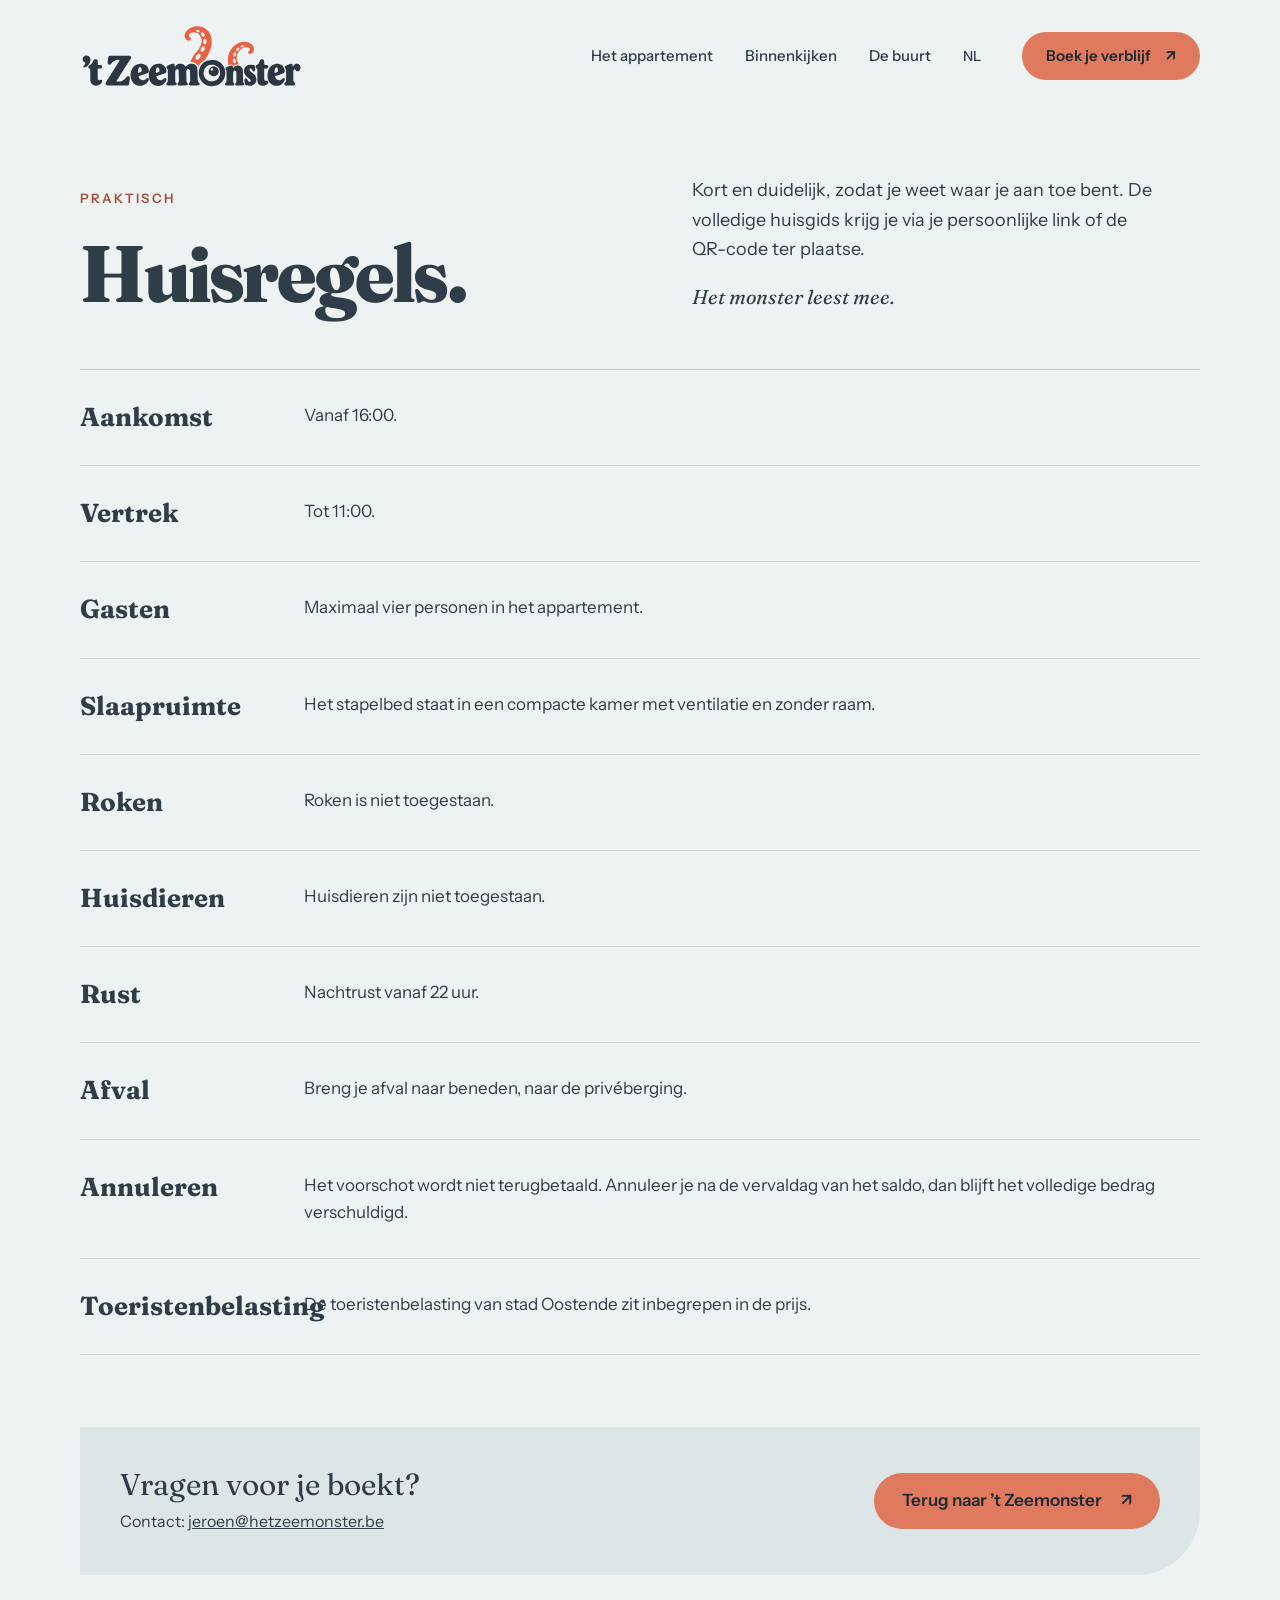
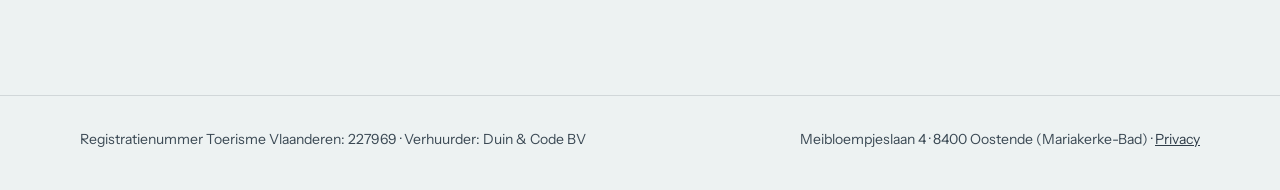
<file: custom_components/gastpagina/site/huisregels.html>
<!doctype html>
<html lang="nl">
<head>
<meta charset="utf-8">
<meta name="viewport" content="width=device-width, initial-scale=1">
<title>’t Zeemonster · huisregels</title>
<link rel="icon" href="img/logo.svg" type="image/svg+xml">
<link rel="stylesheet" href="css/site.css">
</head>
<body>
<div style="background: #EDF2F2; color: #2F3D49; font-family: 'Instrument Sans', 'Helvetica Neue', system-ui, sans-serif; font-size: 16px; line-height: 1.6; -webkit-font-smoothing: antialiased">
<header class="zm-wrap" style="max-width: 1440px; margin: 0 auto; box-sizing: border-box; height: 112px; padding: 0 80px; display: flex; align-items: center; justify-content: space-between; gap: 32px">
<a href="./" aria-label="’t Zeemonster, naar de homepage" style="display: block; width: 224px; flex-shrink: 0"><img src="img/logo.svg" alt="’t Zeemonster" style="display: block; width: 100%; height: auto"></a>
<nav aria-label="Hoofdnavigatie" style="display: flex; align-items: center; gap: 40px">
<div class="zm-nav-links" style="display: flex; align-items: center; gap: 32px; font-size: 15px; font-weight: 500">
<a href="./#appartement" style="text-decoration: none">Het appartement</a>
<a href="./#binnenkijken" style="text-decoration: none">Binnenkijken</a>
<a href="./#buurt" style="text-decoration: none">De buurt</a>
<span aria-label="Taal: Nederlands" style="font-size: 14px; letter-spacing: .04em">NL</span>
</div>
<a class="zm-btn" href="./#boeken" style="display: inline-flex; align-items: center; gap: 14px; min-height: 48px; box-sizing: border-box; padding: 0 24px; border-radius: 999px; background: #E07A5F; color: #1E2A34; font-size: 15px; font-weight: 600; text-decoration: none; white-space: nowrap">Boek je verblijf <span aria-hidden="true">↗</span></a>
</nav>
</header>
<main class="zm-wrap" style="max-width: 1440px; margin: 0 auto; box-sizing: border-box; padding: 64px 80px 120px">
<div style="display: grid; grid-template-columns: repeat(auto-fit, minmax(min(420px, 100%), 1fr)); gap: 24px 104px; align-items: end; padding-bottom: 56px; border-bottom: 1px solid rgba(47,61,73,.2)">
<div>
<p style="margin: 0 0 24px; font-size: 13px; font-weight: 600; letter-spacing: .16em; text-transform: uppercase; color: #A6503A">Praktisch</p>
<h1 style="margin: 0; font-family: 'Fraunces', Georgia, serif; font-variation-settings: 'SOFT' 30, 'WONK' 0; font-weight: 800; font-size: 80px; line-height: 1; letter-spacing: -0.03em">Huisregels.</h1>
</div>
<div style="display: flex; flex-direction: column; gap: 16px">
<p style="margin: 0; max-width: 460px; font-size: 18px; line-height: 1.65">Kort en duidelijk, zodat je weet waar je aan toe bent. De volledige huisgids krijg je via je persoonlijke link of de QR-code ter plaatse.</p>
<p style="margin: 0; font-family: 'Fraunces', Georgia, serif; font-style: italic; font-size: 20px">Het monster leest mee.</p>
</div>
</div>
<dl style="margin: 0; display: grid; grid-template-columns: repeat(auto-fit, minmax(min(560px, 100%), 1fr)); column-gap: 104px">
<div style="display: grid; grid-template-columns: minmax(0, 200px) minmax(0, 1fr); gap: 24px; padding: 32px 0; border-bottom: 1px solid rgba(47,61,73,.15)">
<dt style="font-family: 'Fraunces', Georgia, serif; font-variation-settings: 'SOFT' 30, 'WONK' 0; font-weight: 700; font-size: 26px; line-height: 1.2">Aankomst</dt>
<dd style="margin: 0; font-size: 17px">Vanaf 16:00.</dd>
</div>
<div style="display: grid; grid-template-columns: minmax(0, 200px) minmax(0, 1fr); gap: 24px; padding: 32px 0; border-bottom: 1px solid rgba(47,61,73,.15)">
<dt style="font-family: 'Fraunces', Georgia, serif; font-variation-settings: 'SOFT' 30, 'WONK' 0; font-weight: 700; font-size: 26px; line-height: 1.2">Vertrek</dt>
<dd style="margin: 0; font-size: 17px">Tot 11:00.</dd>
</div>
<div style="display: grid; grid-template-columns: minmax(0, 200px) minmax(0, 1fr); gap: 24px; padding: 32px 0; border-bottom: 1px solid rgba(47,61,73,.15)">
<dt style="font-family: 'Fraunces', Georgia, serif; font-variation-settings: 'SOFT' 30, 'WONK' 0; font-weight: 700; font-size: 26px; line-height: 1.2">Gasten</dt>
<dd style="margin: 0; font-size: 17px">Maximaal vier personen in het appartement.</dd>
</div>
<div style="display: grid; grid-template-columns: minmax(0, 200px) minmax(0, 1fr); gap: 24px; padding: 32px 0; border-bottom: 1px solid rgba(47,61,73,.15)">
<dt style="font-family: 'Fraunces', Georgia, serif; font-variation-settings: 'SOFT' 30, 'WONK' 0; font-weight: 700; font-size: 26px; line-height: 1.2">Slaapruimte</dt>
<dd style="margin: 0; font-size: 17px">Het stapelbed staat in een compacte kamer met ventilatie en zonder raam.</dd>
</div>
<div style="display: grid; grid-template-columns: minmax(0, 200px) minmax(0, 1fr); gap: 24px; padding: 32px 0; border-bottom: 1px solid rgba(47,61,73,.15)">
<dt style="font-family: 'Fraunces', Georgia, serif; font-variation-settings: 'SOFT' 30, 'WONK' 0; font-weight: 700; font-size: 26px; line-height: 1.2">Roken</dt>
<dd style="margin: 0; font-size: 17px">Roken is niet toegestaan.</dd>
</div>
<div style="display: grid; grid-template-columns: minmax(0, 200px) minmax(0, 1fr); gap: 24px; padding: 32px 0; border-bottom: 1px solid rgba(47,61,73,.15)">
<dt style="font-family: 'Fraunces', Georgia, serif; font-variation-settings: 'SOFT' 30, 'WONK' 0; font-weight: 700; font-size: 26px; line-height: 1.2">Huisdieren</dt>
<dd style="margin: 0; font-size: 17px">Huisdieren zijn niet toegestaan.</dd>
</div>
<div style="display: grid; grid-template-columns: minmax(0, 200px) minmax(0, 1fr); gap: 24px; padding: 32px 0; border-bottom: 1px solid rgba(47,61,73,.15)">
<dt style="font-family: 'Fraunces', Georgia, serif; font-variation-settings: 'SOFT' 30, 'WONK' 0; font-weight: 700; font-size: 26px; line-height: 1.2">Rust</dt>
<dd style="margin: 0; font-size: 17px">Nachtrust vanaf 22 uur.</dd>
</div>
<div style="display: grid; grid-template-columns: minmax(0, 200px) minmax(0, 1fr); gap: 24px; padding: 32px 0; border-bottom: 1px solid rgba(47,61,73,.15)">
<dt style="font-family: 'Fraunces', Georgia, serif; font-variation-settings: 'SOFT' 30, 'WONK' 0; font-weight: 700; font-size: 26px; line-height: 1.2">Afval</dt>
<dd style="margin: 0; font-size: 17px">Breng je afval naar beneden, naar de privéberging.</dd>
</div>
<div style="display: grid; grid-template-columns: minmax(0, 200px) minmax(0, 1fr); gap: 24px; padding: 32px 0; border-bottom: 1px solid rgba(47,61,73,.15)">
<dt style="font-family: 'Fraunces', Georgia, serif; font-variation-settings: 'SOFT' 30, 'WONK' 0; font-weight: 700; font-size: 26px; line-height: 1.2">Annuleren</dt>
<dd style="margin: 0; font-size: 17px">Het voorschot wordt niet terugbetaald. Annuleer je na de vervaldag van het saldo, dan blijft het volledige bedrag verschuldigd.</dd>
</div>
<div style="display: grid; grid-template-columns: minmax(0, 200px) minmax(0, 1fr); gap: 24px; padding: 32px 0; border-bottom: 1px solid rgba(47,61,73,.15)">
<dt style="font-family: 'Fraunces', Georgia, serif; font-variation-settings: 'SOFT' 30, 'WONK' 0; font-weight: 700; font-size: 26px; line-height: 1.2">Toeristenbelasting</dt>
<dd style="margin: 0; font-size: 17px">De toeristenbelasting van stad Oostende zit inbegrepen in de prijs.</dd>
</div>
</dl>
<div id="contact" style="margin-top: 72px; box-sizing: border-box; padding: 40px; background: #DCE6E7; border-radius: 0 0 64px 0; display: flex; justify-content: space-between; align-items: center; gap: 24px; flex-wrap: wrap">
<div style="display: flex; flex-direction: column; gap: 6px">
<p style="margin: 0; font-family: 'Fraunces', Georgia, serif; font-size: 30px; line-height: 1.2">Vragen voor je boekt?</p>
<p style="margin: 0; font-size: 16px">Contact: <a href="mailto:jeroen@hetzeemonster.be">jeroen@hetzeemonster.be</a></p>
</div>
<a class="zm-btn" href="./" style="display: inline-flex; align-items: center; gap: 18px; min-height: 56px; box-sizing: border-box; padding: 0 28px; border-radius: 999px; background: #E07A5F; color: #1E2A34; font-size: 17px; font-weight: 600; text-decoration: none">Terug naar ’t Zeemonster <span aria-hidden="true">↗</span></a>
</div>
</main>
<footer style="border-top: 1px solid rgba(47,61,73,.15)">
<div class="zm-wrap" style="max-width: 1440px; margin: 0 auto; box-sizing: border-box; padding: 32px 80px 40px; display: flex; justify-content: space-between; gap: 16px; flex-wrap: wrap; font-size: 14px; color: #3B4954">
<span>Registratienummer Toerisme Vlaanderen: 227969 · Verhuurder: Duin &amp; Code BV</span>
<span>Meibloempjeslaan 4 · 8400 Oostende (Mariakerke-Bad) · <a href="privacy.html">Privacy</a></span>
</div>
</footer>
</div>
</body>
</html>
</file>
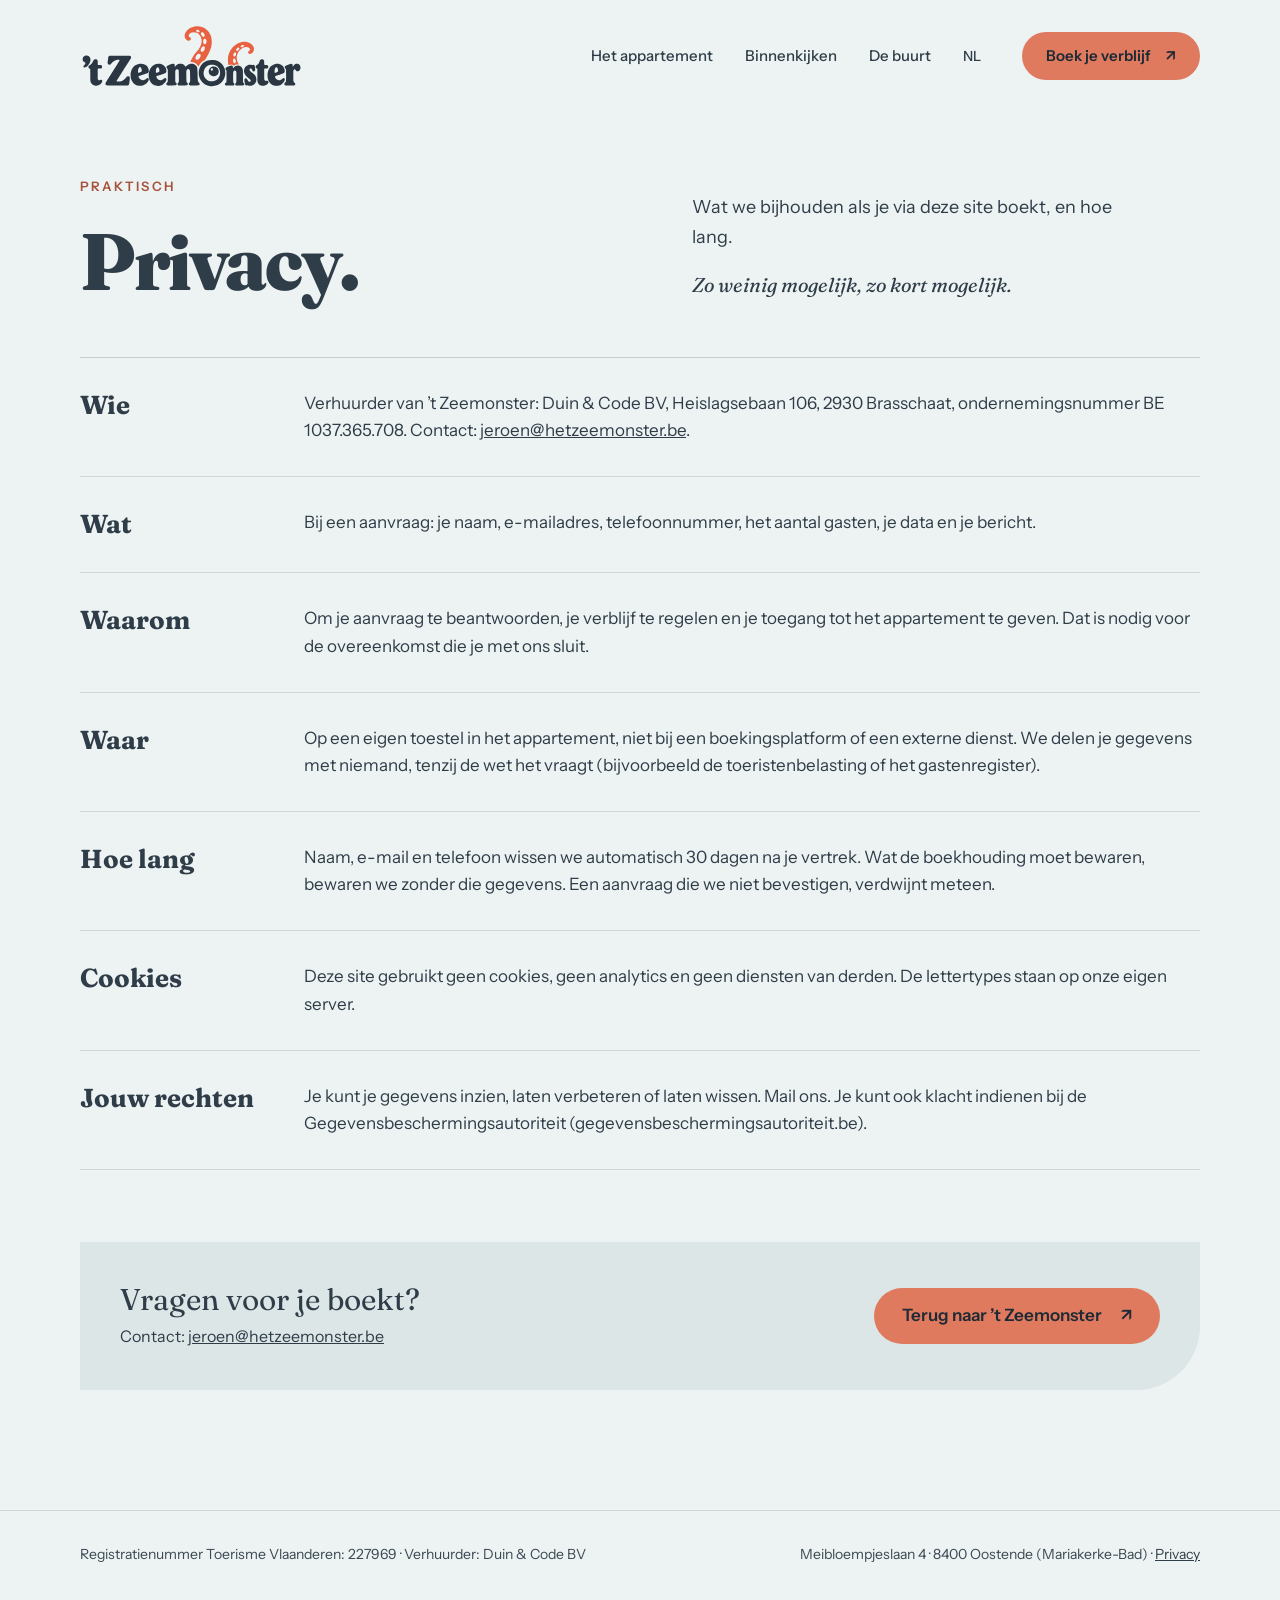
<file: custom_components/gastpagina/site/privacy.html>
<!doctype html>
<html lang="nl">
<head>
<meta charset="utf-8">
<meta name="viewport" content="width=device-width, initial-scale=1">
<title>’t Zeemonster · privacy</title>
<link rel="icon" href="img/logo.svg" type="image/svg+xml">
<link rel="stylesheet" href="css/site.css">
</head>
<body>
<div style="background: #EDF2F2; color: #2F3D49; font-family: 'Instrument Sans', 'Helvetica Neue', system-ui, sans-serif; font-size: 16px; line-height: 1.6; -webkit-font-smoothing: antialiased">
<header class="zm-wrap" style="max-width: 1440px; margin: 0 auto; box-sizing: border-box; height: 112px; padding: 0 80px; display: flex; align-items: center; justify-content: space-between; gap: 32px">
<a href="./" aria-label="’t Zeemonster, naar de homepage" style="display: block; width: 224px; flex-shrink: 0"><img src="img/logo.svg" alt="’t Zeemonster" style="display: block; width: 100%; height: auto"></a>
<nav aria-label="Hoofdnavigatie" style="display: flex; align-items: center; gap: 40px">
<div class="zm-nav-links" style="display: flex; align-items: center; gap: 32px; font-size: 15px; font-weight: 500">
<a href="./#appartement" style="text-decoration: none">Het appartement</a>
<a href="./#binnenkijken" style="text-decoration: none">Binnenkijken</a>
<a href="./#buurt" style="text-decoration: none">De buurt</a>
<span aria-label="Taal: Nederlands" style="font-size: 14px; letter-spacing: .04em">NL</span>
</div>
<a class="zm-btn" href="./#boeken" style="display: inline-flex; align-items: center; gap: 14px; min-height: 48px; box-sizing: border-box; padding: 0 24px; border-radius: 999px; background: #E07A5F; color: #1E2A34; font-size: 15px; font-weight: 600; text-decoration: none; white-space: nowrap">Boek je verblijf <span aria-hidden="true">↗</span></a>
</nav>
</header>
<main class="zm-wrap" style="max-width: 1440px; margin: 0 auto; box-sizing: border-box; padding: 64px 80px 120px">
<div style="display: grid; grid-template-columns: repeat(auto-fit, minmax(min(420px, 100%), 1fr)); gap: 24px 104px; align-items: end; padding-bottom: 56px; border-bottom: 1px solid rgba(47,61,73,.2)">
<div>
<p style="margin: 0 0 24px; font-size: 13px; font-weight: 600; letter-spacing: .16em; text-transform: uppercase; color: #A6503A">Praktisch</p>
<h1 style="margin: 0; font-family: 'Fraunces', Georgia, serif; font-variation-settings: 'SOFT' 30, 'WONK' 0; font-weight: 800; font-size: 80px; line-height: 1; letter-spacing: -0.03em">Privacy.</h1>
</div>
<div style="display: flex; flex-direction: column; gap: 16px">
<p style="margin: 0; max-width: 460px; font-size: 18px; line-height: 1.65">Wat we bijhouden als je via deze site boekt, en hoe lang.</p>
<p style="margin: 0; font-family: 'Fraunces', Georgia, serif; font-style: italic; font-size: 20px">Zo weinig mogelijk, zo kort mogelijk.</p>
</div>
</div>
<dl style="margin: 0; display: grid; grid-template-columns: repeat(auto-fit, minmax(min(560px, 100%), 1fr)); column-gap: 104px">
<div style="display: grid; grid-template-columns: minmax(0, 200px) minmax(0, 1fr); gap: 24px; padding: 32px 0; border-bottom: 1px solid rgba(47,61,73,.15)">
<dt style="font-family: 'Fraunces', Georgia, serif; font-variation-settings: 'SOFT' 30, 'WONK' 0; font-weight: 700; font-size: 26px; line-height: 1.2">Wie</dt>
<dd style="margin: 0; font-size: 17px">Verhuurder van ’t Zeemonster: Duin &amp; Code BV, Heislagsebaan 106, 2930 Brasschaat, ondernemingsnummer BE 1037.365.708. Contact: <a href="mailto:jeroen@hetzeemonster.be">jeroen@hetzeemonster.be</a>.</dd>
</div>
<div style="display: grid; grid-template-columns: minmax(0, 200px) minmax(0, 1fr); gap: 24px; padding: 32px 0; border-bottom: 1px solid rgba(47,61,73,.15)">
<dt style="font-family: 'Fraunces', Georgia, serif; font-variation-settings: 'SOFT' 30, 'WONK' 0; font-weight: 700; font-size: 26px; line-height: 1.2">Wat</dt>
<dd style="margin: 0; font-size: 17px">Bij een aanvraag: je naam, e-mailadres, telefoonnummer, het aantal gasten, je data en je bericht.</dd>
</div>
<div style="display: grid; grid-template-columns: minmax(0, 200px) minmax(0, 1fr); gap: 24px; padding: 32px 0; border-bottom: 1px solid rgba(47,61,73,.15)">
<dt style="font-family: 'Fraunces', Georgia, serif; font-variation-settings: 'SOFT' 30, 'WONK' 0; font-weight: 700; font-size: 26px; line-height: 1.2">Waarom</dt>
<dd style="margin: 0; font-size: 17px">Om je aanvraag te beantwoorden, je verblijf te regelen en je toegang tot het appartement te geven. Dat is nodig voor de overeenkomst die je met ons sluit.</dd>
</div>
<div style="display: grid; grid-template-columns: minmax(0, 200px) minmax(0, 1fr); gap: 24px; padding: 32px 0; border-bottom: 1px solid rgba(47,61,73,.15)">
<dt style="font-family: 'Fraunces', Georgia, serif; font-variation-settings: 'SOFT' 30, 'WONK' 0; font-weight: 700; font-size: 26px; line-height: 1.2">Waar</dt>
<dd style="margin: 0; font-size: 17px">Op een eigen toestel in het appartement, niet bij een boekingsplatform of een externe dienst. We delen je gegevens met niemand, tenzij de wet het vraagt (bijvoorbeeld de toeristenbelasting of het gastenregister).</dd>
</div>
<div style="display: grid; grid-template-columns: minmax(0, 200px) minmax(0, 1fr); gap: 24px; padding: 32px 0; border-bottom: 1px solid rgba(47,61,73,.15)">
<dt style="font-family: 'Fraunces', Georgia, serif; font-variation-settings: 'SOFT' 30, 'WONK' 0; font-weight: 700; font-size: 26px; line-height: 1.2">Hoe lang</dt>
<dd style="margin: 0; font-size: 17px">Naam, e-mail en telefoon wissen we automatisch 30 dagen na je vertrek. Wat de boekhouding moet bewaren, bewaren we zonder die gegevens. Een aanvraag die we niet bevestigen, verdwijnt meteen.</dd>
</div>
<div style="display: grid; grid-template-columns: minmax(0, 200px) minmax(0, 1fr); gap: 24px; padding: 32px 0; border-bottom: 1px solid rgba(47,61,73,.15)">
<dt style="font-family: 'Fraunces', Georgia, serif; font-variation-settings: 'SOFT' 30, 'WONK' 0; font-weight: 700; font-size: 26px; line-height: 1.2">Cookies</dt>
<dd style="margin: 0; font-size: 17px">Deze site gebruikt geen cookies, geen analytics en geen diensten van derden. De lettertypes staan op onze eigen server.</dd>
</div>
<div style="display: grid; grid-template-columns: minmax(0, 200px) minmax(0, 1fr); gap: 24px; padding: 32px 0; border-bottom: 1px solid rgba(47,61,73,.15)">
<dt style="font-family: 'Fraunces', Georgia, serif; font-variation-settings: 'SOFT' 30, 'WONK' 0; font-weight: 700; font-size: 26px; line-height: 1.2">Jouw rechten</dt>
<dd style="margin: 0; font-size: 17px">Je kunt je gegevens inzien, laten verbeteren of laten wissen. Mail ons. Je kunt ook klacht indienen bij de Gegevensbeschermingsautoriteit (gegevensbeschermingsautoriteit.be).</dd>
</div>
</dl>
<div id="contact" style="margin-top: 72px; box-sizing: border-box; padding: 40px; background: #DCE6E7; border-radius: 0 0 64px 0; display: flex; justify-content: space-between; align-items: center; gap: 24px; flex-wrap: wrap">
<div style="display: flex; flex-direction: column; gap: 6px">
<p style="margin: 0; font-family: 'Fraunces', Georgia, serif; font-size: 30px; line-height: 1.2">Vragen voor je boekt?</p>
<p style="margin: 0; font-size: 16px">Contact: <a href="mailto:jeroen@hetzeemonster.be">jeroen@hetzeemonster.be</a></p>
</div>
<a class="zm-btn" href="./" style="display: inline-flex; align-items: center; gap: 18px; min-height: 56px; box-sizing: border-box; padding: 0 28px; border-radius: 999px; background: #E07A5F; color: #1E2A34; font-size: 17px; font-weight: 600; text-decoration: none">Terug naar ’t Zeemonster <span aria-hidden="true">↗</span></a>
</div>
</main>
<footer style="border-top: 1px solid rgba(47,61,73,.15)">
<div class="zm-wrap" style="max-width: 1440px; margin: 0 auto; box-sizing: border-box; padding: 32px 80px 40px; display: flex; justify-content: space-between; gap: 16px; flex-wrap: wrap; font-size: 14px; color: #3B4954">
<span>Registratienummer Toerisme Vlaanderen: 227969 · Verhuurder: Duin &amp; Code BV</span>
<span>Meibloempjeslaan 4 · 8400 Oostende (Mariakerke-Bad) · <a href="privacy.html">Privacy</a></span>
</div>
</footer>
</div>
</body>
</html>
</file>
<file: custom_components/gastpagina/site/css/site.css>
/* ’t Zeemonster — website. Fonts are self-hosted (SIL OFL, see /fonts). */
@font-face{font-family:"Fraunces";src:url("../fonts/fraunces.woff2") format("woff2");font-weight:100 900;font-style:normal;font-display:swap}
@font-face{font-family:"Fraunces";src:url("../fonts/fraunces-italic.woff2") format("woff2");font-weight:100 900;font-style:italic;font-display:swap}
@font-face{font-family:"Instrument Sans";src:url("../fonts/instrument.woff2") format("woff2");font-weight:400 700;font-stretch:75% 100%;font-style:normal;font-display:swap}

body{margin:0;background:#EDF2F2;overflow-x:hidden}
a{color:#2F3D49}a:hover{color:#A6503A}
:focus-visible{outline:2px solid #A6503A;outline-offset:4px}
.zm-btn{transition:background-color .2s ease, transform .2s ease}
.zm-btn:hover{background:#E58A71 !important;color:#1E2A34 !important}
.zm-btn:active{transform:translateY(1px)}
.zm-btn[disabled]{opacity:.55;cursor:wait}
.zm-link{transition:border-color .2s ease}
.zm-link:hover{border-color:#2F3D49 !important;color:#2F3D49 !important}
.zm-nav a:hover{color:#A6503A}
.zm-ph img{transition:transform .6s ease}
.zm-ph:hover img{transform:scale(1.015)}
[data-mv]{transition:opacity .6s ease}
@keyframes zmUp{from{opacity:0;transform:translateY(14px)}to{opacity:1;transform:none}}
.zm-in{animation:zmUp .9s cubic-bezier(.2,.7,.2,1) both}
.zm-in2{animation:zmUp .9s .15s cubic-bezier(.2,.7,.2,1) both}
@keyframes zmWave{from{transform:translateX(0)}to{transform:translateX(-720px)}}
@supports (animation-timeline: view()){@media (prefers-reduced-motion: no-preference){.zm-wave{animation:zmWave linear both;animation-timeline:view();animation-range:cover 0% cover 100%}}}
@keyframes zmEmerge{0%{transform:translateX(-84px) rotate(0)}70%{transform:translateX(6px) rotate(14deg)}100%{transform:translateX(0) rotate(10deg)}}
.zm-emerge{transform:rotate(10deg);animation:zmEmerge 1.1s 1s cubic-bezier(.3,.7,.3,1) both}
.zm-hero-photo:hover .zm-emerge{transform:translateX(-30px) rotate(0);animation:none;transition:transform .4s ease}
.gp-peek{opacity:0;animation:gpPeek 18s infinite;transform-box:fill-box;transform-origin:center bottom}.gp-p2{animation-delay:3s}.gp-p3{animation-delay:6s}.gp-p4{animation-delay:9s}.gp-p5{animation-delay:12s}.gp-p6{animation-delay:15s}@keyframes gpPeek{0%,2%{opacity:1;transform:translateX(-42px) rotate(-6deg)}5%,11%{opacity:1;transform:translateX(0) rotate(4deg)}14%,100%{opacity:1;transform:translateX(-42px) rotate(-6deg)}}@media(prefers-reduced-motion:reduce){.gp-peek{animation:none;opacity:0}.gp-p3{opacity:1}}
.ln-eye{transform-box:fill-box;transform-origin:center;animation:lnBlink 4s infinite}@keyframes lnBlink{0%,49%,55%,100%{transform:scaleY(1)}52%{transform:scaleY(.1)}}@media(prefers-reduced-motion:reduce){.ln-eye{animation:none}}
.kw-peek{animation:kwPeek 7s ease-in-out infinite;transform-box:fill-box;transform-origin:center}.kw-eyes{animation:kwBlink 7s infinite;transform-box:fill-box;transform-origin:center}@keyframes kwPeek{0%,12%,92%,100%{transform:translateX(-48px);opacity:0}25%,75%{transform:translateX(0);opacity:1}}@keyframes kwBlink{0%,48%,54%,100%{transform:scaleY(1)}51%{transform:scaleY(.1)}}@media(prefers-reduced-motion:reduce){.kw-peek,.kw-eyes{animation:none}}
.station-eyes{transform-box:fill-box;transform-origin:center;animation:station-blink 5.5s infinite}@keyframes station-blink{0%,45%,51%,100%{transform:scaleY(1)}48%{transform:scaleY(.1)}}@media(prefers-reduced-motion:reduce){.station-eyes{animation:none}}.zm-station text{font-family:"Instrument Sans",system-ui,sans-serif;font-size:15px;fill:#2F3D49}@keyframes zmTram{from{transform:translateX(-120px)}to{transform:translateX(140px)}}@supports (animation-timeline: view()){@media (prefers-reduced-motion: no-preference){.zm-tram{animation:zmTram linear both;animation-timeline:view();animation-range:entry 20% exit 60%}}}
@media (prefers-reduced-motion: reduce){.zm-emerge{animation:none}.zm-in,.zm-in2{animation:none}.zm-ph img,.zm-btn{transition:none}}
@media (max-width: 760px){
.zm-wrap{padding-left:24px !important;padding-right:24px !important}
.zm-nav-links{display:none !important}
.zm-hero{flex-direction:column !important;min-height:0 !important}
.zm-hero-photo{position:relative !important;width:100% !important;height:420px !important;clip-path:none !important}
.zm-hero-copy{width:auto !important;padding:40px 24px 48px !important}
.zm-hero-copy h1{font-size:44px !important}
.zm-split{flex-direction:column !important;min-height:0 !important}
.zm-split-photo{position:relative !important;width:100% !important;height:380px !important}
.zm-split-photo img{clip-path:none !important}
.zm-split-copy{width:auto !important;padding:48px 24px 64px !important}
.zm-facts{grid-template-columns:1fr 1fr !important;row-gap:16px !important}
.zm-g12>*{grid-column:1 / -1 !important}
.zm-g12>figure{margin-top:0 !important}
.zm-g12>div{grid-column:1 / -1 !important}
.zm-nelle{display:none !important}
.zm-kamerfotos{grid-template-columns:1fr !important;aspect-ratio:auto !important;gap:8px}
.zm-kamerfotos>img,.zm-kamerfotos>div,.zm-kamerfotos>button{height:240px}
.zm-pilaren{display:none}
.zm-bleed{margin:0 -24px !important}
.zm-kamerfotos{margin:0 -24px !important}
.zm-col-txt{margin:32px 0 0 !important}
.zm-hero-peek{display:none !important}
.zm-col-txt{display:flex !important;flex-direction:column !important;gap:24px}
.zm-col-txt>div{padding:0 !important}
.zm-pano{margin:0 !important}
.zm-logo{width:150px !important}
.zm-nav{margin-top:0 !important}
.zm-tent{display:none !important}
#binnenkijken h2{font-size:44px !important}
.zm-two{grid-template-columns:1fr !important}
#binnenkijken .zm-ph img{height:240px !important}
#buurt h2{font-size:48px !important;height:auto !important}
.zm-2027{grid-template-columns:1fr !important}
.zm-form-grid{grid-template-columns:1fr !important}
.zm-viewer{padding:16px !important}
}
.zm-tent{transform-origin:50% 0}@media (prefers-reduced-motion: no-preference){.zm-tent{animation:zmTent 5s ease-in-out infinite}}@keyframes zmTent{0%,100%{transform:rotate(-3deg)}50%{transform:rotate(4deg)}}
.st-peek{transform:translateY(34px)}@media (prefers-reduced-motion: no-preference){.st-peek{animation:stPeek 12s ease-in-out infinite}.st-peek-0{animation-delay:0s}.st-peek-1{animation-delay:2s}.st-peek-2{animation-delay:4s}.st-peek-3{animation-delay:6s}.st-peek-4{animation-delay:8s}.st-peek-5{animation-delay:10s}}@media (prefers-reduced-motion: reduce){.st-peek-0{transform:translateY(9px)}}@keyframes stPeek{0%{transform:translateY(34px)}4%,13%{transform:translateY(9px)}17%,100%{transform:translateY(34px)}}
.ln-wpeek{transform:translateY(40px)}@media (prefers-reduced-motion: no-preference){.ln-wpeek{animation:lnWin 15s ease-in-out infinite}.ln-w0{animation-delay:0s}.ln-w1{animation-delay:3s}.ln-w2{animation-delay:6s}.ln-w3{animation-delay:9s}.ln-w4{animation-delay:12s}}@media (prefers-reduced-motion: reduce){.ln-w2{transform:translateY(11px)}}@keyframes lnWin{0%{transform:translate(-6px,40px)}5%{transform:translate(-4px,11px)}12%{transform:translate(5px,11px)}17%{transform:translate(5px,40px)}100%{transform:translate(5px,40px)}}
.zm-nav-links a,.zm-nav-links span,.zm-btn{white-space:nowrap}
@media (min-width: 761px) and (max-width: 1279px){
.zm-logo{width:clamp(200px,22vw,320px) !important}
.zm-nav{gap:16px !important}
.zm-nav-links{gap:18px !important;padding:0 18px !important;font-size:15px !important}
.zm-split-photo{width:calc(100% - 500px) !important}
.zm-split-copy{width:400px !important;padding-right:48px !important}
.zm-split-copy h2{font-size:48px !important}
.zm-tent{width:150px !important;right:24px !important}
}
@media (max-width: 760px){.zm-nelle svg{height:auto !important;width:100% !important}}
@media (min-width: 1441px){
.zm-hero,.zm-split{max-width:none !important}
.zm-hero-photo{width:calc(50vw + 302px) !important}
.zm-hero-copy{padding-left:calc(50vw - 640px) !important}
.zm-split-photo{width:calc(50vw + 173px) !important}
.zm-split-copy{padding-right:calc(50vw - 640px) !important}
.zm-tent{right:calc(50vw - 656px) !important}
.zm-bleed{margin-left:calc(640px - 50vw) !important}
}
@media (min-width: 761px) and (max-width: 1023px){
.zm-wrap{padding-left:40px !important;padding-right:40px !important}
.zm-nav-links span{display:none !important}
.zm-nav-links{gap:14px !important;padding:0 14px !important;font-size:14px !important}
.zm-nav .zm-btn{padding:0 16px !important;font-size:14px !important}
.zm-logo{width:180px !important}
.zm-hero-copy{width:300px !important;padding-left:40px !important}
.zm-hero-copy h1{font-size:60px !important}
.zm-hero-photo{width:calc(100% - 260px) !important}
.zm-split-photo{width:calc(100% - 420px) !important}
.zm-split-copy{width:340px !important;padding-right:40px !important}
.zm-split-copy h2{font-size:42px !important}
.zm-tent{width:120px !important}
}
html,body{overflow-x:clip}

/* Booking form */
.zm-field{display:flex;flex-direction:column;gap:8px;font-size:14px;font-weight:600}
.zm-input{min-height:52px;box-sizing:border-box;padding:0 14px;border:1.5px solid rgba(47,61,73,.45);border-radius:12px;background:#FFFFFF;font:500 16px "Instrument Sans",system-ui,sans-serif;color:#2F3D49;width:100%}
textarea.zm-input{padding:12px 14px;min-height:96px;resize:vertical}
.zm-input:invalid:not(:placeholder-shown){border-color:#A6503A}
.zm-hp{position:absolute !important;left:-10000px !important;width:1px;height:1px;overflow:hidden}
.zm-msg{margin:0;font-size:15px;line-height:1.5;min-height:1.5em}
.zm-msg[data-kind="fout"]{color:#A6503A;font-weight:600}
.zm-msg[data-kind="ok"]{color:#24394A;font-weight:600}
.zm-price{margin:0;padding:16px 18px;border-radius:12px;background:#EDF2F2;font-size:15px}
.zm-price dl{margin:0;display:grid;grid-template-columns:1fr auto;gap:4px 16px}
.zm-price dd{margin:0;text-align:right}
.zm-price dl{column-gap:0}.zm-price dt{padding-right:16px}.zm-price .zm-total{font-weight:700;border-top:1px solid rgba(47,61,73,.2);padding-top:6px;margin-top:4px}
.zm-contact[hidden],.zm-price[hidden]{display:none}
.zm-viewer[hidden]{display:none !important}
</file>
